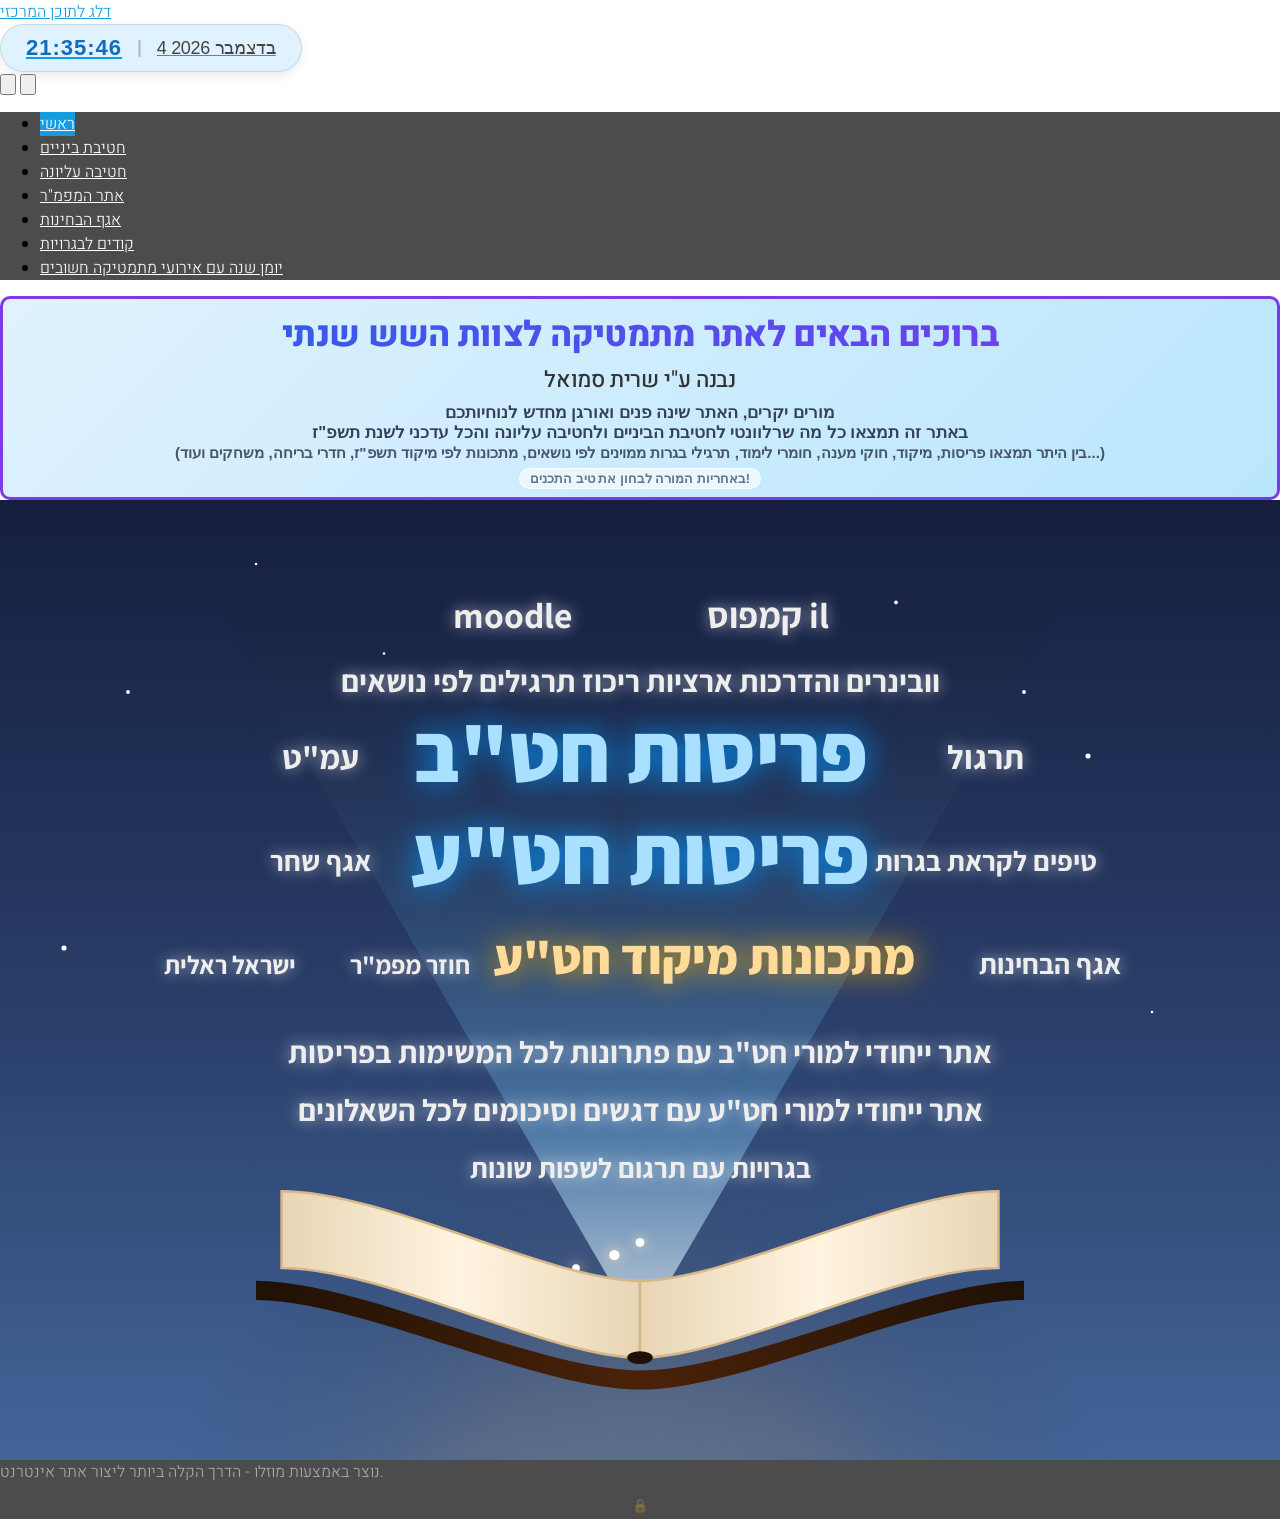
<file: index.html>
<!doctype html>

<html lang="he">

    <head>

        <title>לצוות השש שנתי מאת שרית סמואל - ראשי</title>


    <link rel="canonical" href="index.html">




        <link rel="preconnect" href="https://dss4hwpyv4qfp.cloudfront.net"><link rel="preconnect" href="https://site-1101069.mozfiles.com">
        <meta charset="utf-8" />
        <meta name="viewport" content="width=device-width,initial-scale=1.0,maximum-scale=1.0" />

        <link href="https://dss4hwpyv4qfp.cloudfront.net/designs/_shared/fonts/?family=Open+Sans:regular,italic,600,700&subset=latin,latin-ext,cyrillic" rel="stylesheet" type="text/css" />
        <link rel="stylesheet" href="https://dss4hwpyv4qfp.cloudfront.net/designs/_shared/css/layout-shared.css?v=2.837" type="text/css" />
        <link rel="stylesheet" href="https://dss4hwpyv4qfp.cloudfront.net/designs/_shared/css/legacy-v1.css?v=2.837" type="text/css" />
        <link rel="stylesheet" href="https://dss4hwpyv4qfp.cloudfront.net/designs/clarity/css/layout.css?v=2.837" type="text/css" />
        <link rel="stylesheet" href="https://dss4hwpyv4qfp.cloudfront.net/designs/clarity/css/editable.css?v=2.837" type="text/css" />

        <link href="favicon.png" rel="shortcut icon">
<link href="favicon.png" rel="apple-touch-icon">        
                <script src="https://dss4hwpyv4qfp.cloudfront.net/libs/js/jquery/2.2.4/jquery.min.js" ></script>
            <script src="https://dss4hwpyv4qfp.cloudfront.net/libs/js/bannerplay/jquery.bannerplay.js?v=2.837" defer></script>
            <script src="https://dss4hwpyv4qfp.cloudfront.net/libs/js/responsivevideos/jquery.responsivevideos.js?v=2.837" defer></script>
            <script src="https://dss4hwpyv4qfp.cloudfront.net/designs/_shared/js/bookings.js?v=2.837" defer></script>
            <script src="https://dss4hwpyv4qfp.cloudfront.net/designs/_shared/js/designfx.js?v=2.837" defer></script>
            <script src="https://dss4hwpyv4qfp.cloudfront.net/libs/js/mozlive.js?v=2.837" ></script>
            <script>var FRONTEND_CDN = 'https://dss4hwpyv4qfp.cloudfront.net';</script>



            <script>
                var mozCatalogUser = {
                    isLoggedIn: 0,
                    favorites: []
                }
            </script>
            

    

    <script src="https://dss4hwpyv4qfp.cloudfront.net/m/localize/menu/he/?v=2.837" defer></script>
<script src="https://dss4hwpyv4qfp.cloudfront.net/m/localize/cart/he/?v=2.837" defer></script>
<script src="https://dss4hwpyv4qfp.cloudfront.net/libs/js/component/cart.js?v=2.837" defer></script>
<script src="https://dss4hwpyv4qfp.cloudfront.net/libs/js/component/variants.js?v=2.837" defer></script>
<script src="https://dss4hwpyv4qfp.cloudfront.net/libs/js/component/filter.js?v=2.837" defer></script>

            <script>
                var mozPageMozApi = {"language":"he","page":"page"}
            </script>
            



    <!-- Global site tag (gtag.js) - Google Analytics -->
    <script async src="https://www.googletagmanager.com/gtag/js?id=G-GXEQGFCYLR"></script>
    <script>
        window.dataLayer = window.dataLayer || [];
        function gtag(){dataLayer.push(arguments);}
        gtag('js', new Date());
        if (window.mozCookieNotificationUsed) {
            gtag('consent', 'default', {
                'analytics_storage': window.mozAllowStatisticsCookies ? 'granted' : 'denied',
                'ad_storage': window.mozAllowMarketingCookies ? 'granted' : 'denied',
                'ad_user_data': window.mozAllowMarketingCookies ? 'granted' : 'denied',
                'ad_personalization': window.mozAllowMarketingCookies ? 'granted' : 'denied'
            });
        }
        gtag('config', 'G-GXEQGFCYLR');
    </script>

            <link rel="preconnect" href="https://fonts.googleapis.com">
    <link rel="preconnect" href="https://fonts.gstatic.com" crossorigin>
    <link href="https://fonts.googleapis.com/css?family=Heebo:300,500,800&subset=latin,latin-ext,cyrillic,hebrew&display=swap" rel="stylesheet" type="text/css" />
            <style class="mz_customizer_style customizer">
                                                                            #top { border-top-color :  #159ce0  }
                                                                                                                            #title .mz_wysiwyg { color :  #000000  }
                                                                                                                            #menu, #menu ul ul { background-color :  #4c4c4c  }
                                                                                                                            #menu > ul > li.selected > a, #menu ul ul li a:hover, #submenu li:hover > a, #submenu li.selected > a { background-color :  #159ce0  }
                                                                                                                                                #menu ul li a, #menu ul ul li a { border-color :  #666666  }
                                                                                                                            #menu ul li a, #menu ul ul li a, #menu ul ul li a:hover, #submenu li:hover > a, #submenu li.selected > a, #menu ul li > a:hover, #menu ul li.selected > a { color :  #ffffff  }
                                                                                                                            #languages li > a { color :  #cfcfcf  }
                                                                                                                            #languages li.selected > a, #languages li > a:hover { background-color :  #eeeeee  }
                                                                                                                            #languages li.selected > a, #languages li > a:hover { color :  #aaaaaa  }
                                                                                                                            a, .mz_editable a, .mz_recentposts a:hover { color :  #159ce0  }
                                                                                                                            a:hover, .mz_editable a:hover { color :  #aaaaaa  }
                                                                                                                            .moze-form .moze-formbutton, .moze-button, .moze-button-large { background-color :  #159ce0  }
                                                                            .moze-button-large.btn-alt-light { border-color :  #159ce0  }
                                                                            .moze-button-large.btn-white, .moze-button.btn-alt, .moze-button-large.btn-alt { color :  #159ce0  }
                                                                                                                            .moze-button:hover, .moze-button-large:hover, .moze-form .moze-formbutton:hover { background-color :  #aaaaaa  }
                                                                                                                            #bigbar-overlay { background-color :  rgba(0, 0, 0, 0.5)  }
                                                                                                                            .bigbar-h1 .mz_wysiwyg, .bigbar-h2 .mz_wysiwyg { color :  #ffffff  }
                                                                                                                            .mz_editable h1, .mz_editable h1.moze-megatitle, .mz_editable h1 a { color :  #333333  }
                                                                                                                            .mz_editable h2, .sidebox h2 { color :  #333333  }
                                                                                                                            .mz_editable h3 { color :  #aaaaaa  }
                                                                                                                            .section-bg-1 { background-color :  #f7f7f7  }
                                                                                                                            .section-bg-2 { background-color :  #159ce0  }
                                                                                                                            .section-bg-3 { background-color :  #4c4c4c  }
                                                                                                                            #bottom { background-color :  #4c4c4c  }
                                                                                                                            #bottom .mz_wysiwyg { color :  #aaaaaa  }
                                                                                                                            #bottom a { color :  #eeeeee  }
                                                                            #bottom .mz_social a { fill :  #eeeeee  }
                                                                                                                            #bottom a:hover { color :  #ffffff  }
                                                                                                                                                                                                                                                                                                                                                                                                                                                    
        @media (forced-colors: active) {
            :root { --color-header :  Canvas  }
            :root { --color-title :  CanvasText  }
            :root { --color-menu-text :  LinkText  }
            :root { --color-menu-text-selected :  CanvasText  }
            :root { --color-menu-accent :  CanvasText  }
            :root { --color-submenu :  Canvas  }
            :root { --color-submenu-text :  LinkText  }
            :root { --color-submenu-text-selected :  CanvasText  }
            :root { --color-submenu-accent :  CanvasText  }
            :root { --color-link :  LinkText  }
            :root { --color-button :  ButtonFace  }
            :root { --color-button-text :  ButtonText  }
            :root { --color-button-hover :  ButtonFace  }
            :root { --color-button-text-hover :  ButtonText  }
            :root { --color-sidemenu-text :  LinkText  }
            :root { --color-sidemenu-text-hover :  CanvasText  }
            :root { --color-h1 :  CanvasText  }
            :root { --color-h2 :  CanvasText  }
            :root { --color-h3 :  CanvasText  }
            :root { --color-text :  CanvasText  }
            :root { --color-text-strong :  CanvasText  }
            :root { --color-price :  CanvasText  }
            :root { --color-text-highlight :  Canvas  }
            :root { --color-text-border :  CanvasText  }
            :root { --color-background :  Canvas  }
            :root { --color-section-bg-1 :  Canvas  }
            :root { --color-section-bg-2 :  Canvas  }
            :root { --color-section-bg-3 :  Canvas  }
            :root { --color-footer :  Canvas  }
            :root { --color-footer-text :  CanvasText  }
            :root { --color-footer-link :  LinkText  }
            :root { --color-footer-link-hover :  CanvasText  }
            :root { --color-text-1 :  CanvasText  }
            :root { --color-text-1-highlight :  Canvas  }
            :root { --color-text-1-button :  ButtonFace  }
            :root { --color-text-1-button-text :  ButtonText  }
        }

    </style>
    <style class="mz_customizer_style customizer-fonts">
                                                                                                                                                                                                                                                                                                                                                                                                                                                                                                                                                                                                                    body, .mz_editable {
                                                                                font-family : Heebo, Arial, Helvetica, sans-serif;
                                                                                                            font-weight : 300;
                                                                        }
                                                                                                                            #title .mz_wysiwyg {
                                                                                font-family : Heebo, Arial, Helvetica, sans-serif;
                                                                                                            font-weight : 800;
                                                                                                            letter-spacing : -.02em;
                                                                                                            font-style : normal;
                                                                        }
                                                                                                                            .mz_editable h1, .mz_editable h1.moze-megatitle {
                                                                                font-family : Heebo, Arial, Helvetica, sans-serif;
                                                                                                            font-weight : 800;
                                                                                                            letter-spacing : -.02em;
                                                                        }
                                                                                                                            .mz_editable h2, .sidebox h2 {
                                                                                font-family : Heebo, Arial, Helvetica, sans-serif;
                                                                                                            font-weight : 500;
                                                                                                            letter-spacing : -.015em;
                                                                        }
                                                                                                                            .mz_editable h3 {
                                                                                font-family : Heebo, Arial, Helvetica, sans-serif;
                                                                                                            font-weight : 500;
                                                                                                            letter-spacing : 0;
                                                                        }
                                                                                                                            .bigbar-h1 .mz_wysiwyg {
                                                                                font-family : Heebo, Arial, Helvetica, sans-serif;
                                                                                                            font-weight : 800;
                                                                                                            letter-spacing : -.026em;
                                                                                                            font-style : normal;
                                                                        }
                                                                                                                            .bigbar-h2 .mz_wysiwyg {
                                                                                font-family : Heebo, Arial, Helvetica, sans-serif;
                                                                                                            font-weight : 500;
                                                                        }
                                                                                                                            .moze-form input, .moze-form select, .moze-form textarea {
                                                                                font-family : Heebo, Arial, Helvetica, sans-serif;
                                                                                                            font-weight : 300;
                                                                        }
                                                                                                                            .moze-button, .moze-button-large, .moze-form .moze-formbutton {
                                                                                font-family : Heebo, Arial, Helvetica, sans-serif;
                                                                                                            font-weight : 300;
                                                                                                            letter-spacing : 0;
                                                                        }
                                                                                                                            .mz_editable .moze-blockquote {
                                                                                font-family : Heebo, Georgia, serif;
                                                                                                            font-style : italic;
                                                                        }
                                                                                                                            .mz_editable .moze-code {
                                                                                font-family : 'Courier New', Courier, monospace;
                                                                        }
                                                                                                                            #menu ul li a {
                                                                                font-family : Heebo, Arial, Helvetica, sans-serif;
                                                                                                            font-weight : 300;
                                                                        }
                                                                                                                            #menu > ul > li > a {
                                                                                font-family : Heebo, Arial, Helvetica, sans-serif;
                                                                                                            font-weight : 300;
                                                                                                            letter-spacing : 0;
                                                                        }
                                                                                                                            #languages li > a {
                                                                                font-family : Heebo, Arial, Helvetica, sans-serif;
                                                                                                            font-weight : 300;
                                                                        }
                                                                                                                                                                </style>

    
    


        <script src="https://dss4hwpyv4qfp.cloudfront.net/designs/_shared/js/legacy-v1.js?v=2.837" defer></script>

    </head>

    <body class="design-boxed mz_rtl    header-menu-center    footer-classic                                    " lang="he">

        
        <div id="wrap">

                                    <header id="top" >

    <div id="header" >
        <a id="skip-link" href="javascript:;" tabindex="1">דלג לתוכן המרכזי</a>

        
        <div id="title">
                            <a href="index.html"><div class="mz_component mz_wysiwyg mz_editable">    <div class="moze-wysiwyg-editor " >
                    <div class="clock-wrapper">
    <div class="moodle-widget">
        <div class="widget-top-row">
            <span id="timeDisplay" class="time-text">00:00:00</span>
            <span class="separator">|</span>
            <span id="dateDisplay" class="date-text">טוען...</span></div>
    </div>
</div>

<style>
    /* המעטפת החדשה שלא פוגעת באתר מוזלו */
    .clock-wrapper {
        display: flex;
        justify-content: flex-start; 
        align-items: center;
        font-family: -apple-system, BlinkMacSystemFont, 'Segoe UI', Roboto, Helvetica, Arial, sans-serif;
        background-color: transparent;
    }

    .moodle-widget {
        display: inline-flex;
        flex-direction: column;
        align-items: center;
        gap: 4px; 
        background: #e0f2fe; /* רקע תכלת */
        border: 1px solid rgba(0, 0, 0, 0.1);
        box-shadow: 0 4px 10px rgba(0, 0, 0, 0.08);
        border-radius: 25px; 
        padding: 10px 25px; 
        white-space: nowrap; 
    }

    .widget-top-row {
        display: flex;
        align-items: center;
        gap: 15px;
    }

    .time-text {
        font-weight: 800; 
        font-size: 22px; 
        color: #0f6cbf; 
        direction: ltr; 
        unicode-bidi: isolate;
        letter-spacing: 1px; 
    }

    .date-text {
        font-weight: 500;
        color: #444444; 
        font-size: 18px; 
    }
            
    .credit-text {
        font-size: 13px; 
        color: #666666; 
        font-weight: 500;
    }
            
    .separator {
        color: #bbbbbb;
        font-size: 18px; 
        padding-bottom: 2px;
    }
</style>

<script>
    function updateCompactClock() {
        const now = new Date();
        const hours = String(now.getHours()).padStart(2, '0');
        const minutes = String(now.getMinutes()).padStart(2, '0');
        const seconds = String(now.getSeconds()).padStart(2, '0');

        document.getElementById('timeDisplay').textContent = `${hours}:${minutes}:${seconds}`;

        const dateOptions = { 
            year: 'numeric', 
            month: 'long', 
            day: 'numeric' 
        };
        
        document.getElementById('dateDisplay').textContent = now.toLocaleDateString('he-IL', dateOptions);
    }

    updateCompactClock();
    setInterval(updateCompactClock, 1000);
</script>
            </div>
</div></a>
                    </div>
                    <div id="toptext" style="display: none">
                <div  class="mz_component mz_wysiwyg mz_editable">    <div class="moze-wysiwyg-editor " >
            </div>
</div>
            </div>
        
        <div id="header-navigation">

            
            <div id="header-side">

                <div id="header-actions">

                    <div id="header-icons">

                        <div id="shopicons">
                                                                                                                                        </div>
                        <div id="toolicons">

                        </div>

                    </div>

                    
                </div>

                

            </div>

        </div>

        <button id="menu-opener" aria-label="תפריט ראשי" class="mobile-menu-opener clearbutton"><svg xmlns="http://www.w3.org/2000/svg" viewBox="0 0 102 102"><path d="M4,25a3,3,0,0,1,0-6H98a3,3,0,0,1,0,6ZM4,54a3,3,0,0,1,0-6H98a3,3,0,0,1,0,6ZM4,83a3,3,0,0,1,0-6H98a3,3,0,0,1,0,6Z"/></svg></button>
<button id="languages-opener" aria-label="בחירת שפה" class="mobile-menu-opener clearbutton"><svg xmlns="http://www.w3.org/2000/svg" viewBox="0 0 102 102"><path d="M51.61,1H50.39a50,50,0,0,0,0,100h1.22a50,50,0,0,0,0-100ZM33.86,10.46A47.3,47.3,0,0,0,27.27,22H17.92A44,44,0,0,1,33.86,10.46ZM13.49,28H25.18a80.06,80.06,0,0,0-3.13,20H7.11A43.47,43.47,0,0,1,13.49,28ZM12,71h-.2A43.57,43.57,0,0,1,7.11,54H22.05a82,82,0,0,0,2.31,17Zm3.51,6H26.14a49.63,49.63,0,0,0,7.72,14.54A44.19,44.19,0,0,1,15.51,77ZM48,94.61C41.81,93,36.23,86.45,32.55,77H48ZM48,71H30.58a73.76,73.76,0,0,1-2.52-17H48Zm0-23H28.06a72.89,72.89,0,0,1,3.41-20H48Zm0-26H33.83C37.46,14.18,42.49,8.83,48,7.39Zm40.51,6a43.47,43.47,0,0,1,6.38,20H80a80.06,80.06,0,0,0-3.13-20Zm-4.43-6H74.73a47.3,47.3,0,0,0-6.59-11.54A44,44,0,0,1,84.08,22ZM54,7.39C59.51,8.83,64.54,14.18,68.17,22H54ZM54,28H70.53a72.89,72.89,0,0,1,3.41,20H54Zm0,26H73.94a73.76,73.76,0,0,1-2.52,17H54Zm0,40.61V77H69.45C65.77,86.45,60.19,93,54,94.61Zm14.14-3.07A49.63,49.63,0,0,0,75.86,77H86.49A44.19,44.19,0,0,1,68.14,91.54ZM90.2,71H77.64A82,82,0,0,0,80,54H94.89A43.52,43.52,0,0,1,90.2,71Z"/></svg></button>
    </div>
        <div id="menubox">
        <div id="menu-container">
            <div  class="mz_component mz_menu moze-overlay-zone" id="menu">

        <ul role="menu">
                    <li class="selected" role="none"><a href="index.html"
                       class="menu-item" role="menuitem" aria-current="true">ראשי</a>                            </li>
                    <li role="none"><a href="page-22/index.html"
                       class="menu-item" role="menuitem">חטיבת ביניים</a>                            </li>
                    <li role="none"><a href="page-1/index.html"
                       class="menu-item" role="menuitem">חטיבה עליונה</a>                            </li>
                    <li role="none"><a href="--3/index.html"
                       class="menu-item" role="menuitem">אתר המפמ&quot;ר</a>                            </li>
                    <li role="none"><a href="httpsexamseducationgovil/index.html"
                       class="menu-item" role="menuitem">אגף הבחינות</a>                            </li>
                    <li role="none"><a href="page-11/index.html"
                       class="menu-item" role="menuitem">קודים לבגרויות</a>                            </li>
                    <li role="none"><a href="page-3/index.html"
                       class="menu-item" role="menuitem">יומן שנה עם אירועי מתמטיקה חשובים</a>                            </li>
            </ul>
</div>
        </div>
    </div>
    </header>
            
                            <div id="main">


    
            
    
            <main class="mz_component mz_grid" data-cid="26983218" data-pid="6275595">
    

    
                                                                <div class="section section-customizable section-bg-none section-text-color-none section-height-s section-width-l"
     data-row-id="5637266"
     data-row-slice="text"
     data-row-slice-variant="text-1x1">

    <!-- slice-text -->

    <div class="container">

        <!-- Header -->

        
        <!-- Content -->

                                                        <div class="gridrow section-content" >
                                                                                    <div class="column-12-12" >
                                    <div  class="mz_component mz_wysiwyg mz_editable">    <div class="moze-wysiwyg-editor " >
                    <meta charset="UTF-8">
    <meta name="viewport" content="width=device-width, initial-scale=1.0">
    <title>מסע של ידע - שמיים בהירים ללא כיתוב על הספר</title>
    <link href="https://fonts.googleapis.com/css2?family=Assistant:wght@400;700;800&amp;display=swap" rel="stylesheet">
    <style>
        * {
            box-sizing: border-box;
        }
        
        .welcome-banner {
            background: linear-gradient(135deg, #e0f2fe 0%, #bae6fd 100%); 
            border-radius: 10px;
            padding: 8px 10px; /* צמצום דרסטי נוסף */
            text-align: center;
            font-family: -apple-system, BlinkMacSystemFont, 'Segoe UI', Roboto, Helvetica, Arial, sans-serif;
            width: 100%;
            margin: 0; /* ללא מרווח חיצוני כלל */
            border: 3px solid #7c3aed;
            animation: border-glow 3s ease-in-out infinite alternate;
            overflow: hidden;
        }

        .main-title {
            font-size: 2.2rem; /* הגדלנו משמעותית את הכותרת הראשית */
            font-weight: 800;
            margin-top: 2px;
            margin-bottom: 3px; 
            background: linear-gradient(to right, #2563eb, #7c3aed, #db2777, #2563eb);
            background-size: 300% 100%;
            -webkit-background-clip: text;
            -webkit-text-fill-color: transparent;
            animation: gradient-shift 6s ease-in-out infinite, slide-down 1s ease-out forwards;
            opacity: 0;
        }

        .author-title {
            font-size: 1.4rem; /* הוגדל כדי לבלוט משאר הטקסט, אך קטן מהכותרת */
            font-weight: 700;
            color: #4338ca;
            margin-top: 0;
            margin-bottom: 8px;
            opacity: 0;
            animation: fade-in-up 1s ease-out forwards;
            animation-delay: 0.4s;
        }

        .sub-title {
            font-size: 1.05rem;
            color: #334155;
            line-height: 1.1; 
            margin-top: 0;
            margin-bottom: 2px;
            opacity: 0;
            animation: fade-in-up 1s ease-out forwards;
            animation-delay: 0.8s;
        }
        
        .sub-title-2 {
            font-size: 0.95rem;
            color: #475569;
            line-height: 1.1;
            margin-top: 0;
            margin-bottom: 6px; /* מרווח מזערי לפני תיבת האזהרה */
            opacity: 0;
            animation: fade-in-up 1s ease-out forwards;
            animation-delay: 1.6s;
        }

        .disclaimer {
            font-size: 0.8rem;
            color: #64748b;
            font-weight: 600;
            opacity: 0;
            animation: fade-in 1s ease-out forwards;
            animation-delay: 2.5s;
            background: rgba(255, 255, 255, 0.6);
            display: inline-block;
            padding: 2px 10px; /* הקטנת התיבה עצמה */
            border-radius: 12px;
            border: 1px solid rgba(255, 255, 255, 0.8);
            margin-bottom: 0;
        }

        @keyframes border-glow {
            0% {
                box-shadow: 0 0 10px rgba(124, 58, 237, 0.4), inset 0 0 8px rgba(124, 58, 237, 0.1);
                border-color: #7c3aed;
            }
            100% {
                box-shadow: 0 0 20px rgba(219, 39, 119, 0.8), inset 0 0 10px rgba(219, 39, 119, 0.3);
                border-color: #db2777;
            }
        }

        @keyframes gradient-shift {
            0% { background-position: 0% 50%; }
            50% { background-position: 100% 50%; }
            100% { background-position: 0% 50%; }
        }

        @keyframes slide-down {
            from { transform: translateY(-10px); opacity: 0; }
            to { transform: translateY(0); opacity: 1; }
        }

        @keyframes fade-in-up {
            from { transform: translateY(10px); opacity: 0; }
            to { transform: translateY(0); opacity: 1; }
        }

        @keyframes fade-in {
            from { opacity: 0; }
            to { opacity: 1; }
        }
        
        @media (max-width: 600px) {
            .main-title { font-size: 1.6rem; }
            .author-title { font-size: 1.2rem; }
            .sub-title { font-size: 0.9rem; }
            .sub-title-2 { font-size: 0.85rem; }
            .welcome-banner { padding: 8px; border-width: 2px; }
        }

        body {
            margin: 0;
            padding: 0;
        }

        .magic-book-container {
            width: 100%;
            max-width: 100%; /* שונה ל-100% כדי לתפוס את כל המסך */
            margin: 0; /* ביטול שוליים */
            /* רקע שמיים מובהר מעט - גווני כחול דמדומים */
            background: linear-gradient(180deg, #151e3f 0%, #283c66 50%, #436599 100%);
            border-radius: 0; /* ביטול פינות מעוגלות */
            overflow: hidden;
            position: relative;
            font-family: 'Assistant', sans-serif;
            /* המסגרת והצל הוסרו כדי שיתמזג חלק במסך */
        }

        .magic-book-container svg {
            display: block;
            width: 100%;
            height: auto;
        }

        /* סגנונות לטקסט הזוהר */
        .glow-text {
            fill: #ffffff;
            text-anchor: middle;
            font-weight: 700;
            transition: all 0.3s ease;
            cursor: pointer;
        }

        .glow-text:hover {
            transform: scale(1.05);
            filter: brightness(1.3);
        }

        .text-neon-blue {
            fill: #aae0ff;
            font-weight: 800;
            filter: drop-shadow(0 0 12px rgba(0, 150, 255, 0.9));
        }

        .text-neon-gold {
            fill: #ffdb99;
            font-weight: 800;
            filter: drop-shadow(0 0 12px rgba(255, 180, 0, 0.9));
        }

        .text-white {
            fill: #eeeeee;
            filter: drop-shadow(0 0 6px rgba(255, 255, 255, 0.6));
        }

        /* אנימציות ריחוף וחלקיקים */
        @keyframes float-up {
            0% { transform: translateY(0px); }
            50% { transform: translateY(-8px); }
            100% { transform: translateY(0px); }
        }

        @keyframes float-down {
            0% { transform: translateY(0px); }
            50% { transform: translateY(8px); }
            100% { transform: translateY(0px); }
        }

        @keyframes particle-rise {
            0% { transform: translateY(0) scale(0.5); opacity: 0; }
            30% { opacity: 0.8; transform: translateY(-50px) scale(1.2); }
            100% { transform: translateY(-300px) scale(0.2); opacity: 0; }
        }
        
        @keyframes twinkle {
            0%, 100% { opacity: 0.3; }
            50% { opacity: 1; }
        }

        .float-1 { animation: float-up 4s ease-in-out infinite; }
        .float-2 { animation: float-down 5s ease-in-out infinite; }
        .float-3 { animation: float-up 6s ease-in-out infinite reverse; }

        .particle {
            fill: #ffffff;
            filter: drop-shadow(0 0 5px #ffebc2);
            animation: particle-rise 3s linear infinite;
        }
        .p1 { animation-duration: 4s; animation-delay: 0s; }
        .p2 { animation-duration: 3.5s; animation-delay: 1s; }
        .p3 { animation-duration: 5s; animation-delay: 2s; }
        .p4 { animation-duration: 4.5s; animation-delay: 0.5s; }
        .p5 { animation-duration: 3s; animation-delay: 1.5s; }
        
        .star {
            fill: #ffffff;
            animation: twinkle 4s ease-in-out infinite;
        }
        .star-delay-1 { animation-delay: 1s; }
        .star-delay-2 { animation-delay: 2s; }
        .star-delay-3 { animation-delay: 3s; }
    </style>



<div class="welcome-banner">
    <h1 class="main-title"><span class="moze-gigantic">ברוכים הבאים לאתר מתמטיקה לצוות השש שנתי</span></h1>
    <h2 class="author-title">נבנה ע"י שרית סמואל</h2>
    <p class="sub-title"><b>מורים יקרים, האתר שינה פנים ואורגן מחדש לנוחיותכם</b></p><p class="sub-title"><b>באתר זה תמצאו כל מה שרלוונטי לחטיבת הביניים ולחטיבה עליונה והכל עדכני לשנת תשפ"ז</b></p>
    <p class="sub-title-2"><b>(בין היתר תמצאו פריסות, מיקוד, חוקי מענה, חומרי לימוד, תרגילי בגרות ממוינים לפי נושאים, מתכונות לפי מיקוד תשפ"ז, חדרי בריחה, משחקים ועוד...)</b></p>
    <div class="disclaimer">באחריות המורה לבחון את טיב התכנים!</div>
</div>

<div class="magic-book-container">
    <svg viewBox="0 0 1000 750" xmlns="http://www.w3.org/2000/svg">
        <!-- הגדרות מעברי צבע (Gradients) -->
        <defs>
            <radialGradient id="magicGlow" cx="50%" cy="80%" r="50%">
                <stop offset="0%" stop-color="#3a8cc7" stop-opacity="0.5"></stop>
                <stop offset="50%" stop-color="#cc8833" stop-opacity="0.15"></stop>
                <stop offset="100%" stop-color="#000" stop-opacity="0"></stop>
            </radialGradient>
            
            <linearGradient id="beamGradient" x1="50%" y1="100%" x2="50%" y2="0%">
                <stop offset="0%" stop-color="#ffffff" stop-opacity="0.7"></stop>
                <stop offset="30%" stop-color="#77ccff" stop-opacity="0.3"></stop>
                <stop offset="100%" stop-color="#000000" stop-opacity="0"></stop>
            </linearGradient>

            <linearGradient id="bookCover" x1="0%" y1="0%" x2="100%" y2="0%">
                <stop offset="0%" stop-color="#1f1105"></stop>
                <stop offset="50%" stop-color="#4a2209"></stop>
                <stop offset="100%" stop-color="#1f1105"></stop>
            </linearGradient>
            
            <linearGradient id="bookPage" x1="0%" y1="0%" x2="100%" y2="0%">
                <stop offset="0%" stop-color="#e8d5b5"></stop>
                <stop offset="50%" stop-color="#fff4e0"></stop>
                <stop offset="100%" stop-color="#e8d5b5"></stop>
            </linearGradient>
        </defs>

        <!-- כוכבים ברקע השמיים -->
        <g id="stars">
            <circle cx="100" cy="150" r="1.5" class="star star-delay-1"></circle>
            <circle cx="850" cy="200" r="2" class="star star-delay-2"></circle>
            <circle cx="200" cy="50" r="1" class="star"></circle>
            <circle cx="700" cy="80" r="1.5" class="star star-delay-3"></circle>
            <circle cx="900" cy="400" r="1" class="star star-delay-1"></circle>
            <circle cx="50" cy="350" r="2" class="star star-delay-2"></circle>
            <circle cx="300" cy="120" r="1" class="star star-delay-3"></circle>
            <circle cx="800" cy="150" r="1.5" class="star"></circle>
        </g>

        <!-- הילה מרכזית זוהרת -->
        <circle cx="500" cy="650" r="400" fill="url(#magicGlow)"></circle>
        <polygon points="500,650 150,50 850,50" fill="url(#beamGradient)"></polygon>

        <!-- חלקיקי קסם זוהרים שעולים מהספר -->
        <g class="particles">
            <circle cx="450" cy="600" r="3" class="particle p1"></circle>
            <circle cx="550" cy="620" r="2.5" class="particle p2"></circle>
            <circle cx="480" cy="590" r="4" class="particle p3"></circle>
            <circle cx="520" cy="630" r="2" class="particle p4"></circle>
            <circle cx="500" cy="580" r="3.5" class="particle p5"></circle>
            <circle cx="420" cy="610" r="2" class="particle p2"></circle>
            <circle cx="580" cy="600" r="3" class="particle p1"></circle>
        </g>

        <!-- שכבת הספר -->
        <g id="book" transform="translate(0, -20)">
            <!-- כריכה אחורית -->
            <path d="M 500,700 C 420,700 280,630 200,630 L 200,645 C 280,645 420,715 500,715 C 580,715 720,645 800,645 L 800,630 C 720,630 580,700 500,700 Z" fill="url(#bookCover)"></path>
            <!-- דפים (שמאל וימין) -->
            <path d="M 500,690 C 430,690 300,620 220,620 C 220,600 220,580 220,560 C 300,560 430,630 500,630 Z" fill="url(#bookPage)" stroke="#d6b887" stroke-width="2"></path>
            <path d="M 500,690 C 570,690 700,620 780,620 C 780,600 780,580 780,560 C 700,560 570,630 500,630 Z" fill="url(#bookPage)" stroke="#d6b887" stroke-width="2"></path>
            <!-- שדרת הספר (אמצע) -->
            <ellipse cx="500" cy="690" rx="10" ry="5" fill="#1f1105"></ellipse>
            <!-- הכיתוב על הספר הוסר לבקשתך -->
        </g>

        <!-- טקסטים מרחפים -->
        <g id="floating-words">
            
            <!-- שורה 1 -->
            <g class="float-1">
                <text x="400" y="100" class="glow-text text-white" font-size="28">moodle</text>
                <text x="600" y="100" class="glow-text text-white" font-size="28">קמפוס il</text>
            </g>

            <!-- שורה 2 -->
            <g class="float-2">
                <text x="500" y="150" class="glow-text text-white" font-size="24">וובינרים והדרכות ארציות ריכוז תרגילים לפי נושאים</text>
            </g>

            <!-- שורה 3: כותרות גדולות ניאון -->
            <g class="float-3">
                <text x="250" y="210" class="glow-text text-white" font-size="26">עמ"ט</text>
                <text x="500" y="220" class="glow-text text-neon-blue" font-size="65">פריסות חט"ב</text>
                <text x="770" y="210" class="glow-text text-white" font-size="26">תרגול</text>
            </g>

            <!-- שורה 4: כותרות גדולות ניאון 2 -->
            <g class="float-1">
                <text x="250" y="290" class="glow-text text-white" font-size="22">אגף שחר</text>
                <text x="500" y="300" class="glow-text text-neon-blue" font-size="65">פריסות חט"ע</text>
                <text x="770" y="290" class="glow-text text-white" font-size="22">טיפים לקראת בגרות</text>
            </g>

            <!-- שורה 5: מיקוד -->
            <g class="float-2">
                <text x="180" y="370" class="glow-text text-white" font-size="20">ישראל ראלית</text>
                <text x="320" y="370" class="glow-text text-white" font-size="20">חוזר מפמ"ר</text>
                <text x="550" y="370" class="glow-text text-neon-gold" font-size="38">מתכונות מיקוד חט"ע</text>
                <text x="820" y="370" class="glow-text text-white" font-size="22">אגף הבחינות</text>
            </g>

            <!-- שורות תחתונות (פירוט מתחת לכותרות) -->
            <g class="float-3">
                <text x="500" y="440" class="glow-text text-white" font-size="24">אתר ייחודי למורי חט"ב עם פתרונות לכל המשימות בפריסות</text>
            </g>

            <g class="float-1">
                <text x="500" y="485" class="glow-text text-white" font-size="24">אתר ייחודי למורי חט"ע עם דגשים וסיכומים לכל השאלונים</text>
            </g>

            <g class="float-2">
                <text x="500" y="530" class="glow-text text-white" font-size="22">בגרויות עם תרגום לשפות שונות</text>
            </g>

        </g>
    </svg>
</div>

<script>
    // 1. חסימת תפריט קליק ימני בעכבר
    document.addEventListener('contextmenu', function(e) {
        e.preventDefault();
    });

    // 2. חסימת מקשי קיצור נפוצים לבדיקה ופתיחת קוד מקור
    document.addEventListener('keydown', function(e) {
        if (
            e.key === 'F12' || 
            (e.ctrlKey && e.shiftKey && (e.key === 'I' || e.key === 'i' || e.key === 'J' || e.key === 'j' || e.key === 'C' || e.key === 'c')) ||
            (e.ctrlKey && (e.key === 'u' || e.key === 'U' || e.key === 's' || e.key === 'S'))
        ) {
            e.preventDefault();
        }
    });
</script>
            </div>
</div>
                                </div>
                                                                                                                                                                                                                                    </div>
                                                                                                                        
        <!-- Footer -->

                
        
    </div>
</div>                                            <div class="section section-customizable section-bg-none section-text-color-none section-height-m section-width-l"
     data-row-id="15935604"
     data-row-slice="text"
     data-row-slice-variant="text-1x1">

    <!-- slice-text -->

    <div class="container">

        <!-- Header -->

        
        <!-- Content -->

                                                        <div class="gridrow section-content" >
                                                                                    <div class="column-12-12" >
                                    <div  class="mz_component mz_wysiwyg mz_editable">    <div class="moze-wysiwyg-editor " >
            </div>
</div>
                                </div>
                                                                                                                                                                                                                                    </div>
                                                                                                                        
        <!-- Footer -->

                
        
    </div>
</div>            
    
            </main>
    
        
        

    

    </div>

            <div class="ico-simple">
                
    <footer id="bottom" class="mz_footer ">
        
        <div id="footer">
            <div id="foottext">
                <div  class="mz_component mz_wysiwyg mz_editable">    <div class="moze-wysiwyg-editor " >
                    נוצר באמצעות מוזלו - הדרך הקלה ביותר ליצור אתר אינטרנט.
            </div>
</div>
            </div>
            <div id="social" >
                
            </div>
        </div>
    </footer>



            </div>

        </div>

        
    


    <script>
        $(document).ready(function(){
            $(".mz_wysiwyg").responsiveVideos();
        });
    </script>




    <script src="assets/site.js"></script>
</body>

</html>
</file>
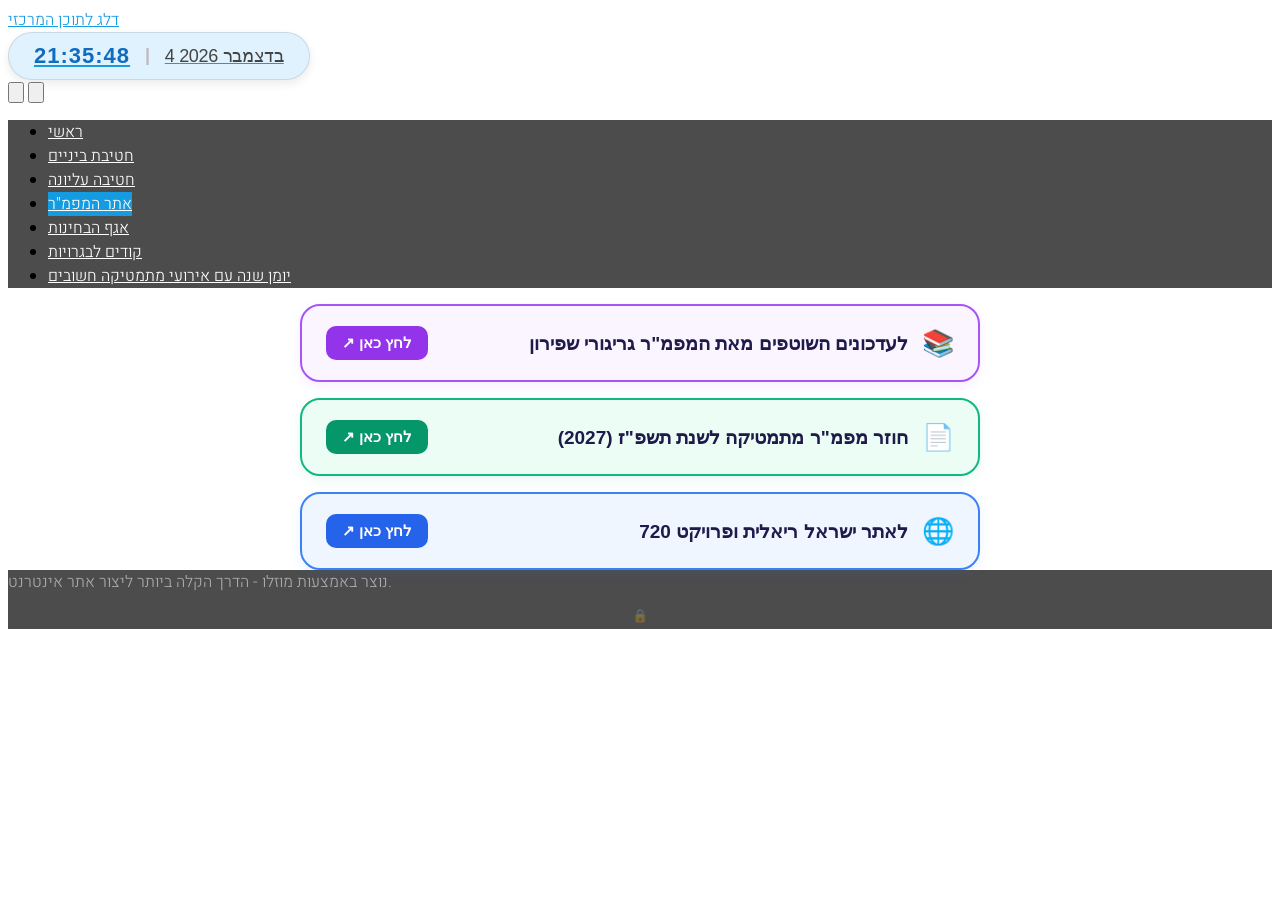
<file: --3/index.html>
<!doctype html>

<html lang="he">

    <head>

        <title>לצוות השש שנתי מאת שרית סמואל - אתר המפמ&quot;ר</title>


    <link rel="canonical" href="index.html">




        <link rel="preconnect" href="https://dss4hwpyv4qfp.cloudfront.net"><link rel="preconnect" href="https://site-1101069.mozfiles.com">
        <meta charset="utf-8" />
        <meta name="viewport" content="width=device-width,initial-scale=1.0,maximum-scale=1.0" />

        <link href="https://dss4hwpyv4qfp.cloudfront.net/designs/_shared/fonts/?family=Open+Sans:regular,italic,600,700&subset=latin,latin-ext,cyrillic" rel="stylesheet" type="text/css" />
        <link rel="stylesheet" href="https://dss4hwpyv4qfp.cloudfront.net/designs/_shared/css/layout-shared.css?v=2.837" type="text/css" />
        <link rel="stylesheet" href="https://dss4hwpyv4qfp.cloudfront.net/designs/_shared/css/legacy-v1.css?v=2.837" type="text/css" />
        <link rel="stylesheet" href="https://dss4hwpyv4qfp.cloudfront.net/designs/clarity/css/layout.css?v=2.837" type="text/css" />
        <link rel="stylesheet" href="https://dss4hwpyv4qfp.cloudfront.net/designs/clarity/css/editable.css?v=2.837" type="text/css" />

        <link href="../favicon.png" rel="shortcut icon">
<link href="../favicon.png" rel="apple-touch-icon">        
                <script src="https://dss4hwpyv4qfp.cloudfront.net/libs/js/jquery/2.2.4/jquery.min.js" ></script>
            <script src="https://dss4hwpyv4qfp.cloudfront.net/libs/js/bannerplay/jquery.bannerplay.js?v=2.837" defer></script>
            <script src="https://dss4hwpyv4qfp.cloudfront.net/libs/js/responsivevideos/jquery.responsivevideos.js?v=2.837" defer></script>
            <script src="https://dss4hwpyv4qfp.cloudfront.net/designs/_shared/js/bookings.js?v=2.837" defer></script>
            <script src="https://dss4hwpyv4qfp.cloudfront.net/designs/_shared/js/designfx.js?v=2.837" defer></script>
            <script src="https://dss4hwpyv4qfp.cloudfront.net/libs/js/mozlive.js?v=2.837" ></script>
            <script>var FRONTEND_CDN = 'https://dss4hwpyv4qfp.cloudfront.net';</script>



            <script>
                var mozCatalogUser = {
                    isLoggedIn: 0,
                    favorites: []
                }
            </script>
            

    

    <script src="https://dss4hwpyv4qfp.cloudfront.net/m/localize/menu/he/?v=2.837" defer></script>
<script src="https://dss4hwpyv4qfp.cloudfront.net/m/localize/cart/he/?v=2.837" defer></script>
<script src="https://dss4hwpyv4qfp.cloudfront.net/libs/js/component/cart.js?v=2.837" defer></script>
<script src="https://dss4hwpyv4qfp.cloudfront.net/libs/js/component/variants.js?v=2.837" defer></script>
<script src="https://dss4hwpyv4qfp.cloudfront.net/libs/js/component/filter.js?v=2.837" defer></script>

            <script>
                var mozPageMozApi = {"language":"he","page":"--3"}
            </script>
            



    <!-- Global site tag (gtag.js) - Google Analytics -->
    <script async src="https://www.googletagmanager.com/gtag/js?id=G-GXEQGFCYLR"></script>
    <script>
        window.dataLayer = window.dataLayer || [];
        function gtag(){dataLayer.push(arguments);}
        gtag('js', new Date());
        if (window.mozCookieNotificationUsed) {
            gtag('consent', 'default', {
                'analytics_storage': window.mozAllowStatisticsCookies ? 'granted' : 'denied',
                'ad_storage': window.mozAllowMarketingCookies ? 'granted' : 'denied',
                'ad_user_data': window.mozAllowMarketingCookies ? 'granted' : 'denied',
                'ad_personalization': window.mozAllowMarketingCookies ? 'granted' : 'denied'
            });
        }
        gtag('config', 'G-GXEQGFCYLR');
    </script>

            <link rel="preconnect" href="https://fonts.googleapis.com">
    <link rel="preconnect" href="https://fonts.gstatic.com" crossorigin>
    <link href="https://fonts.googleapis.com/css?family=Heebo:300,500,800&subset=latin,latin-ext,cyrillic,hebrew&display=swap" rel="stylesheet" type="text/css" />
            <style class="mz_customizer_style customizer">
                                                                            #top { border-top-color :  #159ce0  }
                                                                                                                            #title .mz_wysiwyg { color :  #000000  }
                                                                                                                            #menu, #menu ul ul { background-color :  #4c4c4c  }
                                                                                                                            #menu > ul > li.selected > a, #menu ul ul li a:hover, #submenu li:hover > a, #submenu li.selected > a { background-color :  #159ce0  }
                                                                                                                                                #menu ul li a, #menu ul ul li a { border-color :  #666666  }
                                                                                                                            #menu ul li a, #menu ul ul li a, #menu ul ul li a:hover, #submenu li:hover > a, #submenu li.selected > a, #menu ul li > a:hover, #menu ul li.selected > a { color :  #ffffff  }
                                                                                                                            #languages li > a { color :  #cfcfcf  }
                                                                                                                            #languages li.selected > a, #languages li > a:hover { background-color :  #eeeeee  }
                                                                                                                            #languages li.selected > a, #languages li > a:hover { color :  #aaaaaa  }
                                                                                                                            a, .mz_editable a, .mz_recentposts a:hover { color :  #159ce0  }
                                                                                                                            a:hover, .mz_editable a:hover { color :  #aaaaaa  }
                                                                                                                            .moze-form .moze-formbutton, .moze-button, .moze-button-large { background-color :  #159ce0  }
                                                                            .moze-button-large.btn-alt-light { border-color :  #159ce0  }
                                                                            .moze-button-large.btn-white, .moze-button.btn-alt, .moze-button-large.btn-alt { color :  #159ce0  }
                                                                                                                            .moze-button:hover, .moze-button-large:hover, .moze-form .moze-formbutton:hover { background-color :  #aaaaaa  }
                                                                                                                            #bigbar-overlay { background-color :  rgba(0, 0, 0, 0.5)  }
                                                                                                                            .bigbar-h1 .mz_wysiwyg, .bigbar-h2 .mz_wysiwyg { color :  #ffffff  }
                                                                                                                            .mz_editable h1, .mz_editable h1.moze-megatitle, .mz_editable h1 a { color :  #333333  }
                                                                                                                            .mz_editable h2, .sidebox h2 { color :  #333333  }
                                                                                                                            .mz_editable h3 { color :  #aaaaaa  }
                                                                                                                            .section-bg-1 { background-color :  #f7f7f7  }
                                                                                                                            .section-bg-2 { background-color :  #159ce0  }
                                                                                                                            .section-bg-3 { background-color :  #4c4c4c  }
                                                                                                                            #bottom { background-color :  #4c4c4c  }
                                                                                                                            #bottom .mz_wysiwyg { color :  #aaaaaa  }
                                                                                                                            #bottom a { color :  #eeeeee  }
                                                                            #bottom .mz_social a { fill :  #eeeeee  }
                                                                                                                            #bottom a:hover { color :  #ffffff  }
                                                                                                                                                                                                                                                                                                                                                                                                                                                    
        @media (forced-colors: active) {
            :root { --color-header :  Canvas  }
            :root { --color-title :  CanvasText  }
            :root { --color-menu-text :  LinkText  }
            :root { --color-menu-text-selected :  CanvasText  }
            :root { --color-menu-accent :  CanvasText  }
            :root { --color-submenu :  Canvas  }
            :root { --color-submenu-text :  LinkText  }
            :root { --color-submenu-text-selected :  CanvasText  }
            :root { --color-submenu-accent :  CanvasText  }
            :root { --color-link :  LinkText  }
            :root { --color-button :  ButtonFace  }
            :root { --color-button-text :  ButtonText  }
            :root { --color-button-hover :  ButtonFace  }
            :root { --color-button-text-hover :  ButtonText  }
            :root { --color-sidemenu-text :  LinkText  }
            :root { --color-sidemenu-text-hover :  CanvasText  }
            :root { --color-h1 :  CanvasText  }
            :root { --color-h2 :  CanvasText  }
            :root { --color-h3 :  CanvasText  }
            :root { --color-text :  CanvasText  }
            :root { --color-text-strong :  CanvasText  }
            :root { --color-price :  CanvasText  }
            :root { --color-text-highlight :  Canvas  }
            :root { --color-text-border :  CanvasText  }
            :root { --color-background :  Canvas  }
            :root { --color-section-bg-1 :  Canvas  }
            :root { --color-section-bg-2 :  Canvas  }
            :root { --color-section-bg-3 :  Canvas  }
            :root { --color-footer :  Canvas  }
            :root { --color-footer-text :  CanvasText  }
            :root { --color-footer-link :  LinkText  }
            :root { --color-footer-link-hover :  CanvasText  }
            :root { --color-text-1 :  CanvasText  }
            :root { --color-text-1-highlight :  Canvas  }
            :root { --color-text-1-button :  ButtonFace  }
            :root { --color-text-1-button-text :  ButtonText  }
        }

    </style>
    <style class="mz_customizer_style customizer-fonts">
                                                                                                                                                                                                                                                                                                                                                                                                                                                                                                                                                                                                                    body, .mz_editable {
                                                                                font-family : Heebo, Arial, Helvetica, sans-serif;
                                                                                                            font-weight : 300;
                                                                        }
                                                                                                                            #title .mz_wysiwyg {
                                                                                font-family : Heebo, Arial, Helvetica, sans-serif;
                                                                                                            font-weight : 800;
                                                                                                            letter-spacing : -.02em;
                                                                                                            font-style : normal;
                                                                        }
                                                                                                                            .mz_editable h1, .mz_editable h1.moze-megatitle {
                                                                                font-family : Heebo, Arial, Helvetica, sans-serif;
                                                                                                            font-weight : 800;
                                                                                                            letter-spacing : -.02em;
                                                                        }
                                                                                                                            .mz_editable h2, .sidebox h2 {
                                                                                font-family : Heebo, Arial, Helvetica, sans-serif;
                                                                                                            font-weight : 500;
                                                                                                            letter-spacing : -.015em;
                                                                        }
                                                                                                                            .mz_editable h3 {
                                                                                font-family : Heebo, Arial, Helvetica, sans-serif;
                                                                                                            font-weight : 500;
                                                                                                            letter-spacing : 0;
                                                                        }
                                                                                                                            .bigbar-h1 .mz_wysiwyg {
                                                                                font-family : Heebo, Arial, Helvetica, sans-serif;
                                                                                                            font-weight : 800;
                                                                                                            letter-spacing : -.026em;
                                                                                                            font-style : normal;
                                                                        }
                                                                                                                            .bigbar-h2 .mz_wysiwyg {
                                                                                font-family : Heebo, Arial, Helvetica, sans-serif;
                                                                                                            font-weight : 500;
                                                                        }
                                                                                                                            .moze-form input, .moze-form select, .moze-form textarea {
                                                                                font-family : Heebo, Arial, Helvetica, sans-serif;
                                                                                                            font-weight : 300;
                                                                        }
                                                                                                                            .moze-button, .moze-button-large, .moze-form .moze-formbutton {
                                                                                font-family : Heebo, Arial, Helvetica, sans-serif;
                                                                                                            font-weight : 300;
                                                                                                            letter-spacing : 0;
                                                                        }
                                                                                                                            .mz_editable .moze-blockquote {
                                                                                font-family : Heebo, Georgia, serif;
                                                                                                            font-style : italic;
                                                                        }
                                                                                                                            .mz_editable .moze-code {
                                                                                font-family : 'Courier New', Courier, monospace;
                                                                        }
                                                                                                                            #menu ul li a {
                                                                                font-family : Heebo, Arial, Helvetica, sans-serif;
                                                                                                            font-weight : 300;
                                                                        }
                                                                                                                            #menu > ul > li > a {
                                                                                font-family : Heebo, Arial, Helvetica, sans-serif;
                                                                                                            font-weight : 300;
                                                                                                            letter-spacing : 0;
                                                                        }
                                                                                                                            #languages li > a {
                                                                                font-family : Heebo, Arial, Helvetica, sans-serif;
                                                                                                            font-weight : 300;
                                                                        }
                                                                                                                                                                </style>

    
    


        <script src="https://dss4hwpyv4qfp.cloudfront.net/designs/_shared/js/legacy-v1.js?v=2.837" defer></script>

    </head>

    <body class="design-boxed mz_rtl    header-menu-center    footer-classic                                    " lang="he">

        
        <div id="wrap">

                                    <header id="top" >

    <div id="header" >
        <a id="skip-link" href="javascript:;" tabindex="1">דלג לתוכן המרכזי</a>

        
        <div id="title">
                            <a href="../index.html"><div class="mz_component mz_wysiwyg mz_editable">    <div class="moze-wysiwyg-editor " >
                    <div class="clock-wrapper">
    <div class="moodle-widget">
        <div class="widget-top-row">
            <span id="timeDisplay" class="time-text">00:00:00</span>
            <span class="separator">|</span>
            <span id="dateDisplay" class="date-text">טוען...</span></div>
    </div>
</div>

<style>
    /* המעטפת החדשה שלא פוגעת באתר מוזלו */
    .clock-wrapper {
        display: flex;
        justify-content: flex-start; 
        align-items: center;
        font-family: -apple-system, BlinkMacSystemFont, 'Segoe UI', Roboto, Helvetica, Arial, sans-serif;
        background-color: transparent;
    }

    .moodle-widget {
        display: inline-flex;
        flex-direction: column;
        align-items: center;
        gap: 4px; 
        background: #e0f2fe; /* רקע תכלת */
        border: 1px solid rgba(0, 0, 0, 0.1);
        box-shadow: 0 4px 10px rgba(0, 0, 0, 0.08);
        border-radius: 25px; 
        padding: 10px 25px; 
        white-space: nowrap; 
    }

    .widget-top-row {
        display: flex;
        align-items: center;
        gap: 15px;
    }

    .time-text {
        font-weight: 800; 
        font-size: 22px; 
        color: #0f6cbf; 
        direction: ltr; 
        unicode-bidi: isolate;
        letter-spacing: 1px; 
    }

    .date-text {
        font-weight: 500;
        color: #444444; 
        font-size: 18px; 
    }
            
    .credit-text {
        font-size: 13px; 
        color: #666666; 
        font-weight: 500;
    }
            
    .separator {
        color: #bbbbbb;
        font-size: 18px; 
        padding-bottom: 2px;
    }
</style>

<script>
    function updateCompactClock() {
        const now = new Date();
        const hours = String(now.getHours()).padStart(2, '0');
        const minutes = String(now.getMinutes()).padStart(2, '0');
        const seconds = String(now.getSeconds()).padStart(2, '0');

        document.getElementById('timeDisplay').textContent = `${hours}:${minutes}:${seconds}`;

        const dateOptions = { 
            year: 'numeric', 
            month: 'long', 
            day: 'numeric' 
        };
        
        document.getElementById('dateDisplay').textContent = now.toLocaleDateString('he-IL', dateOptions);
    }

    updateCompactClock();
    setInterval(updateCompactClock, 1000);
</script>
            </div>
</div></a>
                    </div>
                    <div id="toptext" style="display: none">
                <div  class="mz_component mz_wysiwyg mz_editable">    <div class="moze-wysiwyg-editor " >
            </div>
</div>
            </div>
        
        <div id="header-navigation">

            
            <div id="header-side">

                <div id="header-actions">

                    <div id="header-icons">

                        <div id="shopicons">
                                                                                                                                        </div>
                        <div id="toolicons">

                        </div>

                    </div>

                    
                </div>

                

            </div>

        </div>

        <button id="menu-opener" aria-label="תפריט ראשי" class="mobile-menu-opener clearbutton"><svg xmlns="http://www.w3.org/2000/svg" viewBox="0 0 102 102"><path d="M4,25a3,3,0,0,1,0-6H98a3,3,0,0,1,0,6ZM4,54a3,3,0,0,1,0-6H98a3,3,0,0,1,0,6ZM4,83a3,3,0,0,1,0-6H98a3,3,0,0,1,0,6Z"/></svg></button>
<button id="languages-opener" aria-label="בחירת שפה" class="mobile-menu-opener clearbutton"><svg xmlns="http://www.w3.org/2000/svg" viewBox="0 0 102 102"><path d="M51.61,1H50.39a50,50,0,0,0,0,100h1.22a50,50,0,0,0,0-100ZM33.86,10.46A47.3,47.3,0,0,0,27.27,22H17.92A44,44,0,0,1,33.86,10.46ZM13.49,28H25.18a80.06,80.06,0,0,0-3.13,20H7.11A43.47,43.47,0,0,1,13.49,28ZM12,71h-.2A43.57,43.57,0,0,1,7.11,54H22.05a82,82,0,0,0,2.31,17Zm3.51,6H26.14a49.63,49.63,0,0,0,7.72,14.54A44.19,44.19,0,0,1,15.51,77ZM48,94.61C41.81,93,36.23,86.45,32.55,77H48ZM48,71H30.58a73.76,73.76,0,0,1-2.52-17H48Zm0-23H28.06a72.89,72.89,0,0,1,3.41-20H48Zm0-26H33.83C37.46,14.18,42.49,8.83,48,7.39Zm40.51,6a43.47,43.47,0,0,1,6.38,20H80a80.06,80.06,0,0,0-3.13-20Zm-4.43-6H74.73a47.3,47.3,0,0,0-6.59-11.54A44,44,0,0,1,84.08,22ZM54,7.39C59.51,8.83,64.54,14.18,68.17,22H54ZM54,28H70.53a72.89,72.89,0,0,1,3.41,20H54Zm0,26H73.94a73.76,73.76,0,0,1-2.52,17H54Zm0,40.61V77H69.45C65.77,86.45,60.19,93,54,94.61Zm14.14-3.07A49.63,49.63,0,0,0,75.86,77H86.49A44.19,44.19,0,0,1,68.14,91.54ZM90.2,71H77.64A82,82,0,0,0,80,54H94.89A43.52,43.52,0,0,1,90.2,71Z"/></svg></button>
    </div>
        <div id="menubox">
        <div id="menu-container">
            <div  class="mz_component mz_menu moze-overlay-zone" id="menu">

        <ul role="menu">
                    <li role="none"><a href="../index.html"
                       class="menu-item" role="menuitem">ראשי</a>                            </li>
                    <li role="none"><a href="../page-22/index.html"
                       class="menu-item" role="menuitem">חטיבת ביניים</a>                            </li>
                    <li role="none"><a href="../page-1/index.html"
                       class="menu-item" role="menuitem">חטיבה עליונה</a>                            </li>
                    <li class="selected" role="none"><a href="index.html"
                       class="menu-item" role="menuitem" aria-current="true">אתר המפמ&quot;ר</a>                            </li>
                    <li role="none"><a href="../httpsexamseducationgovil/index.html"
                       class="menu-item" role="menuitem">אגף הבחינות</a>                            </li>
                    <li role="none"><a href="../page-11/index.html"
                       class="menu-item" role="menuitem">קודים לבגרויות</a>                            </li>
                    <li role="none"><a href="../page-3/index.html"
                       class="menu-item" role="menuitem">יומן שנה עם אירועי מתמטיקה חשובים</a>                            </li>
            </ul>
</div>
        </div>
    </div>
    </header>
            
                            <div id="main">


    
            
    
            <main class="mz_component mz_grid" data-cid="160620931" data-pid="13867934">
    

    
                                                                <div class="section section-customizable section-bg-none section-text-color-none section-height-m section-width-l"
     data-row-id="15935498"
     data-row-slice="text"
     data-row-slice-variant="text-1x1">

    <!-- slice-text -->

    <div class="container">

        <!-- Header -->

        
        <!-- Content -->

                                                        <div class="gridrow section-content" >
                                                                                    <div class="column-12-12" >
                                    <div  class="mz_component mz_wysiwyg mz_editable">    <div class="moze-wysiwyg-editor " >
                    <div oncontextmenu="return false;" style="max-width: 680px; margin: 0 auto; font-family: 'Rubik', Arial, sans-serif; display: flex; flex-direction: column; gap: 16px; direction: rtl; user-select: none; -webkit-user-select: none;">
    <!-- כרטיס אתר מפמ"ר -->
    <a href="https://mathematics.education.gov.il/" target="_blank" rel="noopener noreferrer" style="
        display: flex;
        align-items: center;
        justify-content: space-between;
        padding: 20px 24px;
        background-color: #faf5ff;
        border: 2.5px solid #a855f7;
        border-radius: 20px;
        text-decoration: none;
        box-shadow: 0 4px 12px rgba(168, 85, 247, 0.1);
        box-sizing: border-box;
    ">
        <div style="display: flex; align-items: center; gap: 14px;">
            <span style="font-size: 26px;">📚</span>
            <span style="font-size: 19px; font-weight: bold; color: #1e1b4b;">לעדכונים השוטפים מאת המפמ"ר גריגורי שפירון</span>
        </div>
        <span style="background-color: #9333ea; color: #ffffff; padding: 8px 16px; border-radius: 10px; font-weight: bold; font-size: 15px; white-space: nowrap; margin-right: 10px;">לחץ כאן ↗</span>
    </a>

    <!-- כרטיס חוזר מפמ"ר -->
    <a href="https://meyda.education.gov.il/files/Pop/0files/matmatika/Chativa-Elyona/mafmar/hozer-mafmar-tashpaz.pdf" target="_blank" rel="noopener noreferrer" style="
        display: flex;
        align-items: center;
        justify-content: space-between;
        padding: 20px 24px;
        background-color: #ecfdf5;
        border: 2.5px solid #10b981;
        border-radius: 20px;
        text-decoration: none;
        box-shadow: 0 4px 12px rgba(16, 185, 129, 0.1);
        box-sizing: border-box;
    ">
        <div style="display: flex; align-items: center; gap: 14px;">
            <span style="font-size: 26px;">📄</span>
            <span style="font-size: 19px; font-weight: bold; color: #1e1b4b;">חוזר מפמ"ר מתמטיקה לשנת תשפ"ז (2027)</span>
        </div>
        <span style="background-color: #059669; color: #ffffff; padding: 8px 16px; border-radius: 10px; font-weight: bold; font-size: 15px; white-space: nowrap; margin-right: 10px;">לחץ כאן ↗</span>
    </a>

    <!-- כרטיס ישראל ריאלית -->
    <a href="https://edu-tech.education.gov.il/israel-realistic/stem/promoting-stem-feb/" target="_blank" rel="noopener noreferrer" style="
        display: flex;
        align-items: center;
        justify-content: space-between;
        padding: 20px 24px;
        background-color: #eff6ff;
        border: 2.5px solid #3b82f6;
        border-radius: 20px;
        text-decoration: none;
        box-shadow: 0 4px 12px rgba(59, 130, 246, 0.1);
        box-sizing: border-box;
    ">
        <div style="display: flex; align-items: center; gap: 14px;">
            <span style="font-size: 26px;">🌐</span>
            <span style="font-size: 19px; font-weight: bold; color: #1e1b4b;">לאתר ישראל ריאלית ופרויקט 720</span>
        </div>
        <span style="background-color: #2563eb; color: #ffffff; padding: 8px 16px; border-radius: 10px; font-weight: bold; font-size: 15px; white-space: nowrap; margin-right: 10px;">לחץ כאן ↗</span>
    </a>
</div>
            </div>
</div>
                                </div>
                                                                                                                                                                                                                                    </div>
                                                                                                                        
        <!-- Footer -->

                
        
    </div>
</div>            
    
            </main>
    
        
        

    

    </div>

            <div class="ico-simple">
                
    <footer id="bottom" class="mz_footer ">
        
        <div id="footer">
            <div id="foottext">
                <div  class="mz_component mz_wysiwyg mz_editable">    <div class="moze-wysiwyg-editor " >
                    נוצר באמצעות מוזלו - הדרך הקלה ביותר ליצור אתר אינטרנט.
            </div>
</div>
            </div>
            <div id="social" >
                
            </div>
        </div>
    </footer>



            </div>

        </div>

        
    


    <script>
        $(document).ready(function(){
            $(".mz_wysiwyg").responsiveVideos();
        });
    </script>




    <script src="../assets/site.js"></script>
</body>

</html>
</file>
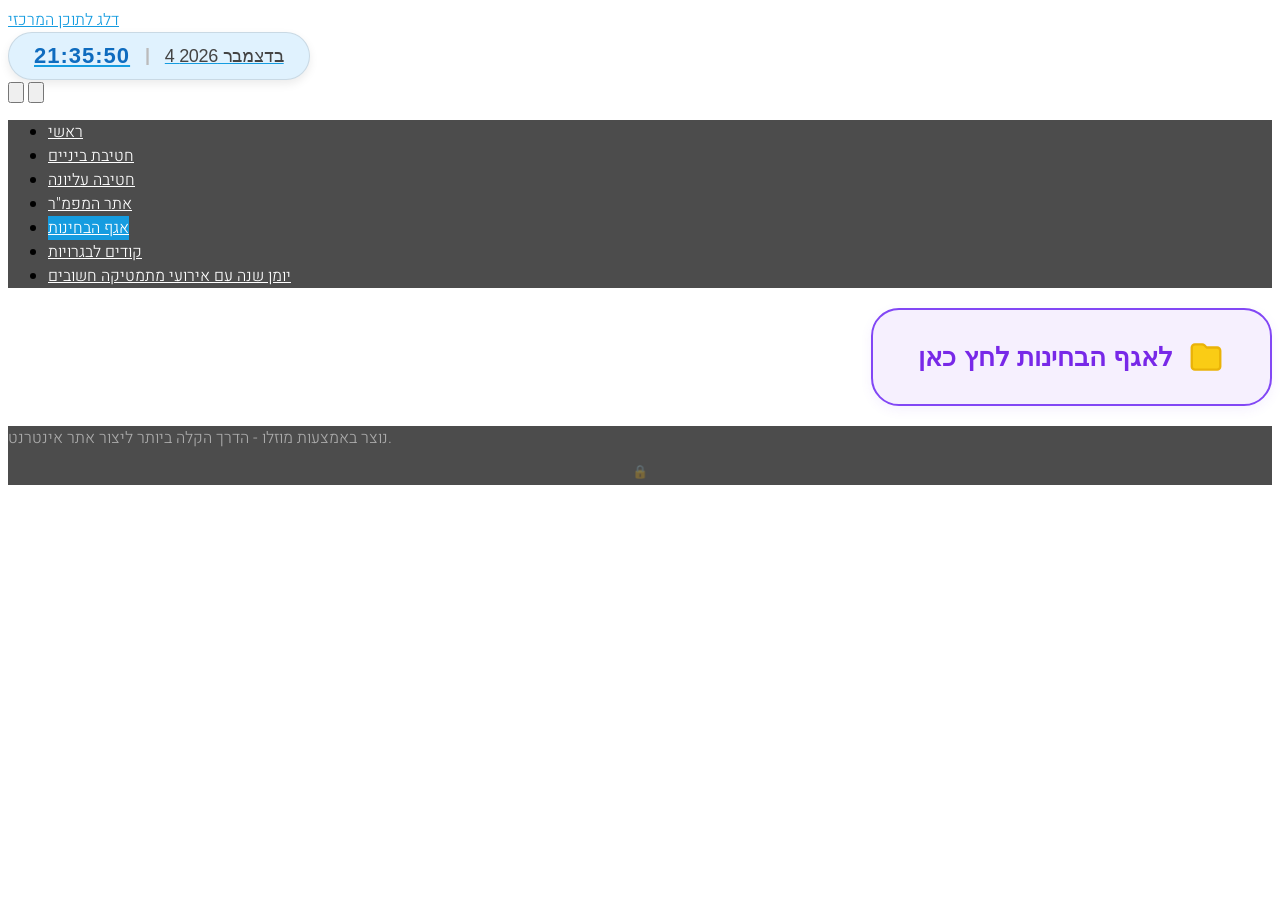
<file: httpsexamseducationgovil/index.html>
<!doctype html>

<html lang="he">

    <head>

        <title>לצוות השש שנתי מאת שרית סמואל - אגף הבחינות</title>


    <link rel="canonical" href="index.html">




        <link rel="preconnect" href="https://dss4hwpyv4qfp.cloudfront.net"><link rel="preconnect" href="https://site-1101069.mozfiles.com">
        <meta charset="utf-8" />
        <meta name="viewport" content="width=device-width,initial-scale=1.0,maximum-scale=1.0" />

        <link href="https://dss4hwpyv4qfp.cloudfront.net/designs/_shared/fonts/?family=Open+Sans:regular,italic,600,700&subset=latin,latin-ext,cyrillic" rel="stylesheet" type="text/css" />
        <link rel="stylesheet" href="https://dss4hwpyv4qfp.cloudfront.net/designs/_shared/css/layout-shared.css?v=2.837" type="text/css" />
        <link rel="stylesheet" href="https://dss4hwpyv4qfp.cloudfront.net/designs/_shared/css/legacy-v1.css?v=2.837" type="text/css" />
        <link rel="stylesheet" href="https://dss4hwpyv4qfp.cloudfront.net/designs/clarity/css/layout.css?v=2.837" type="text/css" />
        <link rel="stylesheet" href="https://dss4hwpyv4qfp.cloudfront.net/designs/clarity/css/editable.css?v=2.837" type="text/css" />

        <link href="../favicon.png" rel="shortcut icon">
<link href="../favicon.png" rel="apple-touch-icon">        
                <script src="https://dss4hwpyv4qfp.cloudfront.net/libs/js/jquery/2.2.4/jquery.min.js" ></script>
            <script src="https://dss4hwpyv4qfp.cloudfront.net/libs/js/bannerplay/jquery.bannerplay.js?v=2.837" defer></script>
            <script src="https://dss4hwpyv4qfp.cloudfront.net/libs/js/responsivevideos/jquery.responsivevideos.js?v=2.837" defer></script>
            <script src="https://dss4hwpyv4qfp.cloudfront.net/designs/_shared/js/bookings.js?v=2.837" defer></script>
            <script src="https://dss4hwpyv4qfp.cloudfront.net/designs/_shared/js/designfx.js?v=2.837" defer></script>
            <script src="https://dss4hwpyv4qfp.cloudfront.net/libs/js/mozlive.js?v=2.837" ></script>
            <script>var FRONTEND_CDN = 'https://dss4hwpyv4qfp.cloudfront.net';</script>



            <script>
                var mozCatalogUser = {
                    isLoggedIn: 0,
                    favorites: []
                }
            </script>
            

    

    <script src="https://dss4hwpyv4qfp.cloudfront.net/m/localize/menu/he/?v=2.837" defer></script>
<script src="https://dss4hwpyv4qfp.cloudfront.net/m/localize/cart/he/?v=2.837" defer></script>
<script src="https://dss4hwpyv4qfp.cloudfront.net/libs/js/component/cart.js?v=2.837" defer></script>
<script src="https://dss4hwpyv4qfp.cloudfront.net/libs/js/component/variants.js?v=2.837" defer></script>
<script src="https://dss4hwpyv4qfp.cloudfront.net/libs/js/component/filter.js?v=2.837" defer></script>

            <script>
                var mozPageMozApi = {"language":"he","page":"httpsexamseducationgovil"}
            </script>
            



    <!-- Global site tag (gtag.js) - Google Analytics -->
    <script async src="https://www.googletagmanager.com/gtag/js?id=G-GXEQGFCYLR"></script>
    <script>
        window.dataLayer = window.dataLayer || [];
        function gtag(){dataLayer.push(arguments);}
        gtag('js', new Date());
        if (window.mozCookieNotificationUsed) {
            gtag('consent', 'default', {
                'analytics_storage': window.mozAllowStatisticsCookies ? 'granted' : 'denied',
                'ad_storage': window.mozAllowMarketingCookies ? 'granted' : 'denied',
                'ad_user_data': window.mozAllowMarketingCookies ? 'granted' : 'denied',
                'ad_personalization': window.mozAllowMarketingCookies ? 'granted' : 'denied'
            });
        }
        gtag('config', 'G-GXEQGFCYLR');
    </script>

            <link rel="preconnect" href="https://fonts.googleapis.com">
    <link rel="preconnect" href="https://fonts.gstatic.com" crossorigin>
    <link href="https://fonts.googleapis.com/css?family=Heebo:300,500,800&subset=latin,latin-ext,cyrillic,hebrew&display=swap" rel="stylesheet" type="text/css" />
            <style class="mz_customizer_style customizer">
                                                                            #top { border-top-color :  #159ce0  }
                                                                                                                            #title .mz_wysiwyg { color :  #000000  }
                                                                                                                            #menu, #menu ul ul { background-color :  #4c4c4c  }
                                                                                                                            #menu > ul > li.selected > a, #menu ul ul li a:hover, #submenu li:hover > a, #submenu li.selected > a { background-color :  #159ce0  }
                                                                                                                                                #menu ul li a, #menu ul ul li a { border-color :  #666666  }
                                                                                                                            #menu ul li a, #menu ul ul li a, #menu ul ul li a:hover, #submenu li:hover > a, #submenu li.selected > a, #menu ul li > a:hover, #menu ul li.selected > a { color :  #ffffff  }
                                                                                                                            #languages li > a { color :  #cfcfcf  }
                                                                                                                            #languages li.selected > a, #languages li > a:hover { background-color :  #eeeeee  }
                                                                                                                            #languages li.selected > a, #languages li > a:hover { color :  #aaaaaa  }
                                                                                                                            a, .mz_editable a, .mz_recentposts a:hover { color :  #159ce0  }
                                                                                                                            a:hover, .mz_editable a:hover { color :  #aaaaaa  }
                                                                                                                            .moze-form .moze-formbutton, .moze-button, .moze-button-large { background-color :  #159ce0  }
                                                                            .moze-button-large.btn-alt-light { border-color :  #159ce0  }
                                                                            .moze-button-large.btn-white, .moze-button.btn-alt, .moze-button-large.btn-alt { color :  #159ce0  }
                                                                                                                            .moze-button:hover, .moze-button-large:hover, .moze-form .moze-formbutton:hover { background-color :  #aaaaaa  }
                                                                                                                            #bigbar-overlay { background-color :  rgba(0, 0, 0, 0.5)  }
                                                                                                                            .bigbar-h1 .mz_wysiwyg, .bigbar-h2 .mz_wysiwyg { color :  #ffffff  }
                                                                                                                            .mz_editable h1, .mz_editable h1.moze-megatitle, .mz_editable h1 a { color :  #333333  }
                                                                                                                            .mz_editable h2, .sidebox h2 { color :  #333333  }
                                                                                                                            .mz_editable h3 { color :  #aaaaaa  }
                                                                                                                            .section-bg-1 { background-color :  #f7f7f7  }
                                                                                                                            .section-bg-2 { background-color :  #159ce0  }
                                                                                                                            .section-bg-3 { background-color :  #4c4c4c  }
                                                                                                                            #bottom { background-color :  #4c4c4c  }
                                                                                                                            #bottom .mz_wysiwyg { color :  #aaaaaa  }
                                                                                                                            #bottom a { color :  #eeeeee  }
                                                                            #bottom .mz_social a { fill :  #eeeeee  }
                                                                                                                            #bottom a:hover { color :  #ffffff  }
                                                                                                                                                                                                                                                                                                                                                                                                                                                    
        @media (forced-colors: active) {
            :root { --color-header :  Canvas  }
            :root { --color-title :  CanvasText  }
            :root { --color-menu-text :  LinkText  }
            :root { --color-menu-text-selected :  CanvasText  }
            :root { --color-menu-accent :  CanvasText  }
            :root { --color-submenu :  Canvas  }
            :root { --color-submenu-text :  LinkText  }
            :root { --color-submenu-text-selected :  CanvasText  }
            :root { --color-submenu-accent :  CanvasText  }
            :root { --color-link :  LinkText  }
            :root { --color-button :  ButtonFace  }
            :root { --color-button-text :  ButtonText  }
            :root { --color-button-hover :  ButtonFace  }
            :root { --color-button-text-hover :  ButtonText  }
            :root { --color-sidemenu-text :  LinkText  }
            :root { --color-sidemenu-text-hover :  CanvasText  }
            :root { --color-h1 :  CanvasText  }
            :root { --color-h2 :  CanvasText  }
            :root { --color-h3 :  CanvasText  }
            :root { --color-text :  CanvasText  }
            :root { --color-text-strong :  CanvasText  }
            :root { --color-price :  CanvasText  }
            :root { --color-text-highlight :  Canvas  }
            :root { --color-text-border :  CanvasText  }
            :root { --color-background :  Canvas  }
            :root { --color-section-bg-1 :  Canvas  }
            :root { --color-section-bg-2 :  Canvas  }
            :root { --color-section-bg-3 :  Canvas  }
            :root { --color-footer :  Canvas  }
            :root { --color-footer-text :  CanvasText  }
            :root { --color-footer-link :  LinkText  }
            :root { --color-footer-link-hover :  CanvasText  }
            :root { --color-text-1 :  CanvasText  }
            :root { --color-text-1-highlight :  Canvas  }
            :root { --color-text-1-button :  ButtonFace  }
            :root { --color-text-1-button-text :  ButtonText  }
        }

    </style>
    <style class="mz_customizer_style customizer-fonts">
                                                                                                                                                                                                                                                                                                                                                                                                                                                                                                                                                                                                                    body, .mz_editable {
                                                                                font-family : Heebo, Arial, Helvetica, sans-serif;
                                                                                                            font-weight : 300;
                                                                        }
                                                                                                                            #title .mz_wysiwyg {
                                                                                font-family : Heebo, Arial, Helvetica, sans-serif;
                                                                                                            font-weight : 800;
                                                                                                            letter-spacing : -.02em;
                                                                                                            font-style : normal;
                                                                        }
                                                                                                                            .mz_editable h1, .mz_editable h1.moze-megatitle {
                                                                                font-family : Heebo, Arial, Helvetica, sans-serif;
                                                                                                            font-weight : 800;
                                                                                                            letter-spacing : -.02em;
                                                                        }
                                                                                                                            .mz_editable h2, .sidebox h2 {
                                                                                font-family : Heebo, Arial, Helvetica, sans-serif;
                                                                                                            font-weight : 500;
                                                                                                            letter-spacing : -.015em;
                                                                        }
                                                                                                                            .mz_editable h3 {
                                                                                font-family : Heebo, Arial, Helvetica, sans-serif;
                                                                                                            font-weight : 500;
                                                                                                            letter-spacing : 0;
                                                                        }
                                                                                                                            .bigbar-h1 .mz_wysiwyg {
                                                                                font-family : Heebo, Arial, Helvetica, sans-serif;
                                                                                                            font-weight : 800;
                                                                                                            letter-spacing : -.026em;
                                                                                                            font-style : normal;
                                                                        }
                                                                                                                            .bigbar-h2 .mz_wysiwyg {
                                                                                font-family : Heebo, Arial, Helvetica, sans-serif;
                                                                                                            font-weight : 500;
                                                                        }
                                                                                                                            .moze-form input, .moze-form select, .moze-form textarea {
                                                                                font-family : Heebo, Arial, Helvetica, sans-serif;
                                                                                                            font-weight : 300;
                                                                        }
                                                                                                                            .moze-button, .moze-button-large, .moze-form .moze-formbutton {
                                                                                font-family : Heebo, Arial, Helvetica, sans-serif;
                                                                                                            font-weight : 300;
                                                                                                            letter-spacing : 0;
                                                                        }
                                                                                                                            .mz_editable .moze-blockquote {
                                                                                font-family : Heebo, Georgia, serif;
                                                                                                            font-style : italic;
                                                                        }
                                                                                                                            .mz_editable .moze-code {
                                                                                font-family : 'Courier New', Courier, monospace;
                                                                        }
                                                                                                                            #menu ul li a {
                                                                                font-family : Heebo, Arial, Helvetica, sans-serif;
                                                                                                            font-weight : 300;
                                                                        }
                                                                                                                            #menu > ul > li > a {
                                                                                font-family : Heebo, Arial, Helvetica, sans-serif;
                                                                                                            font-weight : 300;
                                                                                                            letter-spacing : 0;
                                                                        }
                                                                                                                            #languages li > a {
                                                                                font-family : Heebo, Arial, Helvetica, sans-serif;
                                                                                                            font-weight : 300;
                                                                        }
                                                                                                                                                                </style>

    
    


        <script src="https://dss4hwpyv4qfp.cloudfront.net/designs/_shared/js/legacy-v1.js?v=2.837" defer></script>

    </head>

    <body class="design-boxed mz_rtl    header-menu-center    footer-classic                                    " lang="he">

        
        <div id="wrap">

                                    <header id="top" >

    <div id="header" >
        <a id="skip-link" href="javascript:;" tabindex="1">דלג לתוכן המרכזי</a>

        
        <div id="title">
                            <a href="../index.html"><div class="mz_component mz_wysiwyg mz_editable">    <div class="moze-wysiwyg-editor " >
                    <div class="clock-wrapper">
    <div class="moodle-widget">
        <div class="widget-top-row">
            <span id="timeDisplay" class="time-text">00:00:00</span>
            <span class="separator">|</span>
            <span id="dateDisplay" class="date-text">טוען...</span></div>
    </div>
</div>

<style>
    /* המעטפת החדשה שלא פוגעת באתר מוזלו */
    .clock-wrapper {
        display: flex;
        justify-content: flex-start; 
        align-items: center;
        font-family: -apple-system, BlinkMacSystemFont, 'Segoe UI', Roboto, Helvetica, Arial, sans-serif;
        background-color: transparent;
    }

    .moodle-widget {
        display: inline-flex;
        flex-direction: column;
        align-items: center;
        gap: 4px; 
        background: #e0f2fe; /* רקע תכלת */
        border: 1px solid rgba(0, 0, 0, 0.1);
        box-shadow: 0 4px 10px rgba(0, 0, 0, 0.08);
        border-radius: 25px; 
        padding: 10px 25px; 
        white-space: nowrap; 
    }

    .widget-top-row {
        display: flex;
        align-items: center;
        gap: 15px;
    }

    .time-text {
        font-weight: 800; 
        font-size: 22px; 
        color: #0f6cbf; 
        direction: ltr; 
        unicode-bidi: isolate;
        letter-spacing: 1px; 
    }

    .date-text {
        font-weight: 500;
        color: #444444; 
        font-size: 18px; 
    }
            
    .credit-text {
        font-size: 13px; 
        color: #666666; 
        font-weight: 500;
    }
            
    .separator {
        color: #bbbbbb;
        font-size: 18px; 
        padding-bottom: 2px;
    }
</style>

<script>
    function updateCompactClock() {
        const now = new Date();
        const hours = String(now.getHours()).padStart(2, '0');
        const minutes = String(now.getMinutes()).padStart(2, '0');
        const seconds = String(now.getSeconds()).padStart(2, '0');

        document.getElementById('timeDisplay').textContent = `${hours}:${minutes}:${seconds}`;

        const dateOptions = { 
            year: 'numeric', 
            month: 'long', 
            day: 'numeric' 
        };
        
        document.getElementById('dateDisplay').textContent = now.toLocaleDateString('he-IL', dateOptions);
    }

    updateCompactClock();
    setInterval(updateCompactClock, 1000);
</script>
            </div>
</div></a>
                    </div>
                    <div id="toptext" style="display: none">
                <div  class="mz_component mz_wysiwyg mz_editable">    <div class="moze-wysiwyg-editor " >
            </div>
</div>
            </div>
        
        <div id="header-navigation">

            
            <div id="header-side">

                <div id="header-actions">

                    <div id="header-icons">

                        <div id="shopicons">
                                                                                                                                        </div>
                        <div id="toolicons">

                        </div>

                    </div>

                    
                </div>

                

            </div>

        </div>

        <button id="menu-opener" aria-label="תפריט ראשי" class="mobile-menu-opener clearbutton"><svg xmlns="http://www.w3.org/2000/svg" viewBox="0 0 102 102"><path d="M4,25a3,3,0,0,1,0-6H98a3,3,0,0,1,0,6ZM4,54a3,3,0,0,1,0-6H98a3,3,0,0,1,0,6ZM4,83a3,3,0,0,1,0-6H98a3,3,0,0,1,0,6Z"/></svg></button>
<button id="languages-opener" aria-label="בחירת שפה" class="mobile-menu-opener clearbutton"><svg xmlns="http://www.w3.org/2000/svg" viewBox="0 0 102 102"><path d="M51.61,1H50.39a50,50,0,0,0,0,100h1.22a50,50,0,0,0,0-100ZM33.86,10.46A47.3,47.3,0,0,0,27.27,22H17.92A44,44,0,0,1,33.86,10.46ZM13.49,28H25.18a80.06,80.06,0,0,0-3.13,20H7.11A43.47,43.47,0,0,1,13.49,28ZM12,71h-.2A43.57,43.57,0,0,1,7.11,54H22.05a82,82,0,0,0,2.31,17Zm3.51,6H26.14a49.63,49.63,0,0,0,7.72,14.54A44.19,44.19,0,0,1,15.51,77ZM48,94.61C41.81,93,36.23,86.45,32.55,77H48ZM48,71H30.58a73.76,73.76,0,0,1-2.52-17H48Zm0-23H28.06a72.89,72.89,0,0,1,3.41-20H48Zm0-26H33.83C37.46,14.18,42.49,8.83,48,7.39Zm40.51,6a43.47,43.47,0,0,1,6.38,20H80a80.06,80.06,0,0,0-3.13-20Zm-4.43-6H74.73a47.3,47.3,0,0,0-6.59-11.54A44,44,0,0,1,84.08,22ZM54,7.39C59.51,8.83,64.54,14.18,68.17,22H54ZM54,28H70.53a72.89,72.89,0,0,1,3.41,20H54Zm0,26H73.94a73.76,73.76,0,0,1-2.52,17H54Zm0,40.61V77H69.45C65.77,86.45,60.19,93,54,94.61Zm14.14-3.07A49.63,49.63,0,0,0,75.86,77H86.49A44.19,44.19,0,0,1,68.14,91.54ZM90.2,71H77.64A82,82,0,0,0,80,54H94.89A43.52,43.52,0,0,1,90.2,71Z"/></svg></button>
    </div>
        <div id="menubox">
        <div id="menu-container">
            <div  class="mz_component mz_menu moze-overlay-zone" id="menu">

        <ul role="menu">
                    <li role="none"><a href="../index.html"
                       class="menu-item" role="menuitem">ראשי</a>                            </li>
                    <li role="none"><a href="../page-22/index.html"
                       class="menu-item" role="menuitem">חטיבת ביניים</a>                            </li>
                    <li role="none"><a href="../page-1/index.html"
                       class="menu-item" role="menuitem">חטיבה עליונה</a>                            </li>
                    <li role="none"><a href="../--3/index.html"
                       class="menu-item" role="menuitem">אתר המפמ&quot;ר</a>                            </li>
                    <li class="selected" role="none"><a href="index.html"
                       class="menu-item" role="menuitem" aria-current="true">אגף הבחינות</a>                            </li>
                    <li role="none"><a href="../page-11/index.html"
                       class="menu-item" role="menuitem">קודים לבגרויות</a>                            </li>
                    <li role="none"><a href="../page-3/index.html"
                       class="menu-item" role="menuitem">יומן שנה עם אירועי מתמטיקה חשובים</a>                            </li>
            </ul>
</div>
        </div>
    </div>
    </header>
            
                            <div id="main">


    
            
    
            <main class="mz_component mz_grid" data-cid="110018689" data-pid="11418059">
    

    
                                                                <div class="section section-customizable section-bg-none section-text-color-none section-height-m section-width-l"
     data-row-id="11561223"
     data-row-slice="text"
     data-row-slice-variant="text-1x1">

    <!-- slice-text -->

    <div class="container">

        <!-- Header -->

        
        <!-- Content -->

                                                        <div class="gridrow section-content" >
                                                                                    <div class="column-12-12" >
                                    <div  class="mz_component mz_wysiwyg mz_editable">    <div class="moze-wysiwyg-editor " >
                    <div style="margin: 20px 0px; direction: rtl; font-family: sans-serif;" class="moze-center">
  <a href="https://exams.education.gov.il/" target="_blank" rel="noopener noreferrer" style="display: inline-flex; align-items: center; justify-content: center; gap: 14px; padding: 28px 45px; background-color: #f6f0fe; border: 2.5px solid #8247f5; border-radius: 28px; text-decoration: none; box-shadow: 0 4px 12px rgba(130, 71, 245, 0.08); transition: all 0.2s ease; max-width: 100%; box-sizing: border-box;">
    <svg width="38" height="38" viewBox="0 0 24 24" fill="none" xmlns="http://www.w3.org/2000/svg" style="flex-shrink:0;">
      <path d="M19 20H5C3.89543 20 3 19.1046 3 18V6C3 4.89543 3.89543 4 5 4H9.58579C10.1162 4 10.625 4.21071 11 4.58579L12.4142 6H19C20.1046 6 21 6.89543 21 8V18C21 19.1046 20.1046 20 19 20Z" fill="#FACC15" stroke="#EAB308" stroke-width="1.5" stroke-linejoin="round"></path>
    </svg>
    <span style="color: #7828e8; font-size: 26px; font-weight: 800; font-family: sans-serif; white-space: nowrap;">לאגף הבחינות לחץ כאן</span>
  </a>
</div>
            </div>
</div>
                                </div>
                                                                                                                                                                                                                                    </div>
                                                                                                                        
        <!-- Footer -->

                
        
    </div>
</div>            
    
            </main>
    
        
        

    

    </div>

            <div class="ico-simple">
                
    <footer id="bottom" class="mz_footer ">
        
        <div id="footer">
            <div id="foottext">
                <div  class="mz_component mz_wysiwyg mz_editable">    <div class="moze-wysiwyg-editor " >
                    נוצר באמצעות מוזלו - הדרך הקלה ביותר ליצור אתר אינטרנט.
            </div>
</div>
            </div>
            <div id="social" >
                
            </div>
        </div>
    </footer>



            </div>

        </div>

        
    


    <script>
        $(document).ready(function(){
            $(".mz_wysiwyg").responsiveVideos();
        });
    </script>




    <script src="../assets/site.js"></script>
</body>

</html>
</file>
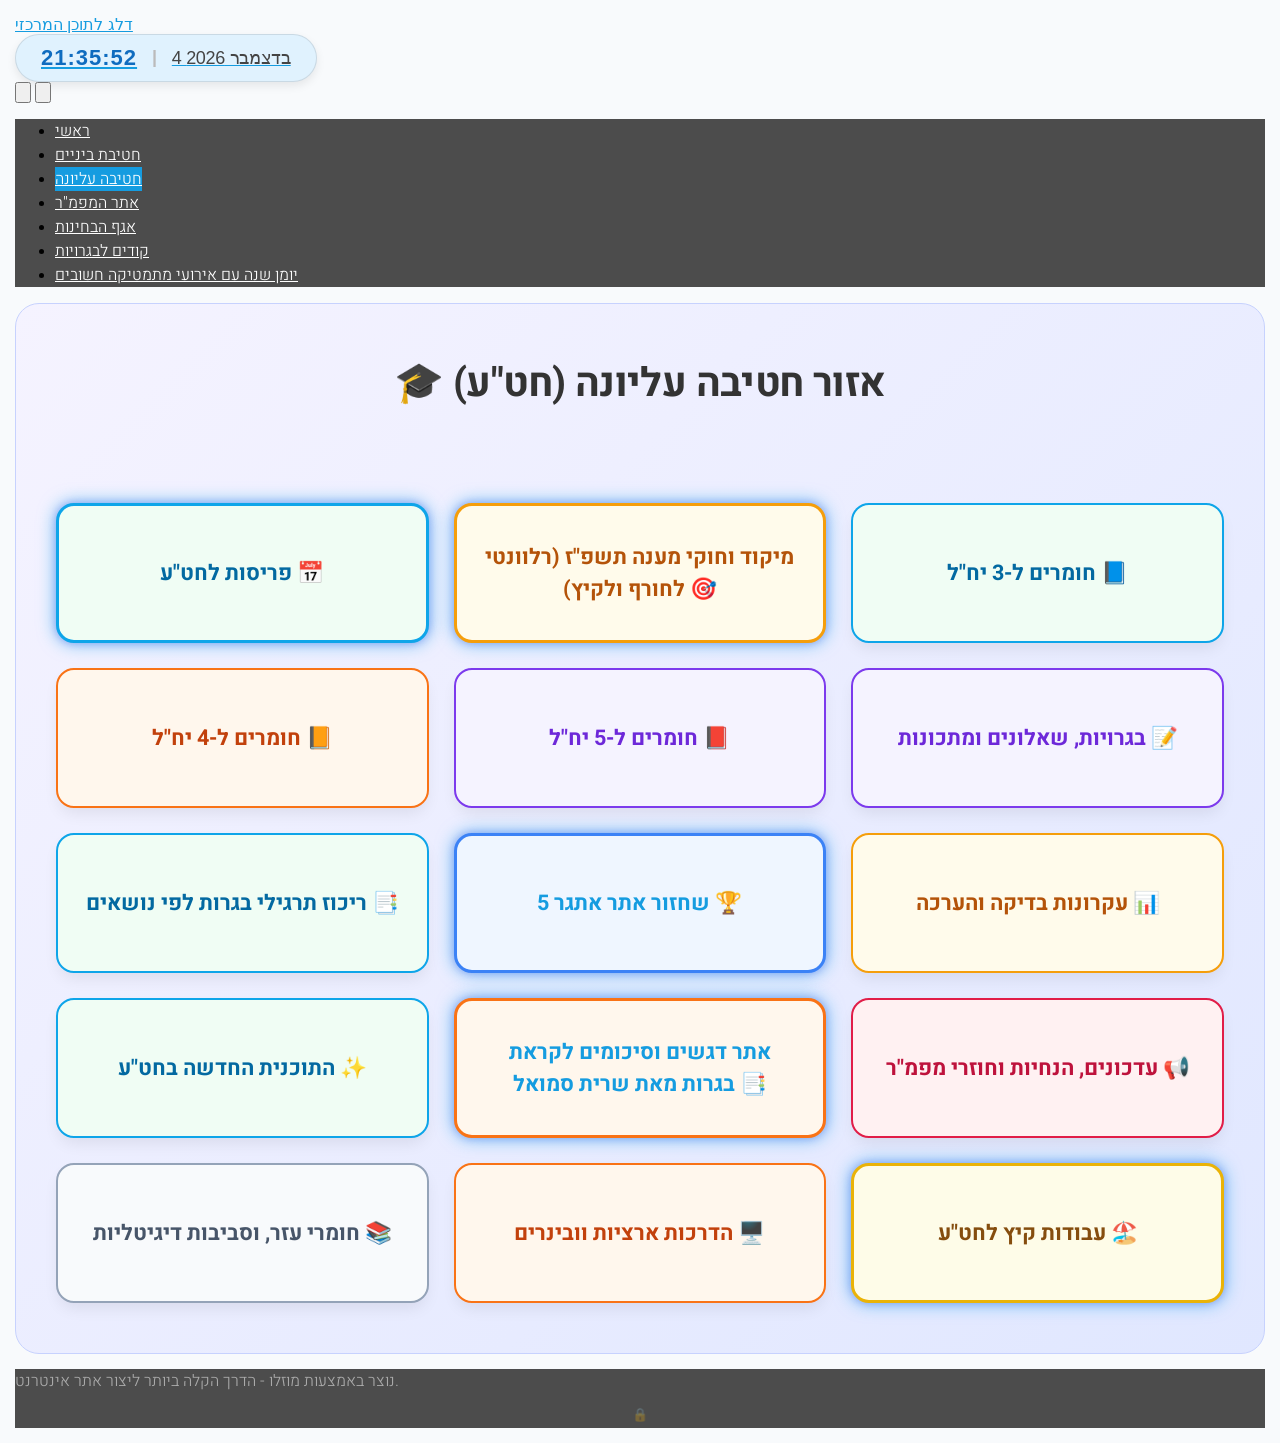
<file: page-1/index.html>
<!doctype html>

<html lang="he">

    <head>

        <title>לצוות השש שנתי מאת שרית סמואל - חטיבה עליונה</title>


    <link rel="canonical" href="index.html">




        <link rel="preconnect" href="https://dss4hwpyv4qfp.cloudfront.net"><link rel="preconnect" href="https://site-1101069.mozfiles.com">
        <meta charset="utf-8" />
        <meta name="viewport" content="width=device-width,initial-scale=1.0,maximum-scale=1.0" />

        <link href="https://dss4hwpyv4qfp.cloudfront.net/designs/_shared/fonts/?family=Open+Sans:regular,italic,600,700&subset=latin,latin-ext,cyrillic" rel="stylesheet" type="text/css" />
        <link rel="stylesheet" href="https://dss4hwpyv4qfp.cloudfront.net/designs/_shared/css/layout-shared.css?v=2.837" type="text/css" />
        <link rel="stylesheet" href="https://dss4hwpyv4qfp.cloudfront.net/designs/_shared/css/legacy-v1.css?v=2.837" type="text/css" />
        <link rel="stylesheet" href="https://dss4hwpyv4qfp.cloudfront.net/designs/clarity/css/layout.css?v=2.837" type="text/css" />
        <link rel="stylesheet" href="https://dss4hwpyv4qfp.cloudfront.net/designs/clarity/css/editable.css?v=2.837" type="text/css" />

        <link href="../favicon.png" rel="shortcut icon">
<link href="../favicon.png" rel="apple-touch-icon">        
                <script src="https://dss4hwpyv4qfp.cloudfront.net/libs/js/jquery/2.2.4/jquery.min.js" ></script>
            <script src="https://dss4hwpyv4qfp.cloudfront.net/libs/js/bannerplay/jquery.bannerplay.js?v=2.837" defer></script>
            <script src="https://dss4hwpyv4qfp.cloudfront.net/libs/js/responsivevideos/jquery.responsivevideos.js?v=2.837" defer></script>
            <script src="https://dss4hwpyv4qfp.cloudfront.net/designs/_shared/js/bookings.js?v=2.837" defer></script>
            <script src="https://dss4hwpyv4qfp.cloudfront.net/designs/_shared/js/designfx.js?v=2.837" defer></script>
            <script src="https://dss4hwpyv4qfp.cloudfront.net/libs/js/mozlive.js?v=2.837" ></script>
            <script>var FRONTEND_CDN = 'https://dss4hwpyv4qfp.cloudfront.net';</script>



            <script>
                var mozCatalogUser = {
                    isLoggedIn: 0,
                    favorites: []
                }
            </script>
            

    

    <script src="https://dss4hwpyv4qfp.cloudfront.net/m/localize/menu/he/?v=2.837" defer></script>
<script src="https://dss4hwpyv4qfp.cloudfront.net/m/localize/cart/he/?v=2.837" defer></script>
<script src="https://dss4hwpyv4qfp.cloudfront.net/libs/js/component/cart.js?v=2.837" defer></script>
<script src="https://dss4hwpyv4qfp.cloudfront.net/libs/js/component/variants.js?v=2.837" defer></script>
<script src="https://dss4hwpyv4qfp.cloudfront.net/libs/js/component/filter.js?v=2.837" defer></script>

            <script>
                var mozPageMozApi = {"language":"he","page":"page-1"}
            </script>
            



    <!-- Global site tag (gtag.js) - Google Analytics -->
    <script async src="https://www.googletagmanager.com/gtag/js?id=G-GXEQGFCYLR"></script>
    <script>
        window.dataLayer = window.dataLayer || [];
        function gtag(){dataLayer.push(arguments);}
        gtag('js', new Date());
        if (window.mozCookieNotificationUsed) {
            gtag('consent', 'default', {
                'analytics_storage': window.mozAllowStatisticsCookies ? 'granted' : 'denied',
                'ad_storage': window.mozAllowMarketingCookies ? 'granted' : 'denied',
                'ad_user_data': window.mozAllowMarketingCookies ? 'granted' : 'denied',
                'ad_personalization': window.mozAllowMarketingCookies ? 'granted' : 'denied'
            });
        }
        gtag('config', 'G-GXEQGFCYLR');
    </script>

            <link rel="preconnect" href="https://fonts.googleapis.com">
    <link rel="preconnect" href="https://fonts.gstatic.com" crossorigin>
    <link href="https://fonts.googleapis.com/css?family=Heebo:300,500,800&subset=latin,latin-ext,cyrillic,hebrew&display=swap" rel="stylesheet" type="text/css" />
            <style class="mz_customizer_style customizer">
                                                                            #top { border-top-color :  #159ce0  }
                                                                                                                            #title .mz_wysiwyg { color :  #000000  }
                                                                                                                            #menu, #menu ul ul { background-color :  #4c4c4c  }
                                                                                                                            #menu > ul > li.selected > a, #menu ul ul li a:hover, #submenu li:hover > a, #submenu li.selected > a { background-color :  #159ce0  }
                                                                                                                                                #menu ul li a, #menu ul ul li a { border-color :  #666666  }
                                                                                                                            #menu ul li a, #menu ul ul li a, #menu ul ul li a:hover, #submenu li:hover > a, #submenu li.selected > a, #menu ul li > a:hover, #menu ul li.selected > a { color :  #ffffff  }
                                                                                                                            #languages li > a { color :  #cfcfcf  }
                                                                                                                            #languages li.selected > a, #languages li > a:hover { background-color :  #eeeeee  }
                                                                                                                            #languages li.selected > a, #languages li > a:hover { color :  #aaaaaa  }
                                                                                                                            a, .mz_editable a, .mz_recentposts a:hover { color :  #159ce0  }
                                                                                                                            a:hover, .mz_editable a:hover { color :  #aaaaaa  }
                                                                                                                            .moze-form .moze-formbutton, .moze-button, .moze-button-large { background-color :  #159ce0  }
                                                                            .moze-button-large.btn-alt-light { border-color :  #159ce0  }
                                                                            .moze-button-large.btn-white, .moze-button.btn-alt, .moze-button-large.btn-alt { color :  #159ce0  }
                                                                                                                            .moze-button:hover, .moze-button-large:hover, .moze-form .moze-formbutton:hover { background-color :  #aaaaaa  }
                                                                                                                            #bigbar-overlay { background-color :  rgba(0, 0, 0, 0.5)  }
                                                                                                                            .bigbar-h1 .mz_wysiwyg, .bigbar-h2 .mz_wysiwyg { color :  #ffffff  }
                                                                                                                            .mz_editable h1, .mz_editable h1.moze-megatitle, .mz_editable h1 a { color :  #333333  }
                                                                                                                            .mz_editable h2, .sidebox h2 { color :  #333333  }
                                                                                                                            .mz_editable h3 { color :  #aaaaaa  }
                                                                                                                            .section-bg-1 { background-color :  #f7f7f7  }
                                                                                                                            .section-bg-2 { background-color :  #159ce0  }
                                                                                                                            .section-bg-3 { background-color :  #4c4c4c  }
                                                                                                                            #bottom { background-color :  #4c4c4c  }
                                                                                                                            #bottom .mz_wysiwyg { color :  #aaaaaa  }
                                                                                                                            #bottom a { color :  #eeeeee  }
                                                                            #bottom .mz_social a { fill :  #eeeeee  }
                                                                                                                            #bottom a:hover { color :  #ffffff  }
                                                                                                                                                                                                                                                                                                                                                                                                                                                    
        @media (forced-colors: active) {
            :root { --color-header :  Canvas  }
            :root { --color-title :  CanvasText  }
            :root { --color-menu-text :  LinkText  }
            :root { --color-menu-text-selected :  CanvasText  }
            :root { --color-menu-accent :  CanvasText  }
            :root { --color-submenu :  Canvas  }
            :root { --color-submenu-text :  LinkText  }
            :root { --color-submenu-text-selected :  CanvasText  }
            :root { --color-submenu-accent :  CanvasText  }
            :root { --color-link :  LinkText  }
            :root { --color-button :  ButtonFace  }
            :root { --color-button-text :  ButtonText  }
            :root { --color-button-hover :  ButtonFace  }
            :root { --color-button-text-hover :  ButtonText  }
            :root { --color-sidemenu-text :  LinkText  }
            :root { --color-sidemenu-text-hover :  CanvasText  }
            :root { --color-h1 :  CanvasText  }
            :root { --color-h2 :  CanvasText  }
            :root { --color-h3 :  CanvasText  }
            :root { --color-text :  CanvasText  }
            :root { --color-text-strong :  CanvasText  }
            :root { --color-price :  CanvasText  }
            :root { --color-text-highlight :  Canvas  }
            :root { --color-text-border :  CanvasText  }
            :root { --color-background :  Canvas  }
            :root { --color-section-bg-1 :  Canvas  }
            :root { --color-section-bg-2 :  Canvas  }
            :root { --color-section-bg-3 :  Canvas  }
            :root { --color-footer :  Canvas  }
            :root { --color-footer-text :  CanvasText  }
            :root { --color-footer-link :  LinkText  }
            :root { --color-footer-link-hover :  CanvasText  }
            :root { --color-text-1 :  CanvasText  }
            :root { --color-text-1-highlight :  Canvas  }
            :root { --color-text-1-button :  ButtonFace  }
            :root { --color-text-1-button-text :  ButtonText  }
        }

    </style>
    <style class="mz_customizer_style customizer-fonts">
                                                                                                                                                                                                                                                                                                                                                                                                                                                                                                                                                                                                                    body, .mz_editable {
                                                                                font-family : Heebo, Arial, Helvetica, sans-serif;
                                                                                                            font-weight : 300;
                                                                        }
                                                                                                                            #title .mz_wysiwyg {
                                                                                font-family : Heebo, Arial, Helvetica, sans-serif;
                                                                                                            font-weight : 800;
                                                                                                            letter-spacing : -.02em;
                                                                                                            font-style : normal;
                                                                        }
                                                                                                                            .mz_editable h1, .mz_editable h1.moze-megatitle {
                                                                                font-family : Heebo, Arial, Helvetica, sans-serif;
                                                                                                            font-weight : 800;
                                                                                                            letter-spacing : -.02em;
                                                                        }
                                                                                                                            .mz_editable h2, .sidebox h2 {
                                                                                font-family : Heebo, Arial, Helvetica, sans-serif;
                                                                                                            font-weight : 500;
                                                                                                            letter-spacing : -.015em;
                                                                        }
                                                                                                                            .mz_editable h3 {
                                                                                font-family : Heebo, Arial, Helvetica, sans-serif;
                                                                                                            font-weight : 500;
                                                                                                            letter-spacing : 0;
                                                                        }
                                                                                                                            .bigbar-h1 .mz_wysiwyg {
                                                                                font-family : Heebo, Arial, Helvetica, sans-serif;
                                                                                                            font-weight : 800;
                                                                                                            letter-spacing : -.026em;
                                                                                                            font-style : normal;
                                                                        }
                                                                                                                            .bigbar-h2 .mz_wysiwyg {
                                                                                font-family : Heebo, Arial, Helvetica, sans-serif;
                                                                                                            font-weight : 500;
                                                                        }
                                                                                                                            .moze-form input, .moze-form select, .moze-form textarea {
                                                                                font-family : Heebo, Arial, Helvetica, sans-serif;
                                                                                                            font-weight : 300;
                                                                        }
                                                                                                                            .moze-button, .moze-button-large, .moze-form .moze-formbutton {
                                                                                font-family : Heebo, Arial, Helvetica, sans-serif;
                                                                                                            font-weight : 300;
                                                                                                            letter-spacing : 0;
                                                                        }
                                                                                                                            .mz_editable .moze-blockquote {
                                                                                font-family : Heebo, Georgia, serif;
                                                                                                            font-style : italic;
                                                                        }
                                                                                                                            .mz_editable .moze-code {
                                                                                font-family : 'Courier New', Courier, monospace;
                                                                        }
                                                                                                                            #menu ul li a {
                                                                                font-family : Heebo, Arial, Helvetica, sans-serif;
                                                                                                            font-weight : 300;
                                                                        }
                                                                                                                            #menu > ul > li > a {
                                                                                font-family : Heebo, Arial, Helvetica, sans-serif;
                                                                                                            font-weight : 300;
                                                                                                            letter-spacing : 0;
                                                                        }
                                                                                                                            #languages li > a {
                                                                                font-family : Heebo, Arial, Helvetica, sans-serif;
                                                                                                            font-weight : 300;
                                                                        }
                                                                                                                                                                </style>

    
    


        <script src="https://dss4hwpyv4qfp.cloudfront.net/designs/_shared/js/legacy-v1.js?v=2.837" defer></script>

    </head>

    <body class="design-boxed mz_rtl    header-menu-center    footer-classic                                    " lang="he">

        
        <div id="wrap">

                                    <header id="top" >

    <div id="header" >
        <a id="skip-link" href="javascript:;" tabindex="1">דלג לתוכן המרכזי</a>

        
        <div id="title">
                            <a href="../index.html"><div class="mz_component mz_wysiwyg mz_editable">    <div class="moze-wysiwyg-editor " >
                    <div class="clock-wrapper">
    <div class="moodle-widget">
        <div class="widget-top-row">
            <span id="timeDisplay" class="time-text">00:00:00</span>
            <span class="separator">|</span>
            <span id="dateDisplay" class="date-text">טוען...</span></div>
    </div>
</div>

<style>
    /* המעטפת החדשה שלא פוגעת באתר מוזלו */
    .clock-wrapper {
        display: flex;
        justify-content: flex-start; 
        align-items: center;
        font-family: -apple-system, BlinkMacSystemFont, 'Segoe UI', Roboto, Helvetica, Arial, sans-serif;
        background-color: transparent;
    }

    .moodle-widget {
        display: inline-flex;
        flex-direction: column;
        align-items: center;
        gap: 4px; 
        background: #e0f2fe; /* רקע תכלת */
        border: 1px solid rgba(0, 0, 0, 0.1);
        box-shadow: 0 4px 10px rgba(0, 0, 0, 0.08);
        border-radius: 25px; 
        padding: 10px 25px; 
        white-space: nowrap; 
    }

    .widget-top-row {
        display: flex;
        align-items: center;
        gap: 15px;
    }

    .time-text {
        font-weight: 800; 
        font-size: 22px; 
        color: #0f6cbf; 
        direction: ltr; 
        unicode-bidi: isolate;
        letter-spacing: 1px; 
    }

    .date-text {
        font-weight: 500;
        color: #444444; 
        font-size: 18px; 
    }
            
    .credit-text {
        font-size: 13px; 
        color: #666666; 
        font-weight: 500;
    }
            
    .separator {
        color: #bbbbbb;
        font-size: 18px; 
        padding-bottom: 2px;
    }
</style>

<script>
    function updateCompactClock() {
        const now = new Date();
        const hours = String(now.getHours()).padStart(2, '0');
        const minutes = String(now.getMinutes()).padStart(2, '0');
        const seconds = String(now.getSeconds()).padStart(2, '0');

        document.getElementById('timeDisplay').textContent = `${hours}:${minutes}:${seconds}`;

        const dateOptions = { 
            year: 'numeric', 
            month: 'long', 
            day: 'numeric' 
        };
        
        document.getElementById('dateDisplay').textContent = now.toLocaleDateString('he-IL', dateOptions);
    }

    updateCompactClock();
    setInterval(updateCompactClock, 1000);
</script>
            </div>
</div></a>
                    </div>
                    <div id="toptext" style="display: none">
                <div  class="mz_component mz_wysiwyg mz_editable">    <div class="moze-wysiwyg-editor " >
            </div>
</div>
            </div>
        
        <div id="header-navigation">

            
            <div id="header-side">

                <div id="header-actions">

                    <div id="header-icons">

                        <div id="shopicons">
                                                                                                                                        </div>
                        <div id="toolicons">

                        </div>

                    </div>

                    
                </div>

                

            </div>

        </div>

        <button id="menu-opener" aria-label="תפריט ראשי" class="mobile-menu-opener clearbutton"><svg xmlns="http://www.w3.org/2000/svg" viewBox="0 0 102 102"><path d="M4,25a3,3,0,0,1,0-6H98a3,3,0,0,1,0,6ZM4,54a3,3,0,0,1,0-6H98a3,3,0,0,1,0,6ZM4,83a3,3,0,0,1,0-6H98a3,3,0,0,1,0,6Z"/></svg></button>
<button id="languages-opener" aria-label="בחירת שפה" class="mobile-menu-opener clearbutton"><svg xmlns="http://www.w3.org/2000/svg" viewBox="0 0 102 102"><path d="M51.61,1H50.39a50,50,0,0,0,0,100h1.22a50,50,0,0,0,0-100ZM33.86,10.46A47.3,47.3,0,0,0,27.27,22H17.92A44,44,0,0,1,33.86,10.46ZM13.49,28H25.18a80.06,80.06,0,0,0-3.13,20H7.11A43.47,43.47,0,0,1,13.49,28ZM12,71h-.2A43.57,43.57,0,0,1,7.11,54H22.05a82,82,0,0,0,2.31,17Zm3.51,6H26.14a49.63,49.63,0,0,0,7.72,14.54A44.19,44.19,0,0,1,15.51,77ZM48,94.61C41.81,93,36.23,86.45,32.55,77H48ZM48,71H30.58a73.76,73.76,0,0,1-2.52-17H48Zm0-23H28.06a72.89,72.89,0,0,1,3.41-20H48Zm0-26H33.83C37.46,14.18,42.49,8.83,48,7.39Zm40.51,6a43.47,43.47,0,0,1,6.38,20H80a80.06,80.06,0,0,0-3.13-20Zm-4.43-6H74.73a47.3,47.3,0,0,0-6.59-11.54A44,44,0,0,1,84.08,22ZM54,7.39C59.51,8.83,64.54,14.18,68.17,22H54ZM54,28H70.53a72.89,72.89,0,0,1,3.41,20H54Zm0,26H73.94a73.76,73.76,0,0,1-2.52,17H54Zm0,40.61V77H69.45C65.77,86.45,60.19,93,54,94.61Zm14.14-3.07A49.63,49.63,0,0,0,75.86,77H86.49A44.19,44.19,0,0,1,68.14,91.54ZM90.2,71H77.64A82,82,0,0,0,80,54H94.89A43.52,43.52,0,0,1,90.2,71Z"/></svg></button>
    </div>
        <div id="menubox">
        <div id="menu-container">
            <div  class="mz_component mz_menu moze-overlay-zone" id="menu">

        <ul role="menu">
                    <li role="none"><a href="../index.html"
                       class="menu-item" role="menuitem">ראשי</a>                            </li>
                    <li role="none"><a href="../page-22/index.html"
                       class="menu-item" role="menuitem">חטיבת ביניים</a>                            </li>
                    <li class="selected" role="none"><a href="index.html"
                       class="menu-item" role="menuitem" aria-current="true">חטיבה עליונה</a>                            </li>
                    <li role="none"><a href="../--3/index.html"
                       class="menu-item" role="menuitem">אתר המפמ&quot;ר</a>                            </li>
                    <li role="none"><a href="../httpsexamseducationgovil/index.html"
                       class="menu-item" role="menuitem">אגף הבחינות</a>                            </li>
                    <li role="none"><a href="../page-11/index.html"
                       class="menu-item" role="menuitem">קודים לבגרויות</a>                            </li>
                    <li role="none"><a href="../page-3/index.html"
                       class="menu-item" role="menuitem">יומן שנה עם אירועי מתמטיקה חשובים</a>                            </li>
            </ul>
</div>
        </div>
    </div>
    </header>
            
                            <div id="main">


    
            
    
            <main class="mz_component mz_grid" data-cid="166792608" data-pid="14137627">
    

    
                                                                <div class="section section-customizable section-bg-none section-text-color-none section-height-m section-width-l"
     data-row-id="15935316"
     data-row-slice="text"
     data-row-slice-variant="text-1x1">

    <!-- slice-text -->

    <div class="container">

        <!-- Header -->

        
        <!-- Content -->

                                                        <div class="gridrow section-content" >
                                                                                    <div class="column-12-12" >
                                    <div  class="mz_component mz_wysiwyg mz_editable">    <div class="moze-wysiwyg-editor " >
                    <meta charset="UTF-8">
    <meta name="viewport" content="width=device-width, initial-scale=1.0">
    <title>Math Hub - High School</title>
    <style>
        * { box-sizing: border-box; }
        body {
            margin: 0;
            padding: 15px;
            background: #f8fafc;
            font-family: -apple-system, BlinkMacSystemFont, 'Segoe UI', Roboto, Helvetica, Arial, sans-serif;
        }
        .ms-section {
            background: linear-gradient(135deg, #f5f3ff 0%, #e0e7ff 100%);
            padding: 50px 40px;
            border-radius: 24px;
            margin: 15px auto;
            border: 1px solid #c7d2fe;
            max-width: 1600px;
            width: 100%;
        }
        .ms-title {
            text-align: center;
            color: #4338ca;
            font-size: 2.5rem;
            margin-top: 0;
            margin-bottom: 50px;
            font-weight: 800;
        }
        .links-grid {
            display: grid;
            grid-template-columns: repeat(auto-fit, minmax(320px, 1fr));
            gap: 25px;
            max-width: 1500px;
            margin: 0 auto;
        }
        .link-card {
            background-color: #ffffff;
            border: 2px solid #e2e8f0;
            border-radius: 18px;
            padding: 35px 25px;
            text-decoration: none;
            color: #334155;
            font-size: 1.35rem;
            font-weight: 700;
            text-align: center;
            transition: all 0.3s ease;
            box-shadow: 0 8px 16px -3px rgba(0, 0, 0, 0.08);
            display: flex;
            align-items: center;
            justify-content: center;
            min-height: 140px;
            cursor: pointer;
        }
        .link-card:hover {
            transform: translateY(-6px);
            box-shadow: 0 14px 24px -4px rgba(124, 58, 237, 0.25);
            background-color: #fafafa;
        }

        .card-purple { background-color: #f5f3ff; border-color: #7c3aed; color: #6d28d9; }
        .card-purple:hover { border-color: #6d28d9; color: #5b21b6; }
        .card-yellow { background-color: #fefce8; border-color: #eab308; color: #854d0e; }
        .card-yellow:hover { border-color: #ca8a04; color: #713f12; }
        .card-cyan { background-color: #f0fdf4; border-color: #0ea5e9; color: #0369a1; }
        .card-cyan:hover { border-color: #0284c7; color: #075985; }
        .card-orange { background-color: #fff7ed; border-color: #f97316; color: #c2410c; }
        .card-orange:hover { border-color: #ea580c; color: #9a3412; }
        .card-gold { background-color: #fffbeb; border-color: #f59e0b; color: #b45309; }
        .card-gold:hover { border-color: #d97706; color: #92400e; }
        .card-gray { background-color: #f8fafc; border-color: #94a3b8; color: #475569; }
        .card-gray:hover { border-color: #64748b; color: #334155; }
        .card-rose { background-color: #fff1f2; border-color: #e11d48; color: #be123c; }
        .card-rose:hover { border-color: #be123c; color: #9f1239; }
        .card-blue { background-color: #eff6ff; border-color: #3b82f6; color: #1d4ed8; }
        .card-blue:hover { border-color: #2563eb; color: #1e40af; }

        .glowing-border {
            border-width: 3px;
            box-shadow: 0 0 18px rgba(14, 165, 233, 0.6), 0 0 8px rgba(124, 58, 237, 0.4);
            animation: pulse-glow 2s infinite alternate;
        }
        @keyframes pulse-glow {
            0% { box-shadow: 0 0 10px rgba(14, 165, 233, 0.4), 0 0 4px rgba(124, 58, 237, 0.3); }
            100% { box-shadow: 0 0 25px rgba(14, 165, 233, 0.9), 0 0 12px rgba(124, 58, 237, 0.7); }
        }

        .modal-toggle { display: none; }
        .modal-overlay {
            display: none;
            position: fixed;
            top: 0; left: 0; width: 100%; height: 100%;
            background: rgba(15, 23, 42, 0.75);
            z-index: 1000;
            justify-content: center;
            align-items: center;
            backdrop-filter: blur(4px);
        }
        .modal-toggle:checked + .modal-overlay { display: flex; }

        .modal-content {
            background: #ffffff;
            padding: 35px 30px 30px 30px;
            border-radius: 20px;
            width: 90%;
            max-width: 1000px;
            max-height: 85vh;
            overflow-y: auto;
            position: relative;
            box-shadow: 0 25px 50px -12px rgba(0, 0, 0, 0.25);
            border: 2px solid #c7d2fe;
        }
        .modal-wide { max-width: 1200px; }

        .modal-header-sticky {
            position: sticky;
            top: -35px;
            background: #ffffff;
            margin: -35px -30px 25px -30px;
            padding: 20px 30px 15px 30px;
            border-bottom: 2px solid #e2e8f0;
            z-index: 100;
            display: flex;
            align-items: center;
            justify-content: space-between;
            box-shadow: 0 4px 6px -2px rgba(0, 0, 0, 0.05);
        }
        .modal-footer-sticky {
            position: sticky;
            bottom: -30px;
            background: #ffffff;
            margin: 30px -30px -30px -30px;
            padding: 15px 30px;
            border-top: 2px solid #e2e8f0;
            z-index: 100;
            text-align: center;
            box-shadow: 0 -4px 6px -2px rgba(0, 0, 0, 0.05);
        }
        .close-btn {
            background: #f1f5f9;
            color: #64748b;
            border: none;
            border-radius: 50%;
            width: 40px; height: 40px;
            font-size: 1.3rem;
            font-weight: bold;
            cursor: pointer;
            display: flex;
            justify-content: center;
            align-items: center;
            transition: 0.2s;
        }
        .close-btn:hover { background: #ef4444; color: white; }

        .back-btn-large {
            display: inline-flex;
            align-items: center;
            gap: 10px;
            background: linear-gradient(135deg, #4f46e5 0%, #4338ca 100%);
            color: white;
            padding: 12px 24px;
            border-radius: 12px;
            font-size: 1.15rem;
            font-weight: 700;
            cursor: pointer;
            border: none;
            box-shadow: 0 4px 12px rgba(67, 56, 202, 0.25);
            transition: all 0.2s ease;
            text-decoration: none;
        }
        .back-btn-large:hover {
            background: linear-gradient(135deg, #4338ca 0%, #3730a3 100%);
            transform: translateY(-2px);
            box-shadow: 0 6px 15px rgba(67, 56, 202, 0.35);
        }

        .category-section {
            margin-bottom: 25px;
            background: #f8fafc;
            padding: 20px;
            border-radius: 12px;
            border: 1px solid #e2e8f0;
        }
        .category-title {
            color: #1e293b;
            font-size: 1.3rem;
            margin-top: 0;
            margin-bottom: 15px;
            border-bottom: 2px solid #cbd5e1;
            padding-bottom: 8px;
            font-weight: 700;
        }
        .sub-links-grid {
            display: grid;
            grid-template-columns: repeat(auto-fit, minmax(280px, 1fr));
            gap: 12px;
        }
        .sub-link-card {
            background: #ffffff;
            padding: 14px 18px;
            border-radius: 10px;
            border: 1px solid #cbd5e1;
            text-decoration: none;
            color: #334155;
            font-size: 1.05rem;
            font-weight: 600;
            transition: 0.2s;
            display: flex;
            align-items: center;
            justify-content: space-between;
            cursor: pointer;
        }
        .sub-link-card:hover {
            background: #eef2ff;
            border-color: #6366f1;
            color: #4f46e5;
            transform: translateX(-3px);
        }
        .new-badge {
            background-color: #ef4444;
            color: white;
            font-size: 0.75rem;
            padding: 2px 6px;
            border-radius: 12px;
            margin-right: 8px;
            vertical-align: middle;
        }
    </style>



    <div class="ms-section">
        <h2 class="ms-title"><span class="moze-huge"><b>🎓 אזור חטיבה עליונה (חט"ע)</b></span></h2><p><br></p>
        
        <div class="links-grid">
            <!-- 1. פריסות -->
            <label for="modal-plans-hs" class="link-card card-cyan glowing-border">
                פריסות לחט"ע 📅
            </label>

            <!-- 2. מיקוד -->
            <label for="modal-focus-rules" class="link-card card-gold glowing-border">
                מיקוד וחוקי מענה תשפ"ז (רלוונטי לחורף ולקיץ) 🎯
            </label>

            <!-- 3. חומרים ל-3 יח"ל -->
            <label for="modal-3-points" class="link-card card-cyan">
                חומרים ל-3 יח"ל 📘
            </label>
            
            <!-- 4. חומרים ל-4 יח"ל -->
            <label for="modal-4-points" class="link-card card-orange">
                חומרים ל-4 יח"ל 📙
            </label>

            <!-- 5. חומרים ל-5 יח"ל -->
            <label for="modal-5-points" class="link-card card-purple">
                חומרים ל-5 יח"ל 📕
            </label>

            <!-- 6. בגרויות ומתכונות -->
            <label for="modal-exams" class="link-card card-purple">
                בגרויות, שאלונים ומתכונות 📝
            </label>

            <!-- 7. ריכוז תרגילי בגרות -->
            <label for="modal-bagrut-topics" class="link-card card-cyan">
                ריכוז תרגילי בגרות לפי נושאים 📑
            </label>

            <!-- 8. שחזור אתר אתגר 5 (נוסף חדש!) -->
            <a href="https://view.genial.ly/62d9d3c33939ce0011f35914/presentation-5" target="_blank" class="link-card card-blue glowing-border">
                שחזור אתר אתגר 5 🏆
            </a>

            <!-- 9. עקרונות בדיקה -->
            <label for="modal-principles" class="link-card card-gold">
                עקרונות בדיקה והערכה 📊
            </label>

            <!-- 10. התוכנית החדשה -->
            <label for="modal-new-program" class="link-card card-cyan">
                התוכנית החדשה בחט"ע ✨
            </label>
            
            <!-- 11. אתר דגשים וסיכומים -->
            <a href="https://sites.google.com/edu-darom.org.il/571saritsamuel/%D7%91%D7%99%D7%AA" target="_blank" class="link-card card-orange glowing-border">
                אתר דגשים וסיכומים לקראת בגרות מאת שרית סמואל 📑
            </a>

            <!-- 12. עדכונים והנחיות -->
            <label for="modal-updates" class="link-card card-rose">
                עדכונים, הנחיות וחוזרי מפמ"ר 📢
            </label>

            <!-- 13. חומרי עזר וסביבות דיגיטליות -->
            <label for="modal-resources" class="link-card card-gray">
                חומרי עזר, וסביבות דיגיטליות 📚
            </label>

            <!-- 14. הדרכות ארציות וובינרים -->
            <label for="modal-webinars" class="link-card card-orange">
                הדרכות ארציות וובינרים 🖥️
            </label>

            <!-- 15. עבודות קיץ -->
            <label for="modal-summer-work" class="link-card card-yellow glowing-border">
                עבודות קיץ לחט"ע 🏖️
            </label>
        </div>
    </div>


    <!-- ==========================================
         פופ-אפים של המסך הראשי
    =========================================== -->

    <!-- פופ-אפ: פריסות לחט"ע -->
    <input type="checkbox" id="modal-plans-hs" class="modal-toggle">
    <div class="modal-overlay">
        <div class="modal-content">
            <div class="modal-header-sticky">
                <label for="modal-plans-hs" class="back-btn-large">⬅ חזור לעמוד הבית</label>
                <h2 class="ms-title" style="margin-bottom:0; color:#0369a1;">פריסות לחט"ע 📅</h2>
                <label for="modal-plans-hs" class="close-btn" title="סגור חלון">✕</label>
            </div>
            
            <div class="category-section" style="border-top: 3px solid #0ea5e9;">
                <h3 class="category-title">רצפי הוראה מומלצים</h3>
                <div class="sub-links-grid">
                    <a href="https://meyda.education.gov.il/files/Pop/0files/matmatika/Chativa-Elyona/mafmar/3-points-tashpaz.pdf" target="_blank" class="sub-link-card">לרצף הוראה מומלץ ל-3 יח"ל לחץ כאן 🔗</a>
                    <a href="https://meyda.education.gov.il/files/Pop/0files/matmatika/Chativa-Elyona/mafmar/4-points-tashpaz.pdf" target="_blank" class="sub-link-card">לרצף הוראה מומלץ ל-4 יח"ל לחץ כאן 🔗</a>
                    <a href="https://meyda.education.gov.il/files/Pop/0files/matmatika/Chativa-Elyona/mafmar/5-points-tashpaz.pdf" target="_blank" class="sub-link-card">לרצף הוראה מומלץ ל-5 יח"ל לחץ כאן 🔗</a>
                </div>
            </div>
            
            <div class="category-section" style="border-top: 3px solid #0284c7;">
                <h3 class="category-title">פריסות לפי חודשים</h3>
                <div class="sub-links-grid">
                    <a href="https://docs.google.com/document/d/18CXReI__prlYYdZQIkkRPOuJhunZfaIxEoWV1EeBqV4/edit?usp=sharing" target="_blank" class="sub-link-card">לפריסות חט"ע מאת הניה גולדהבר, קרן כהן ושרית סמואל לחץ כאן 🔗</a>

                    <a href="https://drive.google.com/file/d/1Op-uJ4ueAR-jnVV6bJPl3SSgX2fTtNJT/view?usp=sharing" target="_blank" class="sub-link-card">לפריסות אגף שחר לרמת 3 יח"ל לחץ כאן 🔗</a>
                    <a href="https://drive.google.com/file/d/1R_LZjWzLEv5ZSFa30CtXYC_Pj7AAHZ50/view?usp=sharing" target="_blank" class="sub-link-card">לפריסות אגף שחר לרמת 4 יח"ל לחץ כאן 🔗</a>
                </div>
            </div>

            <div class="modal-footer-sticky">
                <label for="modal-plans-hs" class="back-btn-large">⬅ חזור לעמוד הבית</label>
            </div>
        </div>
    </div>

    <!-- פופ-אפ: מיקוד וחוקי מענה -->
    <input type="checkbox" id="modal-focus-rules" class="modal-toggle">
    <div class="modal-overlay">
        <div class="modal-content">
            <div class="modal-header-sticky">
                <label for="modal-focus-rules" class="back-btn-large">⬅️ חזור לעמוד הבית</label>
                <h2 class="ms-title" style="margin-bottom:0; color:#b45309;">מיקוד וחוקי מענה 🎯</h2>
                <label for="modal-focus-rules" class="close-btn" title="סגור חלון">✕</label>
            </div>
            
            <div class="category-section" style="border-top: 3px solid #f59e0b;">
                <h3 class="category-title">מיקוד הלמידה וחוקי מענה</h3>
                <div class="sub-links-grid" style="grid-template-columns: repeat(auto-fit, minmax(300px, 1fr));">
                    <a href="https://meyda.education.gov.il/files/Pop/0files/matmatika/Chativa-Elyona/mafmar/Topics-not-be-taught-in-Tashpaz.pdf" target="_blank" class="sub-link-card" style="font-size: 1.15rem; padding: 18px; border-width: 2px; border-color: #f59e0b;">
                        📌 מיקוד הלמידה לבחינות הבגרות
                        לחץ כאן 🔗
                    </a>
                    <a href="https://meyda.education.gov.il/files/Pop/0files/matmatika/Chativa-Elyona/mafmar/exams-time.pdf" target="_blank" class="sub-link-card" style="font-size: 1.15rem; padding: 18px; border-width: 2px; border-color: #f59e0b;">
                        📋 חוקי מענה ודגשים לנבחנים
                        לחץ כאן 🔗
                    </a>
                </div>
            </div>

            <div class="modal-footer-sticky">
                <label for="modal-focus-rules" class="back-btn-large">⬅️ חזור לעמוד הבית</label>
            </div>
        </div>
    </div>

    <!-- פופ-אפ: חומרים ל-3 יח"ל -->
    <input type="checkbox" id="modal-3-points" class="modal-toggle">
    <div class="modal-overlay">
        <div class="modal-content modal-wide">
            <div class="modal-header-sticky">
                <label for="modal-3-points" class="back-btn-large">⬅ חזור לעמוד הבית</label>
                <h2 class="ms-title" style="margin-bottom:0; color:#0369a1;">חומרים ל-3 יח"ל (תוכנית חדשה) 📘</h2>
                <label for="modal-3-points" class="close-btn" title="סגור חלון">✕</label>
            </div>
            
            <div class="category-section" style="border-top: 3px solid #0ea5e9;">
                <h3 class="category-title">שאלון 173 (כיתה י')</h3>
                <div class="sub-links-grid">
                     <a href="https://drive.google.com/drive/folders/15gCVXdsyg9LJ8k7Wm3jSyzIdTpsFvcHD?usp=drive_link" target="_blank" class="sub-link-card">לחומרי לימוד לשאלון 173 🔗</a>
<a href="https://docs.google.com/document/d/1ogX7uENgawsfT1j11Ep0mVv3hIKw5gEq/edit?usp=sharing&amp;ouid=100656719512918234763&amp;rtpof=true&amp;sd=true" target="_blank" class="sub-link-card">משאבי הוראה פריסות תשפ"ה 3 יח"ל כיתה י' 🔗</a>
                  <a href="https://drive.google.com/file/d/1A8abqGEQsRulo1ND9CDMRBKdb1Dw4u4D/view?usp=sharing" target="_blank" class="sub-link-card">מקבץ תרגילים מאת יואל גבע בנושא גרפים 🔗</a>
                    <a href="https://drive.google.com/file/d/1VGzmwQlPoaC4EliC6EssY_m-nEV-IrgB/view?usp=sharing" target="_blank" class="sub-link-card">מקבץ תרגילים מאת אתי עוזרי בנושא גרפים 🔗</a> 
                    <a href="https://docs.google.com/document/d/1ihnFQwku5AIwLiSwDIWDfogeDnhyLhE2q_UGkFqN7js/edit?usp=sharing" target="_blank" class="sub-link-card">קריאת גרפים כיתה י' 🔗</a>
                    <a href="https://drive.google.com/file/d/1203PA42RXx7u6hJs3BDFU_SG-JDOpKEz/view?usp=sharing" target="_blank" class="sub-link-card">מי אני ייצוגים ויזואלים- משחק כיתה י' 🔗</a>
                    <a href="https://view.genial.ly/64bca03905431b0018f49a39/interactive-content-" target="_blank" class="sub-link-card">למשחק התמצאות היקפים ושטחים כיתה י' 🔗</a>
                    <a href="https://drive.google.com/file/d/1kycxVvxXM32py03isLkymVgjnG8TS-Xn/view?usp=sharing" target="_blank" class="sub-link-card">לחוברת תרגילי בגרות לשאלון הפנימי 🔗</a>
                    <a href="https://docs.google.com/document/d/1oWGL8nA0vewtS0nqkWsQ9C6uqlvlXZLz/edit?usp=sharing&amp;ouid=100656719512918234763&amp;rtpof=true&amp;sd=true" target="_blank" class="sub-link-card">תרגילים מבגרות 173 לפי נושאים 🔗</a>
                </div>
            </div>

            <div class="category-section" style="border-top: 3px solid #0284c7;">
                <h3 class="category-title">שאלון 371 (כיתה י"א)</h3>
                <div class="sub-links-grid">
                    <a href="https://drive.google.com/drive/folders/1mkEPtusrdl2OWOVVS-ga_rFCIosO0o2f?usp=sharing" target="_blank" class="sub-link-card">לחומרי לימוד לשאלון 371 (יש לשים לב למיקוד) 🔗</a>
<a href="https://docs.google.com/document/d/1RvtACxPQmq4KBXIz4FF86hXeHATb5ZJ1/edit?usp=sharing&amp;ouid=100656719512918234763&amp;rtpof=true&amp;sd=true" target="_blank" class="sub-link-card">משאבי הוראה פריסות תשפ"ה 3 יח"ל כיתה י"א 🔗</a>
                    
                    <a href="https://heyzine.com/flip-book/1fae83e287.html#page/1" target="_blank" class="sub-link-card">לספר העשרה- מתמטיקה בראיה אחרת 371 🔗</a>
                    <a href="https://matematiktak.co.il/pages/%D7%A6%D7%A4%D7%99%D7%99%D7%94-%D7%91%D7%97%D7%95%D7%91%D7%A8%D7%95%D7%AA-%D7%9C%D7%A9%D7%90%D7%9C%D7%95%D7%9F-35371" target="_blank" class="sub-link-card">לספר העשרה- מתמטיקוטק 371 🔗</a>
                    
                    <a href="https://drive.google.com/file/d/1LrrfOUbUaJ1W16j5BL2jSNHIETdT09iv/view?usp=sharing" target="_blank" class="sub-link-card">לחוברת בסטטיסטיקה עם פתרונות מלאים 🔗</a>
                </div>
            </div>

            <div class="category-section" style="border-top: 3px solid #0369a1;">
                <h3 class="category-title">שאלון 372 (כיתה י"ב)</h3>
                <div class="sub-links-grid">
                    <a href="https://drive.google.com/drive/folders/1yUbzUfHlDJn6KfotxsRnHXzW-goE4bUO?usp=sharing" target="_blank" class="sub-link-card">לחומרי לימוד לשאלון 372 (יש לשים לב למיקוד) 🔗</a>
                    <a href="https://www.matific.com/isr/he/home/maths/episode/volume-with-unit-cubes/?grade=grade-6" target="_blank" class="sub-link-card">למשחק דינמי בנושא ראיה מרחבית- שאלון 372 🔗</a>
                    <a href="https://static.lnet.org.il/dev/piza/Piza_Haredim/Old/piza_cubes.html" target="_blank" class="sub-link-card">ליישומון בנושא ראיה מרחבית שאלון 372 מס 1 🔗</a>
                    <a href="https://static.lnet.org.il/dev/piza2017/pizan_cubes/pizan_cubes.html" target="_blank" class="sub-link-card">ליישומון בנושא ראיה מרחבית שאלון 372 מס 2 🔗</a>
                </div>
            </div>

            <div class="category-section" style="border-top: 3px solid #0284c7;">
                <h3 class="category-title">חומרים כלליים ל-3 יח"ל</h3>
                <div class="sub-links-grid">
                    <a href="https://www.youtube.com/@yossy160/videos" target="_blank" class="sub-link-card">לסרטונים בנושא תוכנית חדשה מאת יוסי כהן 🔗</a>
                    <a href="https://docs.google.com/presentation/d/1orcsmCg7FY5v4AqwyLjP4UwvSe40Mguq/edit?usp=sharing&amp;ouid=100656719512918234763&amp;rtpof=true&amp;sd=true" target="_blank" class="sub-link-card">למצגת כנס מורי מחוז דרום 3 יח"ל כיתה י' תכ"ל חדשה 🔗</a>
                    <a href="https://www.weizmann.ac.il/ScienceTeaching/he/research-and-development/mathematics/projects/755" target="_blank" class="sub-link-card">חוברת לתלמיד 3 יח"ל לפי תוכנית הלימודים החדשה 🔗</a>
                    
                </div>
            </div>

            <div class="modal-footer-sticky">
                <label for="modal-3-points" class="back-btn-large">⬅️ חזור לעמוד הבית</label>
            </div>
        </div>
    </div>

    <!-- פופ-אפ: חומרים ל-4 יח"ל -->
    <input type="checkbox" id="modal-4-points" class="modal-toggle">
    <div class="modal-overlay">
        <div class="modal-content modal-wide">
            <div class="modal-header-sticky">
                <label for="modal-4-points" class="back-btn-large">⬅ חזור לעמוד הבית</label>
                <h2 class="ms-title" style="margin-bottom:0; color:#c2410c;">חומרים ל-4 יח"ל 📙</h2>
                <label for="modal-4-points" class="close-btn" title="סגור חלון">✕</label>
            </div>
            
            <div class="category-section" style="border-top: 3px solid #f97316;">
                <h3 class="category-title">שאלון 471 (כיתות י' - י"א)</h3>
                <div class="sub-links-grid">
                    <a href="https://drive.google.com/drive/folders/1HIHBFtfJ0asC8wtzqwms-MQ2_JPDCTjW?usp=sharing" target="_blank" class="sub-link-card">לחומרי לימוד לשאלון 471 לחץ כאן 🔗</a>
                    <a href="https://docs.google.com/document/d/15Y-T9nA6JPPfrNR8ochfyh-vznx4JV6osz8YlJoAYrY/edit?usp=drive_link" target="_blank" class="sub-link-card">לטבלת חומרים מתעדכנת לכיתה י' מאת אייל שלמה לחץ כאן 🔗</a>
                    <a href="https://docs.google.com/document/d/1DX_XRBOuTmaW8K7kjlre6kmFig630yKVWK0PNC4NK6I/edit?usp=drive_link" target="_blank" class="sub-link-card">לטבלת חומרים מתעדכנת לכיתה י"א מאת אייל שלמה לחץ כאן 🔗</a>
                    <a href="https://docs.google.com/document/d/1iqCXkVf9R4EyeWgCZBVOyirh20pPlA0s/edit?usp=sharing&amp;ouid=100656719512918234763&amp;rtpof=true&amp;sd=true" target="_blank" class="sub-link-card">משאבי הוראה מאת רשת עתיד כיתה י' 4 יח"ל לחץ כאן 🔗</a>
                    <a href="https://docs.google.com/document/d/1zAfIVIEzXsSjkxajhxhwCZK5kIsfUyLh/edit?usp=sharing&amp;ouid=100656719512918234763&amp;rtpof=true&amp;sd=true" target="_blank" class="sub-link-card">משאבי הוראה מאת רשת עתיד כיתה י"א 4 יח"ל לחץ כאן 🔗</a>
            
                    <a href="https://drive.google.com/file/d/1TE6jJVVKSKglBCoelqn1oRbLa8Hu9z4P/view?usp=drive_link" target="_blank" class="sub-link-card">לרשימת משפטים בגאומטריה שבתוכנית החדשה לחץ כאן 🔗</a>
                    <a href="https://docs.google.com/presentation/d/11ffyOxl4zTxRCn1JogfG7OXjMDmMqoXK/edit?usp=sharing&amp;ouid=100656719512918234763&amp;rtpof=true&amp;sd=true" target="_blank" class="sub-link-card">* למצגת כנס מורי 4 יח"ל מחוז דרום כיתה י' תכ"ל חדשה לחץ כאן 🔗</a>
                </div>
            </div>

            <div class="category-section" style="border-top: 3px solid #0284c7;">
                <h3 class="category-title">שאלון 471 - גאומטריה משולבת</h3>
                <div class="sub-links-grid">
                    <a href="https://docs.google.com/document/d/1U5qatA4aMEPUBj_Lo_0in31iAFdl0_3G/edit?rtpof=true" target="_blank" class="sub-link-card">*חוברת תרגילים בנושא גאומטריה משולבת לחץ כאן 🔗</a>
                    <a href="https://drive.google.com/file/d/16bEHk5mHToB8ava3zUwdhwjUP0YUO-G2/view?usp=sharing" target="_blank" class="sub-link-card">* משפטים בגאומטריה 4 יח"ל כיתה י' תכ"ל חדשה מאת עופר ילין 🔗</a>
                    <a href="https://drive.google.com/file/d/1Sts_m69s5c5PbDbEGi9c9VeVfj4E6gJh/view?usp=sharing" target="_blank" class="sub-link-card">*לחוברת גאומטריה משולבת שאלון 471 (כיתה י' י"א) לחץ כאן 🔗</a>
                    <a href="https://drive.google.com/file/d/1RqTqQ4dTdOJLx2CGKKfZ-bVcnRA6fSp9/view?usp=sharing" target="_blank" class="sub-link-card">*אנליטית עם גאומטריה שאלון 471 כיתה י' 471 לחץ כאן 🔗</a>
                    <a href="https://drive.google.com/file/d/1Z_N1erb7mgAbzAm4hERPWmpo45sZN4qe/view?usp=sharing" target="_blank" class="sub-link-card">*מצגת תרגילים בנושא גאומטריה משולבת שאלון 471 לחץ כאן 🔗</a>
                    <a href="https://drive.google.com/file/d/124XAVey2YswvKNstFX9JNlQWkb_XuktP/view?usp=sharing" target="_blank" class="sub-link-card">*מבחן בנושא גאומטריה משולבת מאת יפית אביטל לחץ כאן 🔗</a>
                    <a href="https://drive.google.com/file/d/1aLCozSRunYolAmOOqOcwQBssxLaHMTUs/view?usp=sharing" target="_blank" class="sub-link-card">* גאומטריה דמיון וטריגונומטריה שאלון 471 כיתה י' לחץ כאן 🔗</a>
                </div>
            </div>

            <div class="category-section" style="border-top: 3px solid #0ea5e9;">
                <h3 class="category-title">שאלון 471 - קדם אנליזה</h3>
                <div class="sub-links-grid">
                    <a href="https://docs.google.com/document/d/1yznR8H2Rhay5cnLJElmaaiPKyQsfwwYLuc64wdHbIa0/edit?usp=sharing" target="_blank" class="sub-link-card">* לחוברת קדם אנליזה (כיתה י') לחץ כאן 🔗</a>
                    <a href="https://drive.google.com/file/d/1dxraYLVbUb5CudoV3veCdXbz5CYGpxhW/view?usp=sharing" target="_blank" class="sub-link-card">*משחק גרף התאמות לחץ כאן 🔗</a>
                    <a href="https://meyda.education.gov.il/files/Mazkirut_Pedagogit/matematika/funktzia_moree.pdf" target="_blank" class="sub-link-card">*קדם אנליזה: מדריך למורה בנושא הזזות ומתיחות לחץ כאן 🔗</a>
                    <a href="https://docs.google.com/document/d/13EWWEaBxVcbQPVy5V1y5jqsDo6Gg350IyUNUK3EgqoU/edit?usp=sharing" target="_blank" class="sub-link-card">*דוגמאות לתרגילים בנושא קדם אנליזה מספרים שונים לחץ כאן 🔗</a>
                </div>
            </div>

            <div class="category-section" style="border-top: 3px solid #f59e0b;">
                <h3 class="category-title">שאלון 471 - סטטיסטיקה ורגרסיה לינארית</h3>
                <div class="sub-links-grid">
                    <a href="https://drive.google.com/drive/folders/1I_h8Z0GRiwFu53sv9XLmmr1CpB61QQgf" target="_blank" class="sub-link-card">* למאגר חומרים בנושא סטטיסטיקה לחץ כאן 🔗</a>
                    <a href="https://drive.google.com/drive/folders/1Lp5HrhzItfDtvflU1dFXJsl2mQiuv-hR?usp=sharing" target="_blank" class="sub-link-card">* למאגר חומרים בנושא רגרסיה לינארית לחץ כאן 🔗</a>
                    <a href="https://drive.google.com/file/d/1-WMGzp93dd0VQqMTkrWw9WYYB1C_z_cz/view?usp=sharing" target="_blank" class="sub-link-card">*מקדם המתאם קובץ תירגול (רגרסיה לינארית) לחץ כאן 🔗</a>
                    <a href="https://drive.google.com/file/d/1d29uN65Eqi5arw94YufLwDkRdUPDBfQn/view?usp=sharing" target="_blank" class="sub-link-card">* חוברת הסבר על הנושא רגרסיה לינארית מאת תלמה לויתן לחץ כאן 🔗</a>
                </div>
            </div>

            <div class="category-section moodle-category">
                <h3 class="category-title">שאלון 472 (כיתה י"ב)</h3>
                <div class="sub-links-grid">
                    <a href="https://drive.google.com/drive/folders/1SGvXnbsoW8acTjJgqPCY-GOZReWuq3No?usp=sharing" target="_blank" class="sub-link-card">לחומרי לימוד לשאלון 472 לחץ כאן 🔗</a>
                    <a href="https://docs.google.com/document/d/1Q5X9z1kc2BFynRNuIyD5_RIujFS8RgdMI_1qsK3aYnI/edit?usp=sharing" target="_blank" class="sub-link-card">לטבלת חומרים מתעדכנת לכיתה י"ב מאת אייל שלמה לחץ כאן 🔗</a>
                    <a href="https://drive.google.com/file/d/1mMOVmVoCQshytkdN7BrigQy48m2up00i/view?usp=sharing" target="_blank" class="sub-link-card">* דפי תירגול בנושא וקטורים שאלון 472 (כיתה י"ב) לחץ כאן 🔗</a>
                    <a href="https://drive.google.com/drive/folders/1qR20VJxTEGKuDPwvO9ssmDry_8zNynBD?usp=sharing" target="_blank" class="sub-link-card">* מאגר חומרים בנושא וקטורים שאלון 472 לחץ כאן 🔗</a>
                    <a href="https://drive.google.com/drive/folders/1JMuOPws974RhsC12Z4XnzpZV3FtnBqdh?usp=sharing" target="_blank" class="sub-link-card">* למאגר תרגילים בנושא התפלגות נורמלית לחץ כאן 🔗</a>
                </div>
            </div>

            <div class="modal-footer-sticky">
                <label for="modal-4-points" class="back-btn-large">⬅ חזור לעמוד הבית</label>
            </div>
        </div>
    </div>

    <!-- פופ-אפ: חומרים ל-5 יח"ל -->
    <input type="checkbox" id="modal-5-points" class="modal-toggle">
    <div class="modal-overlay">
        <div class="modal-content modal-wide">
            <div class="modal-header-sticky">
                <label for="modal-5-points" class="back-btn-large">⬅️ חזור לעמוד הבית</label>
                <h2 class="ms-title" style="margin-bottom:0; color:#6d28d9;">חומרים ל-5 יח"ל 📕</h2>
                <label for="modal-5-points" class="close-btn" title="סגור חלון">✕</label>
            </div>
            
            <div class="category-section" style="border-top: 3px solid #8b5cf6;">
                <h3 class="category-title">5 יח"ל כיתה י-יא (שאלון 571)</h3>
                <div class="sub-links-grid">
                    <a href="https://drive.google.com/drive/folders/1MBq8axbhE7MaWZuK-D8C3l0glHIkWkF1?usp=sharing" target="_blank" class="sub-link-card">לחומרי לימוד לשאלון 35571 🔗</a>
<a href="https://docs.google.com/document/d/1yznR8H2Rhay5cnLJElmaaiPKyQsfwwYLuc64wdHbIa0/edit?usp=sharing" target="_blank" class="sub-link-card">לחוברת קדם אנליזה (כיתה י) 🔗</a>
 <a href="https://drive.google.com/drive/folders/1Sk08ZfM_HgoUmxe5UNJYvd7aDuM8icA5?usp=sharing" target="_blank" class="sub-link-card">מאגר בנושא קדם אנליזה 🔗</a>
                    
                    <a href="https://drive.google.com/drive/folders/1MBq8axbhE7MaWZuK-D8C3l0glHIkWkF1?usp=sharing" target="_blank" class="sub-link-card">למבחנים וחומרים לשאלון 35571 כיתה י 🔗</a>
                    <a href="https://docs.google.com/document/d/1RT5tOSZxk7xbucrbyaWRoA0wEZBhH5in/edit?usp=sharing&amp;ouid=100656719512918234763&amp;rtpof=true&amp;sd=true" target="_blank" class="sub-link-card">למשאבי הוראה מאת רשת עתיד לכיתה י 5 יחל 🔗</a>
                    <a href="https://docs.google.com/document/d/1Z6VCc7sUxvh7Y9ZPl3bqyLEevqWbO6eF/edit?usp=sharing&amp;ouid=100656719512918234763&amp;rtpof=true&amp;sd=true" target="_blank" class="sub-link-card">למשאבי הוראה מאת רשת עתיד לכיתה יא 5 יחל 🔗</a>
  <a href="https://drive.google.com/file/d/1TE6jJVVKSKglBCoelqn1oRbLa8Hu9z4P/view?usp=drive_link" target="_blank" class="sub-link-card">משפטי גאומטריה ברמת 5 יחל מהפיקוח להוראת המתמטיקה 🔗</a>                    
<a href="https://drive.google.com/file/d/1_3GjdawCyyn6TGlq7n8wAjuzQJLJoyod/view?usp=sharing" target="_blank" class="sub-link-card">משפטים בגאומטריה צבעוני 🔗</a>
 <a href="https://drive.google.com/file/d/1nJNWvbP_ilb-HK_do3CFcZ_cl-kJMwwk/view?usp=sharing" target="_blank" class="sub-link-card">רשימת משפטים ל5 יחל תוכנית חדשה מאת gool 🔗</a>
<a href="https://drive.google.com/file/d/1m8Pp2nlOeuRpYJccEbnCo76UZeKyVhWG/view?usp=sharing" target="_blank" class="sub-link-card">רשימת משפטים גאומטריה המעגל 4-5 יחל 🔗</a>
                    <a href="https://www.ourboox.com/i-am/yellin-offer/" target="_blank" class="sub-link-card">לספרים דיגיטלים לכל הרמות מאת עופר ילין 🔗</a>
                    
                    <a href="https://drive.google.com/file/d/1uDrqNQ_GdPeZHI2pMZE-AhzY7CiCiGWd/view?usp=drive_link" target="_blank" class="sub-link-card">השוואה בין תכני התכנית החדשה לתכנית הישנה - Gool 🔗</a>
                    
                    
                    <a href="https://newhighmath.haifa.ac.il/index.php/21-dynamic-applets/26-2015-06-27-13-59-33" target="_blank" class="sub-link-card">מאגר יישומונים דינמים 🔗</a>
                    <a href="https://bit.ly/3LoIbHY" target="_blank" class="sub-link-card">לקורס חינמי מאת ארכימדס בנושא אינדוקציה 🔗</a>
                    <a href="https://docs.google.com/presentation/d/1eOSs9HcKjXxcjSy_mb-CtHxMqWRiEDJx/edit?usp=sharing&amp;ouid=100656719512918234763&amp;rtpof=true&amp;sd=true" target="_blank" class="sub-link-card">למצגת כנס למורי 5 יח"ל תכ"ל חדשה 🔗</a>
                    
                    
                    <a href="https://drive.google.com/file/d/1vBN9OWhtxXGoVvMtiyhwXLTvehpl-rK3/view?usp=sharing" target="_blank" class="sub-link-card">אינטגרל מצטבר 1 🔗</a>
                    <a href="https://drive.google.com/file/d/1aqqAijGdBo3Qml-lWEfWKIvc742JCXcm/view?usp=sharing" target="_blank" class="sub-link-card">אינטגרל מצטבר 2 🔗</a>
                    <a href="https://drive.google.com/file/d/1bZjZ3Fw99xHFCL-J9SfSCm-HT-F2_1On/view?usp=sharing" target="_blank" class="sub-link-card">אינטגרל מצטבר 3 🔗</a>
                    <a href="http://www.m11.mathms.jedu.org.il/BRPortal/br/P102.jsp?arc=2599885" target="_blank" class="sub-link-card">לסרטונים מאת אילן רמתי בנושא אינטגרל 🔗</a>
                    <a href="http://eficohen.co.il" target="_blank" class="sub-link-card">לאתר של דר אפי כהן למורי 5 יחל 🔗</a>
                </div>
            </div>

            <div class="category-section" style="border-top: 3px solid #7c3aed;">
                <h3 class="category-title">5 יח"ל כיתה יב (שאלון 572)</h3>
                <div class="sub-links-grid">
                    <a href="https://drive.google.com/drive/folders/1d4GZLMZWFiskLviKeYKEMRE57VfUKc-x?usp=sharing" target="_blank" class="sub-link-card">למאגר חומרים לפי שיעור כולל מבחנים ומתכונות 🔗</a>
                </div>
            </div>

            <div class="modal-footer-sticky">
                <label for="modal-5-points" class="back-btn-large">⬅️ חזור לעמוד הבית</label>
            </div>
        </div>
    </div>

    <!-- פופ-אפ: בגרויות, שאלונים ומתכונות -->
    <input type="checkbox" id="modal-exams" class="modal-toggle">
    <div class="modal-overlay">
        <div class="modal-content modal-wide">
            <div class="modal-header-sticky">
                <label for="modal-exams" class="back-btn-large">⬅ חזור לעמוד הבית</label>
                <h2 class="ms-title" style="margin-bottom:0;">בגרויות, שאלונים ומתכונות</h2>
                <label for="modal-exams" class="close-btn" title="סגור חלון">✕</label>
            </div>
            
            <div class="category-section moodle-category">
                <h3 class="category-title">מתכונות</h3>
                <div class="sub-links-grid">
                    <!-- כפתור שפותח פופ-אפ פנימי -->
                    <label for="modal-matkonot-mikud" class="sub-link-card" style="background:#fefce8; border-color:#eab308; cursor:pointer;">
                        מתכונות לפי מיקוד 📂
                    </label>
                    <!-- כפתור שפותח פופ-אפ פנימי -->
                    <label for="modal-matkonot-lo-mikud" class="sub-link-card" style="background:#fefce8; border-color:#eab308; cursor:pointer;">
                        מתכונות לא לפי מיקוד 📂
                    </label>
                    <!-- כפתור לקישור חיצוני מתכונות גלעד -->
                    <a href="https://sites.google.com/view/giladbenjamini/final-tests" target="_blank" class="sub-link-card" style="background:#fefce8; border-color:#eab308; text-decoration: none; display: flex; align-items: center; justify-content: center;">
                        מתכונות של גלעד 🔗
                    </a>
                </div>
            </div>

            <div class="category-section featured-category">
                <h3 class="category-title">עזרי תוכנית חדשה</h3>
                <div class="sub-links-grid">
                    <!-- כפתור שפותח פופ-אפ פנימי -->
                    <label for="modal-tips" class="sub-link-card" style="background:#eff6ff; border-color:#3b82f6; cursor:pointer;">
                        טיפים לתוכנית החדשה מאת משרד החינוך 📂
                    </label>
                    <!-- כפתור שפותח פופ-אפ פנימי -->
                    <label for="modal-formulas" class="sub-link-card" style="background:#eff6ff; border-color:#3b82f6; cursor:pointer;">
                        דפי נוסחאות לתוכנית החדשה 📂
                    </label>
                    <!-- כפתור שפותח פופ-אפ פנימי - הועבר לכאן לבקשתך -->
                    <label for="modal-geva-new-plan" class="sub-link-card" style="background:#eff6ff; border-color:#3b82f6; cursor:pointer;">חוברות בגרויות יואל גבע תוכנית חדשה 📂</label>
                </div>
            </div>

            <div class="category-section">
                <h3 class="category-title">קישורים נוספים לבגרויות</h3>
                <div class="sub-links-grid">
                    <a href="https://students.education.gov.il/matriculation-exams/solutions" target="_blank" class="sub-link-card">בגרויות בכל הגרסאות פלוס פתרון 🔗</a>
                     <a href="https://drive.google.com/drive/folders/12PJEBTdyh5HoY5mG_2SZQsBmu2NgEXRa?usp=sharing" target="_blank" class="sub-link-card">בגרויות תוכנית חדשה 🔗</a>

                    <a href="https://meyda.education.gov.il/bagmgr/default.html#/" target="_blank" class="sub-link-card">בגרויות עם תרגום במגוון שפות 🔗</a>
  <a href="https://drive.google.com/file/d/1yRAaqT4R47OhlT-39UgSG662bX1ESfEa/view?usp=sharing" target="_blank" class="sub-link-card">אוסף שאלות בגרות לפי נושאים לתוכנית החדשה 🔗</a>
                    <a href="https://exams.education.gov.il/" target="_blank" class="sub-link-card">אגף הבחינות 🔗</a>
                    <a href="https://drive.google.com/file/d/1rxZhvmV8Tc66PaTKSsacAE9UuOY1ZvFl/view" target="_blank" class="sub-link-card">חדש- סמלי שאלונים, גמולי בגרות ואחוזים 🔗</a>
<a href="https://meyda.education.gov.il/files/Exams/SafetyNet4or5GradeMath.pdf" target="_blank" class="sub-link-card">רשת בטחון מעודכן לינואר 23 🔗</a>
                    <a href="https://meyda.education.gov.il/files/Pop/0files/matmatika/Chativa-Elyona/tashpav/PossibleCombinationsMathExams2025.pdf" target="_blank" class="sub-link-card">טבלת צירופים 🔗</a>

                </div>
            </div>

            <div class="modal-footer-sticky">
                <label for="modal-exams" class="back-btn-large">⬅ חזור לעמוד הבית</label>
            </div>
        </div>
    </div>

    <!-- פופ-אפ: ריכוז תרגילי בגרות לפי נושאים -->
    <input type="checkbox" id="modal-bagrut-topics" class="modal-toggle">
    <div class="modal-overlay">
        <div class="modal-content modal-wide">
            <div class="modal-header-sticky">
                <label for="modal-bagrut-topics" class="back-btn-large">⬅️ חזור לעמוד הבית</label>
                <h2 class="ms-title" style="margin-bottom:0; color:#0369a1;">ריכוז תרגילי בגרות לפי נושאים 📑</h2>
                <label for="modal-bagrut-topics" class="close-btn" title="סגור חלון">✕</label>
            </div>
            
            <div class="category-section featured-category">
                <h3 class="category-title">שאלונים 3 יח"ל</h3>
                <div class="sub-links-grid">
                    <a href="https://drive.google.com/drive/folders/1MdVzVbC6hY-SuNspbH2RPirUJQg8r_Vu?usp=sharing" target="_blank" class="sub-link-card">ריכוז תרגילי בגרות 173 - לחץ כאן 🔗</a>
                    <a href="https://drive.google.com/drive/folders/1crckDHJYuNZcBOZckrta4vUVznAT0Jeo?usp=sharing" target="_blank" class="sub-link-card">ריכוז תרגילי בגרות 371 - לחץ כאן 🔗</a>
                    <a href="https://drive.google.com/drive/folders/19JbAIR04O_5SWmkpclMmCg8tqhmw3hfl?usp=sharing" target="_blank" class="sub-link-card">ריכוז תרגילי בגרות 372 - לחץ כאן 🔗</a>
                    <a href="https://drive.google.com/file/d/1Rg66qB93x1iS_SZyfqdNEPCd0_Nr0rK9/view?usp=drive_link" target="_blank" class="sub-link-card">ריכוז תרגילי בגרות לפי נושאים שאלון 382 - לחץ כאן 🔗</a>
                    <a href="https://drive.google.com/drive/folders/1q869L1j073c_8w3jHY5TlEb-pu3bkGSy?usp=drive_link" target="_blank" class="sub-link-card">ריכוז מתכונות 381 לפי נושאים - לחץ כאן 🔗</a>
                </div>
            </div>

            <div class="category-section moodle-category">
                <h3 class="category-title">שאלונים 4 יח"ל</h3>
                <div class="sub-links-grid">
                    <a href="https://drive.google.com/drive/folders/1tFDBJ9azGsxbH0si9dvmR4dH0U0-12oN?usp=sharing" target="_blank" class="sub-link-card">ריכוז תרגילי בגרות 471 - לחץ כאן 🔗</a>
                    <a href="https://drive.google.com/drive/folders/17aZzbftLY1lj6vknRAVaj_-em-D1TBgg?usp=sharing" target="_blank" class="sub-link-card">ריכוז תרגילי בגרות 472 - לחץ כאן 🔗</a>
                    <a href="https://docs.google.com/document/d/1Ao4TciFNCHdEJSKgUvbHkt6sLxet99qh/edit?usp=sharing&amp;ouid=100656719512918234763&amp;rtpof=true&amp;sd=true" target="_blank" class="sub-link-card">ריכוז בגרויות לפי נושאים שאלון 481 - לחץ כאן 🔗</a>
                    <a href="https://drive.google.com/file/d/112WMUdUqe7wB3irhpEcWgV9XEgvJJ8yd/view?usp=sharing" target="_blank" class="sub-link-card">ריכוז תרגילי בגרות לפי נושאים שאלון 482 - לחץ כאן 🔗</a>
                </div>
            </div>

            <div class="category-section emt-category">
                <h3 class="category-title">שאלונים 5 יח"ל</h3>
                <div class="sub-links-grid">
                    <a href="https://drive.google.com/drive/folders/1hlk8MbQOoEjt165UNgYEOzDFLWWJNra4?usp=sharing" target="_blank" class="sub-link-card">ריכוז תרגילי בגרות 571 - לחץ כאן 🔗</a>
                    <a href="https://docs.google.com/document/d/1xvedCvOu2mbtiNJq4jCCf5Inb5jrPwJl/edit?usp=sharing&amp;ouid=100656719512918234763&amp;rtpof=true&amp;sd=true" target="_blank" class="sub-link-card">ריכוז בגרויות לפי נושאים שאלון 581 - לחץ כאן 🔗</a>
                    <a href="https://docs.google.com/document/d/1RtiCidDLhnM6FNoyaqMtoZjhjYmMFBJ1/edit?usp=sharing&amp;ouid=100656719512918234763&amp;rtpof=true&amp;sd=true" target="_blank" class="sub-link-card">ריכוז תרגילי בגרות לפי נושאים שאלון 582 - לחץ כאן 🔗</a>
                </div>
            </div>

            <div class="modal-footer-sticky">
                <label for="modal-bagrut-topics" class="back-btn-large">⬅️ חזור לעמוד הבית</label>
            </div>
        </div>
    </div>

    <!-- פופ-אפ: עקרונות בדיקה והערכה -->
    <input type="checkbox" id="modal-principles" class="modal-toggle">
    <div class="modal-overlay">
        <div class="modal-content">
            <div class="modal-header-sticky">
                <label for="modal-principles" class="back-btn-large">⬅ חזור לעמוד הבית</label>
                <h2 class="ms-title" style="margin-bottom:0; color:#b45309;">עקרונות בדיקה והערכה 📊</h2>
                <label for="modal-principles" class="close-btn" title="סגור חלון">✕</label>
            </div>
            
            <div class="category-section" style="border-top: 3px solid #f59e0b;">
                <div class="sub-links-grid">
                    <a href="https://meyda.education.gov.il/files/Pop/0files/matmatika/Chativa-Elyona/ekronot-anhayot-bdika-bagrut.pdf" target="_blank" class="sub-link-card">עקרונות מנחים לבדיקת בגרויות (מעודכן 2025) 🔗</a>
                    <a href="https://pop.education.gov.il/tchumey_daat/matmatika/chativa-elyona/teaching-mathematics/examination-evaluation/" target="_blank" class="sub-link-card">עקרונות לבדיקת בגרות 🔗</a>
                    <a href="https://meyda.education.gov.il/files/Exams/SafetyNet4or5GradeMath.pdf" target="_blank" class="sub-link-card">רשת בטחון מעודכן לינואר 23 🔗</a>
                </div>
            </div>

            <div class="modal-footer-sticky">
                <label for="modal-new-program" class="back-btn-large">⬅ חזור לעמוד הבית</label>
            </div>
        </div>
    </div>

    <!-- פופ-אפ: התוכנית החדשה -->
    <input type="checkbox" id="modal-new-program" class="modal-toggle">
    <div class="modal-overlay">
        <div class="modal-content modal-wide">
            <div class="modal-header-sticky">
                <label for="modal-new-program" class="back-btn-large">⬅️ חזור לעמוד הבית</label>
                <h2 class="ms-title" style="margin-bottom:0; color:#0369a1;">התוכנית החדשה בחט"ע ✨</h2>
                <label for="modal-new-program" class="close-btn" title="סגור חלון">✕</label>
            </div>
            
            <div class="category-section" style="border-top: 3px solid #0ea5e9;">
                <div class="sub-links-grid">
                    <a href="https://pop.education.gov.il/tchumey_daat/matmatika/chativa-elyona/teaching-mathematics/new-curriculum/" target="_blank" class="sub-link-card">המרחב הפדגוגי- כולל רשימת ספרים מאושרים 🔗</a>
                    <a href="https://meyda.education.gov.il/files/Pop/0files/matmatika/Chativa-Elyona/tashpav/Approved_books.pdf" target="_blank" class="sub-link-card">רשימת הספרים המאושרים 🔗</a>
                    <a href="https://drive.google.com/file/d/1yRAaqT4R47OhlT-39UgSG662bX1ESfEa/view?usp=sharing" target="_blank" class="sub-link-card">אוסף שאלות בגרות לפי נושאים לתוכנית החדשה 🔗</a>
                    <a href="https://www.geva.co.il/teacher-area/teacher-help-material/" target="_blank" class="sub-link-card">חומרי עזר מאת יואל גבע לכל הרמות בתוכנית החדשה 🔗</a>
                    <a href="https://bagrut.gool.co.il/teachingaids" target="_blank" class="sub-link-card">עזרי הוראה לתוכנית החדשה -אתר גול 🔗</a>
                    <!-- תיקיית יואל גבע הוסרה מכאן והועברה ל'בגרויות ושאלונים' -->
                    <a href="https://pop.education.gov.il/tchumey_daat/matmatika/chativa-elyona/teaching-mathematics/new-curriculum/" target="_blank" class="sub-link-card">אתר תוכנית לימודים חדשה 🔗</a>
                    <a href="https://www.ourboox.com/i-am/yellin-offer/" target="_blank" class="sub-link-card">ספרים דיגיטלים ל3-5 יח"ל מאת עופר ילין 🔗</a>
                    <a href="https://drive.google.com/file/d/1yKTlAt8ka8MkEejpUTwNXdIMzB_UPTgB/view?usp=sharing" target="_blank" class="sub-link-card">תכ"ל חדשה- מצגת חשיפה מאת נציגי המטה 🔗</a>
                    <a href="https://bagrut.gool.co.il/teachingaids" target="_blank" class="sub-link-card">מרכז המורים לעל יסודי- חומרים לתוכנית החדשה(: 🔗</a>
                    <a href="https://www.melumad.co.il/%D7%9E%D7%91%D7%97%D7%A0%D7%99-%D7%91%D7%92%D7%A8%D7%95%D7%AA-%D7%91%D7%9E%D7%AA%D7%9E%D7%98%D7%99%D7%A7%D7%94/" target="_blank" class="sub-link-card">בגרויות תכ"ל חדשה עם פתרון מאת מלומד 🔗</a>
                    <label for="modal-yuval-amitay" class="sub-link-card" style="background:#eff6ff; border-color:#3b82f6; cursor:pointer;">אתר של יובל אמיתי עם סרטונים וחומרים לתוכנית החדשה 📂</label>
                    <a href="https://drive.google.com/file/d/11lePwmKmZLQUF6AXGDz7ojeb0MXfYSpK/view?usp=sharing" target="_blank" class="sub-link-card">משאבי הוראה לתוכנית החדשה 🔗</a>
                </div>
            </div>

            <div class="modal-footer-sticky">
                <label for="modal-new-program" class="back-btn-large">⬅️ חזור לעמוד הבית</label>
            </div>
        </div>
    </div>

    <!-- פופ-אפ: עדכונים והנחיות -->
    <input type="checkbox" id="modal-updates" class="modal-toggle">
    <div class="modal-overlay">
        <div class="modal-content">
            <div class="modal-header-sticky">
                <label for="modal-updates" class="back-btn-large">⬅ חזור לעמוד הבית</label>
                <h2 class="ms-title" style="margin-bottom:0; color:#be123c;">עדכונים, הנחיות וחוזרי מפמ"ר 📢</h2>
                <label for="modal-updates" class="close-btn" title="סגור חלון">✕</label>
            </div>
            
            <div class="category-section" style="border-top: 3px solid #e11d48;">
                <h3 class="category-title">עדכונים משנת תשפ"ז <span class="new-badge">חדש</span></h3>
                <div class="sub-links-grid">
                    <a href="https://meyda.education.gov.il/files/Pop/0files/matmatika/Chativa-Elyona/mafmar/hozer-mafmar-tashpaz.pdf" target="_blank" class="sub-link-card">חוזר מפמ"ר לשנת תשפ"ז 🔗</a>
                    <a href="https://meyda.education.gov.il/files/Pop/0files/matmatika/Chativa-Elyona/mafmar/Topics-not-be-taught-in-Tashpaz.pdf" target="_blank" class="sub-link-card">מיקוד תשפ"ז 🔗</a>
                    <a href="https://meyda.education.gov.il/files/Pop/0files/matmatika/Chativa-Elyona/mafmar/exams-time.pdf" target="_blank" class="sub-link-card">חוקי מענה 🔗</a>
                </div>
            </div>

            <div class="category-section" style="border-top: 3px solid #fb923c;">
                <h3 class="category-title">עדכונים משנת תשפ"ו</h3>
                <div class="sub-links-grid">
                    <a href="https://meyda.education.gov.il/files/Pop/0files/matmatika/Chativa-Elyona/tashpav/mafmar-tashpav.pdf" target="_blank" class="sub-link-card">חוזר מפמ"ר לשנת תשפ"ו 🔗</a>
                    <a href="https://meyda.education.gov.il/files/Exams/MoreNewDetailsSumExams2026.pdf" target="_blank" class="sub-link-card"> חוזר עדכון הנחיות לבחינות הבגרות "שאגת הארי" 🔗</a>
                    <a href="https://sites.google.com/edu-darom.org.il/saritsamuelhakalot?usp=sharing" target="_blank" class="sub-link-card">מיקוד ומבנה חט"ע מלחמת שאגת הארי 🔗</a>
                </div>
            </div>

            <div class="category-section" style="border-top: 3px solid #fbbf24;">
                <h3 class="category-title">עדכונים משנת תשפ"ה</h3>
                <div class="sub-links-grid">
                    <a href="https://drive.google.com/file/d/1GVPadLQlCahKiw2OI3MgjCb4MbZjqlab/view?usp=sharing" target="_blank" class="sub-link-card">חוזר מפמ"ר לקראת תשפ"ה על תכ"ל חדשה 🔗</a>
                    <a href="https://drive.google.com/file/d/1MIGY5uZ2CCBbZSMyUsuQSGYZgakEA_Hl/view?usp=sharing" target="_blank" class="sub-link-card">מתווה משרד החינוך תשפ"ה 🔗</a>
                    <a href="https://meyda.education.gov.il/files/Pop/0files/matmatika/Chativa-Elyona/tashpah/none-subjects-in-new-program-tashpah.pdf" target="_blank" class="sub-link-card">מיקוד חורף וקיץ תשפ"ה 🔗</a>
                    <a href="https://drive.google.com/file/d/1ItTTwlARlwd4dZHm-bsUuFqwRNPFuWAO/view?usp=sharing" target="_blank" class="sub-link-card">ניקוד ומבנה לשנת תשפ"ה (חט"ע) 🔗</a>
                </div>
            </div>

            <div class="category-section" style="border-top: 3px solid #94a3b8;">
                <h3 class="category-title">עדכונים תשפ"ד</h3>
                <div class="sub-links-grid">
                    <a href="https://drive.google.com/file/d/1sqe4UJZbd1UuXQH92_mQ-BAIg0qg_vfL/view?usp=sharing" target="_blank" class="sub-link-card">הנחיות למורי מתמטיקה תשפ"ד- "חרבות ברזל" 🔗</a>
                    <a href="https://drive.google.com/file/d/1fcj7RZMddv0cGm7Er53bBMLqJ2Z9-KyV/view" target="_blank" class="sub-link-card">מכתב למורים - מיקוד הלמידה 🔗</a>
                </div>
            </div>

            <div class="modal-footer-sticky">
                <label for="modal-updates" class="back-btn-large">⬅ חזור לעמוד הבית</label>
            </div>
        </div>
    </div>

    <!-- פופ-אפ: חומרי עזר וסביבות דיגיטליות -->
    <input type="checkbox" id="modal-resources" class="modal-toggle">
    <div class="modal-overlay">
        <div class="modal-content">
            <div class="modal-header-sticky">
                <label for="modal-resources" class="back-btn-large">⬅️ חזור לעמוד הבית</label>
                <h2 class="ms-title" style="margin-bottom:0; color:#475569;">חומרי עזר וסביבות דיגיטליות</h2>
                <label for="modal-resources" class="close-btn" title="סגור חלון">✕</label>
            </div>
            
            <div class="category-section" style="border-top: 3px solid #64748b;">
                <h3 class="category-title">עזרים ומשימות</h3>
                <div class="sub-links-grid">
                    <a href="https://drive.google.com/file/d/1TE6jJVVKSKglBCoelqn1oRbLa8Hu9z4P/view?usp=drive_link" target="_blank" class="sub-link-card">משפטים בגאומטריה הניתנים לציטוט ללא הוכחה 🔗</a>
                    <a href="http://www.gmanual.co.il/" target="_blank" class="sub-link-card">הדרכה לגאוגברה 🔗</a>
                    <a href="https://www.facebook.com/groups/1951570998190056" target="_blank" class="sub-link-card">פורום לשאלות בנושא בגרויות 🔗</a>
                    <a href="https://the-openclass.org/core/topic/123/" target="_blank" class="sub-link-card">סרטונים במתמטיקה (שיעור פתוח) 🔗</a>
                </div>
            </div>

            <div class="category-section" style="border-top: 3px solid #94a3b8;">
                <h3 class="category-title">פלטפורמות ותוכניות ייחודיות</h3>
                <div class="sub-links-grid">
                  <a href="https://campus.gov.il/" target="_blank" class="sub-link-card">קמפוס IL 🔗</a>
                    <a href="https://forms.monday.com/forms/b31fcc0d7422569cecb58910f2650dfc?r=use1" target="_blank" class="sub-link-card">פתיחת כיתה בקמפוס 🔗</a>
                    <a href="https://themathbible.com/geo-builder//" target="_blank" class="sub-link-card">כלי לבניה גאומטרית 🔗</a>
                    <a href="https://yuni.co.il/courses/BAGRUT" target="_blank" class="sub-link-card">נוער מוכשר למתמטיקה (מתכונות בר אילן) 🔗</a>
                    <a href="https://www.classit.co/teacher/self_signup" target="_blank" class="sub-link-card">קישור ישיר להרשמה לקלאסיט 🔗</a>
                </div>&gt;
                </div>
            </div>

            <div class="modal-footer-sticky">
                <label for="modal-resources" class="back-btn-large">⬅️ חזור לעמוד הבית</label>
            </div>
        </div>
    

    <!-- פופ-אפ: וובינרים -->
    <input type="checkbox" id="modal-webinars" class="modal-toggle">
    <div class="modal-overlay">
        <div class="modal-content">
            <div class="modal-header-sticky">
                <label for="modal-webinars" class="back-btn-large">⬅️ חזור לעמוד הבית</label>
                <h2 class="ms-title" style="margin-bottom:0; color:#c2410c;">הדרכות וובינרים</h2>
                <label for="modal-webinars" class="close-btn" title="סגור חלון">✕</label>
            </div>
            
            <div class="category-section" style="border-top: 3px solid #f97316;">
                <h3 class="category-title">מפגשים והדרכות</h3>
                <div class="sub-links-grid">
                    <a href="https://docs.google.com/document/d/1zN-_G0yZyH8TsBlF13yPM1aUxVzZ1r-Q9_G_1603b-k/edit?usp=sharing" target="_blank" class="sub-link-card">הדרכות ארציות חט"ע 🔗</a>
                    <!-- כפתור שפותח פופ-אפ פנימי של הוובינרים -->
                    <label for="modal-webinars-nested" class="sub-link-card" style="background:#fff7ed; border-color:#f97316; cursor:pointer;">
                        וובינרים לרמות שונות 📂
                    </label>
                </div>
            </div>

            <div class="modal-footer-sticky">
                <label for="modal-webinars" class="back-btn-large">⬅️ חזור לעמוד הבית</label>
            </div>
        </div>
    </div>


    <!-- ==========================================
         פופ-אפים מקוננים (נפתחים מתוך פופ-אפ ראשי)
         הערה: ה-z-index חייב להיות גבוה יותר (1050)
    =========================================== -->

    <!-- פופ-אפ: מתכונות לפי מיקוד (פנימי) -->
    <input type="checkbox" id="modal-matkonot-mikud" class="modal-toggle">
    <div class="modal-overlay" style="z-index: 1050;">
        <div class="modal-content modal-wide">
            <div class="modal-header-sticky">
                <label for="modal-matkonot-mikud" class="back-btn-large">⬅ חזור לתפריט הקודם</label>
                <h2 class="ms-title" style="margin-bottom:0;">מתכונות לפי מיקוד</h2>
                <label for="modal-matkonot-mikud" class="close-btn" title="סגור חלון">✕</label>
            </div>
            
            <div class="category-section featured-category">
                <h3 class="category-title">מתכונות לפי מיקוד תשפ"ו שאגת הארי</h3>
                <div class="sub-links-grid">
                    <a href="https://drive.google.com/drive/folders/1pDW6LWm7rIFt2AmYkFMwNiLftASkGwAU?usp=sharing" target="_blank" class="sub-link-card">חדש!! מתכונות 371 לפי מיקוד תשפ"ו שאגת הארי לחץ כאן 🔗</a>
                    <a href="https://drive.google.com/drive/folders/1TMLhSbzZrWsk9Cx7JG70562aspsLQaOj?usp=drive_link" target="_blank" class="sub-link-card">מתכונות 372 לפי מיקוד תשפ"ו שאגת הארי לחץ כאן 🔗</a>
                    <a href="https://drive.google.com/drive/folders/1ttcX2UTtWhboChcsIYTGFsaV1WKNzFbI?usp=sharing" target="_blank" class="sub-link-card">חדש!! מתכונות 471 לפי מיקוד תשפ"ו שאגת הארי לחץ כאן 🔗</a>
                    <a href="https://drive.google.com/drive/folders/1-6XYgxbvV8hkTYY0cM9xTZKsKqVN7BLv?usp=sharing" target="_blank" class="sub-link-card">מתכונות 472 לפי מיקוד תשפ"ו שאגת הארי לחץ כאן 🔗</a>
                    <a href="https://drive.google.com/drive/folders/1n6z71m_G2OITMmGerISI0wq6OSYvrvWC?usp=sharing" target="_blank" class="sub-link-card">מתכונות 571 לפי מיקוד תשפ"ו שאגת הארי לחץ כאן 🔗</a>
                    <a href="https://drive.google.com/drive/folders/1W97U0r3JQbCMsD6MWS5DxyIXLkw963Up?usp=drive_link" target="_blank" class="sub-link-card">מתכונות 572 לפי מיקוד תשפ"ה לחץ כאן 🔗</a>
                </div>
                <p class="text-muted moze-center" style="margin-top: 20px;">* נא לא לשלוח בקשת עריכה. לטובת עריכה יש ליצור עותק ולערוך כרצונכם.</p>
            </div>

            <div class="category-section">
                <h3 class="category-title">תשפ"ד</h3>
                <div class="sub-links-grid">
                    <label for="modal-matkonot-tashpad" class="sub-link-card" style="cursor:pointer; background:#eff6ff; border-color:#3b82f6;">מתכונות לפי מיקוד חורף תשפ"ד 📂</label>
                </div>
            </div>

            <div class="category-section">
                <h3 class="category-title">תשפ"ג</h3>
                <div class="sub-links-grid">
                    <label for="modal-matkonot-tashpag" class="sub-link-card" style="cursor:pointer; background:#eff6ff; border-color:#3b82f6;">מתכונות לפי מיקוד חורף תשפ"ג 📂</label>
                </div>
            </div>

            <div class="modal-footer-sticky">
                <label for="modal-matkonot-mikud" class="back-btn-large">⬅ חזור לתפריט הקודם</label>
            </div>
        </div>
    </div>

    <!-- פופ-אפ: מתכונות לא לפי מיקוד (פנימי) -->
    <input type="checkbox" id="modal-matkonot-lo-mikud" class="modal-toggle">
    <div class="modal-overlay" style="z-index: 1050;">
        <div class="modal-content modal-wide">
            <div class="modal-header-sticky">
                <label for="modal-matkonot-lo-mikud" class="back-btn-large">⬅ חזור לתפריט הקודם</label>
                <h2 class="ms-title" style="margin-bottom:0;">מתכונות לא לפי מיקוד</h2>
                <label for="modal-matkonot-lo-mikud" class="close-btn" title="סגור חלון">✕</label>
            </div>
            
            <div class="category-section">
                <div class="sub-links-grid">
                    <a href="https://drive.google.com/drive/folders/1-SpKjmdhByzRrxCKtsohkYIXi9sIQC79?usp=sharing" target="_blank" class="sub-link-card" style="justify-content: center;">מתכונות 381 לא לפי מיקוד 🔗</a>
                    <a href="https://drive.google.com/drive/folders/1sw-vFveOV-lGHgPqe-LBn9dRz6JR_nhK?usp=sharing" target="_blank" class="sub-link-card" style="justify-content: center;">מתכונות 382 לא לפי מיקוד 🔗</a>
                    <a href="https://drive.google.com/drive/folders/1j2XDUR1vML6XKh2gOcQVtEOzsXRHXNWv?usp=sharing" target="_blank" class="sub-link-card" style="justify-content: center;">מתכונות 481 לא לפי מיקוד 🔗</a>
                    <a href="https://drive.google.com/drive/folders/1Yqji5rcytS0taybOVP-NpvfhXTg6Ok2M?usp=sharing" target="_blank" class="sub-link-card" style="justify-content: center;">מתכונות 482 לא לפי מיקוד 🔗</a>
                    <a href="https://drive.google.com/drive/folders/1WXnmpZjgN_bm8PK_XcfExEZ8lotolfHn?usp=sharing" target="_blank" class="sub-link-card" style="justify-content: center;">מתכונות 581 לא לפי מיקוד 🔗</a>
                    <a href="https://drive.google.com/drive/folders/1UFlo4JcVwJ1pzlixkM9px-8b4yc7fcEV?usp=sharing" target="_blank" class="sub-link-card" style="justify-content: center;">מתכונות 582 לא לפי מיקוד 🔗</a>
                </div>
            </div>

            <div class="modal-footer-sticky">
                <label for="modal-matkonot-lo-mikud" class="back-btn-large">⬅ חזור לתפריט הקודם</label>
            </div>
        </div>
    </div>

    <!-- פופ-אפ פנימי: טיפים לתוכנית החדשה -->
    <input type="checkbox" id="modal-tips" class="modal-toggle">
    <div class="modal-overlay" style="z-index: 1050;">
        <div class="modal-content">
            <div class="modal-header-sticky">
                <label for="modal-tips" class="back-btn-large">⬅ חזור לתפריט הקודם</label>
                <h2 class="ms-title" style="margin-bottom:0;">טיפים לתוכנית החדשה מאת משרד החינוך</h2>
                <label for="modal-tips" class="close-btn" title="סגור חלון">✕</label>
            </div>
            <div class="category-section">
                <div class="sub-links-grid">
                    <a href="https://www.canva.com/design/DAGoQzfBQD8/QlAKSCj1gQJkWmt4KS_Gmw/edit?utm_content=DAGoQzfBQD8&amp;utm_campaign=designshare&amp;utm_medium=link2&amp;utm_source=sharebutton" target="_blank" class="sub-link-card">לטיפים לשאלון 371 לחץ כאן 🔗</a>
                    <a href="https://www.canva.com/design/DAGoQpBmagQ/PEzCp0wEqYIfyl4p3Vsu1g/edit?utm_content=DAGoQpBmagQ&amp;utm_campaign=designshare&amp;utm_medium=link2&amp;utm_source=sharebutton" target="_blank" class="sub-link-card">לטיפים לשאלון 372 לחץ כאן 🔗</a>
                    <a href="https://www.canva.com/design/DAGoQzQlnoA/cpOCnSlI8BAityM_WpoDAw/edit?utm_content=DAGoQzQlnoA&amp;utm_campaign=designshare&amp;utm_medium=link2&amp;utm_source=sharebutton" target="_blank" class="sub-link-card">לטיפים לשאלון 471 לחץ כאן 🔗</a>
                    <a href="https://www.canva.com/design/DAGoQvr-0Q8/TjHamhtrBlpYxWhDCLYYxA/edit?utm_content=DAGoQvr-0Q8&amp;utm_campaign=designshare&amp;utm_medium=link2&amp;utm_source=sharebutton" target="_blank" class="sub-link-card">לטיפים לשאלון 482 לחץ כאן 🔗</a>
                    <a href="https://www.canva.com/design/DAGoQyL3crw/_sISRVDiBUI6aL116Gkhsg/edit?utm_content=DAGoQyL3crw&amp;utm_campaign=designshare&amp;utm_medium=link2&amp;utm_source=sharebutton" target="_blank" class="sub-link-card">לטיפים לשאלון 571 לחץ כאן 🔗</a>
                    <a href="https://www.canva.com/design/DAGoQl-2nBM/knpp4w53iw4Ou6AZvw7a1Q/edit?utm_content=DAGoQl-2nBM&amp;utm_campaign=designshare&amp;utm_medium=link2&amp;utm_source=sharebutton" target="_blank" class="sub-link-card">לטיפים לשאלון 572 לחץ כאן 🔗</a>
                </div>
            </div>
            <div class="modal-footer-sticky">
                <label for="modal-tips" class="back-btn-large">⬅ חזור לתפריט הקודם</label>
            </div>
        </div>
    </div>

    <!-- פופ-אפ פנימי: דפי נוסחאות לתוכנית החדשה -->
    <input type="checkbox" id="modal-formulas" class="modal-toggle">
    <div class="modal-overlay" style="z-index: 1050;">
        <div class="modal-content">
            <div class="modal-header-sticky">
                <label for="modal-formulas" class="back-btn-large">⬅ חזור לתפריט הקודם</label>
                <h2 class="ms-title" style="margin-bottom:0;">דפי נוסחאות לתוכנית החדשה</h2>
                <label for="modal-formulas" class="close-btn" title="סגור חלון">✕</label>
            </div>
            
            <div class="category-section">
                <p style="color: rgb(2, 132, 199); margin-bottom: 10px; font-weight: 600;" class="moze-center">כל דפי הנוסחאות נמצאים באתר המפמ"ר (תחת לשונית 'מבנה בחינות בגרות- תכ"ל החדשה'):</p>
                <h2 style="margin-bottom: 25px; color: rgb(30, 41, 59);" class="moze-center">לדפי הנוסחאות של התוכנית החדשה ב:</h2>
                
                <div class="sub-links-grid">
                    <a href="https://meyda.education.gov.il/files/Pop/0files/matmatika/Chativa-Elyona/new-curriculum/3-MATH-Formula_NEW.pdf" target="_blank" class="sub-link-card">3 יח"ל בעברית לחץ כאן 🔗</a>
                    <a href="https://meyda.education.gov.il/files/Pop/0files/matmatika/Chativa-Elyona/new-curriculum/4-MATH-Formula_NEW.pdf" target="_blank" class="sub-link-card">4 יח"ל בעברית לחץ כאן 🔗</a>
                    <a href="https://meyda.education.gov.il/files/Pop/0files/matmatika/Chativa-Elyona/new-curriculum/5-MATH-Formula_NEW.pdf" target="_blank" class="sub-link-card">5 יח"ל בעברית לחץ כאן 🔗</a>
                </div>
                
                <div style="background-color: rgb(241, 245, 249); padding: 15px; border-radius: 8px; font-weight: bold; color: rgb(51, 65, 85); margin-top: 30px;" class="moze-center">
                    שימו לב- אין דף נוסחאות מורחב בתוכנית החדשה! כלל התלמידים מקבלים אותו דף נוסחאות!
                </div>
            </div>

            <div class="modal-footer-sticky">
                <label for="modal-formulas" class="back-btn-large">⬅ חזור לתפריט הקודם</label>
            </div>
        </div>
    </div>

    <!-- פופ-אפ פנימי: וובינרים לרמות שונות (מתוך הדרכות) -->
    <input type="checkbox" id="modal-webinars-nested" class="modal-toggle">
    <div class="modal-overlay" style="z-index: 1050;">
        <div class="modal-content">
            <div class="modal-header-sticky">
                <label for="modal-webinars-nested" class="back-btn-large">⬅ חזור לתפריט הקודם</label>
                <h2 class="ms-title" style="margin-bottom:0;">וובינרים לרמות שונות</h2>
                <label for="modal-webinars-nested" class="close-btn" title="סגור חלון">✕</label>
            </div>
            
            <div class="category-section">
                <div class="sub-links-grid" style="grid-template-columns: 1fr;">
                    <a href="https://docs.google.com/document/d/1tin1nqoXHEZEuXRxMQ1oYUEXWhQiChsrq248HoGpcY4/edit?usp=sharing" target="_blank" class="sub-link-card" style="justify-content:center;">לוובינרים קיץ תשפ"ו לחץ כאן 🔗</a>
                    <a href="https://docs.google.com/document/d/10-FNDm4F_w6qGNUi1MEvKWAe17hLp95h8pZ-a1vz9qU/edit?usp=sharing" target="_blank" class="sub-link-card" style="justify-content:center;">לצפייה בהקלטות ובמצגות לחץ כאן 🔗</a>
                    <a href="https://docs.google.com/document/d/1EScefcAeKF_mZV50DXfCUCvQXuFOJlatFltokBrF7U8/edit?usp=sharing" target="_blank" class="sub-link-card" style="justify-content:center;">לוובינרים בדגש stem לחץ כאן 🔗</a>
                    <a href="https://docs.google.com/spreadsheets/d/1Syw38P90Dtqs6zWyikHlTFuFBBOZ2vwa3WNRrI46opA/edit?usp=sharing" target="_blank" class="sub-link-card" style="justify-content:center;">לוובינרים בנושא בינה מלאכותית לטובת למידה מרחוק לחץ כאן 🔗</a>
                    <a href="https://docs.google.com/spreadsheets/d/1Syw38P90Dtqs6zWyikHlTFuFBBOZ2vwa3WNRrI46opA/edit?usp=sharing" target="_blank" class="sub-link-card" style="justify-content:center;">ארגז כלים שיתופי ממוקד ללמידה מרחוק לחץ כאן 🔗</a>
                </div>
            </div>

            <div class="modal-footer-sticky">
                <label for="modal-webinars-nested" class="back-btn-large">⬅ חזור לתפריט הקודם</label>
            </div>
        </div>
    </div>

    <!-- פופ-אפ פנימי: אתר יובל אמיתי (מתוך התוכנית החדשה) -->
    <input type="checkbox" id="modal-yuval-amitay" class="modal-toggle">
    <div class="modal-overlay" style="z-index: 1050;">
        <div class="modal-content">
            <div class="modal-header-sticky">
                <label for="modal-yuval-amitay" class="back-btn-large">⬅ חזור לתפריט הקודם</label>
                <h2 class="ms-title" style="margin-bottom:0;">אתר של יובל אמיתי</h2>
                <label for="modal-yuval-amitay" class="close-btn" title="סגור חלון">✕</label>
            </div>
            
            <div class="category-section">
                <div class="sub-links-grid" style="grid-template-columns: 1fr;">
                    <a href="https://www.yuvalamitay.co.il/" target="_blank" class="sub-link-card" style="justify-content:center;">אתר של יובל אמיתי המכיל תכנים וסרטונים בהקשר לתוכנית החדשה לחץ כאן 🔗</a>
                    <a href="https://shorturl.at/x773Z" target="_blank" class="sub-link-card" style="justify-content:center;">ריכוז חומרים מאת יובל אמיתי בנושא תוכנית חדשה לכל רמות הלימוד 3-4-5 לכיתות י'-י"ב לחץ כאן 🔗</a>
                </div>
            </div>

            <div class="modal-footer-sticky">
                <label for="modal-yuval-amitay" class="back-btn-large">⬅ חזור לתפריט הקודם</label>
            </div>
        </div>
    </div>

    <!-- פופ-אפ פנימי: חוברות יואל גבע (מתוך בגרויות ושאלונים כעת) -->
    <input type="checkbox" id="modal-geva-new-plan" class="modal-toggle">
    <div class="modal-overlay" style="z-index: 1050;">
        <div class="modal-content">
            <div class="modal-header-sticky">
                <label for="modal-geva-new-plan" class="back-btn-large">⬅ חזור לתפריט הקודם</label>
                <h2 class="ms-title" style="margin-bottom:0;">חוברות יואל גבע תוכנית חדשה</h2>
                <label for="modal-geva-new-plan" class="close-btn" title="סגור חלון">✕</label>
            </div>
            
            <div class="category-section">
                <div class="sub-links-grid" style="grid-template-columns: 1fr;">
                    <a href="https://drive.google.com/file/d/1IOj8t7066gxt2evr75ok4lR45Q3QQf2G/view?usp=sharing" target="_blank" class="sub-link-card" style="justify-content:center;">חוברת יואל גבע לפי מיקוד אחרון שאגת הארי <span style="text-decoration: underline; color: #0284c7; margin-right: 5px;">שאלון 173</span></a>
                    <a href="https://drive.google.com/file/d/1mEbhD2G3m7-E9RsFGfaHNmJp3FTBYjsI/view?usp=sharing" target="_blank" class="sub-link-card" style="justify-content:center;">חוברת יואל גבע ממוקדות לפי מיקוד אחרון שאגת הארי <span style="text-decoration: underline; color: #0284c7; margin-right: 5px;">שאלון 371</span></a>
                    <a href="https://drive.google.com/file/d/1T_y7cnS_JYhe5lXonDBd8iC_RS0RfxmA/view?usp=drive_link" target="_blank" class="sub-link-card" style="justify-content:center;">חוברת יואל גבע ממוקדות לפי מיקוד אחרון שאגת הארי <span style="text-decoration: underline; color: #0284c7; margin-right: 5px;">שאלון 372</span></a>
                    <a href="https://drive.google.com/file/d/1JnFRYeJzdmdJJ6gKxUBh_WOTa1zDvk0e/view?usp=sharing" target="_blank" class="sub-link-card" style="justify-content:center;">חוברת יואל גבע ממוקדות לפי מיקוד אחרון שאגת הארי <span style="text-decoration: underline; color: #0284c7; margin-right: 5px;">שאלון 471</span></a>
                    <a href="https://drive.google.com/file/d/1_Y7FwftHvqnrAgFkjClorVSFSO3j7TqA/view?usp=drive_link" target="_blank" class="sub-link-card" style="justify-content:center;">חוברת ממוקדת לפי מיקוד אחרון שאגת הארי <span style="text-decoration: underline; color: #0284c7; margin-right: 5px;">שאלון 472</span></a>
                    <a href="https://drive.google.com/file/d/1cAE0R1ZeSn2KgUg7_5aVGQCGvJhGC5oO/view?usp=drive_link" target="_blank" class="sub-link-card" style="justify-content:center;">חוברת יואל גבע ממוקדות לפי מיקוד אחרון שאגת הארי <span style="text-decoration: underline; color: #0284c7; margin-right: 5px;">שאלון 571</span></a>
                    <a href="https://drive.google.com/file/d/1Hubi3N6gwkcr-sQCj8RBp2nlvhgSlDRR/view?usp=drive_link" target="_blank" class="sub-link-card" style="justify-content:center; font-weight: bold; color: #1e293b;">חדש! חוברת יואל גבע ממוקדת לפי מיקוד שאגת הארי ולפי מיקוד <span style="text-decoration: underline; color: #9333ea; margin-right: 5px;">לשאלון 572</span></a>
                </div>
            </div>

            <div class="modal-footer-sticky">
                <label for="modal-geva-new-plan" class="back-btn-large">⬅ חזור לתפריט הקודם</label>
            </div>
        </div>
    </div>


    <!-- פופ-אפ: עבודות קיץ (עבר למסך הראשי) -->
    <input type="checkbox" id="modal-summer-work" class="modal-toggle">
    <div class="modal-overlay">
        <div class="modal-content modal-wide">
            <div class="modal-header-sticky">
                <label for="modal-summer-work" class="back-btn-large">⬅ חזור לעמוד הבית</label>
                <h2 class="ms-title" style="margin-bottom:0; color:#475569;">עבודות קיץ לחט"ע</h2>
                <label for="modal-summer-work" class="close-btn" title="סגור חלון">✕</label>
            </div>
            
            <div class="category-section">
                <!-- שורה 1: מסיימי ט -->
                <div class="sub-links-grid" style="grid-template-columns: repeat(3, 1fr); margin-bottom: 15px;">
                    <a href="https://drive.google.com/drive/folders/12DgpdDJDezCJWluxhtB4y54-VaxTViZs?usp=sharing" target="_blank" class="sub-link-card" style="justify-content:center; background:#f8fafc; border-color:#94a3b8; font-size:1.15rem;">למסיימי ט 3 יחל לחץ כאן</a>
                    <a href="https://drive.google.com/drive/folders/1RBww9SxsV04ZffhYh9wRq9cxm2cKx44W?usp=sharing" target="_blank" class="sub-link-card" style="justify-content:center; background:#f8fafc; border-color:#94a3b8; font-size:1.15rem;">למסיימי ט 4 יחל לחץ כאן</a>
                    <a href="https://drive.google.com/drive/folders/1FtVF2NKlxe9D5Zk6QR6frPQkTyPQLk9i?usp=sharing" target="_blank" class="sub-link-card" style="justify-content:center; background:#f8fafc; border-color:#94a3b8; font-size:1.15rem;">למסיימי ט 5 יחל לחץ כאן</a>
                </div>

                <!-- שורה 2: מסיימי י -->
                <div class="sub-links-grid" style="grid-template-columns: repeat(3, 1fr); margin-bottom: 15px;">
                    <a href="https://drive.google.com/drive/folders/1e4KYev7_BIF-37HQqiCOThXZgwTMZvjU?usp=sharing" target="_blank" class="sub-link-card" style="justify-content:center; background:#f8fafc; border-color:#94a3b8; font-size:1.15rem;">למסיימי י' 3 יחל</a>
                    <a href="https://drive.google.com/drive/folders/1pKdSFQrjDLHyxwT7yt3pemioV1WCDuaj?usp=sharing" target="_blank" class="sub-link-card" style="justify-content:center; background:#f8fafc; border-color:#94a3b8; font-size:1.15rem;">למסיימי י' 4 יחל</a>
                    <a href="https://drive.google.com/drive/folders/1Gu9EbJI0YXF_boTmECi-FwJpSQnjJZni?usp=drive_link" target="_blank" class="sub-link-card" style="justify-content:center; background:#f8fafc; border-color:#94a3b8; font-size:1.15rem;">למסיימי י' 5 יחל</a>
                </div>

                <!-- שורה 3: מסיימי יא -->
                <div class="sub-links-grid" style="grid-template-columns: repeat(3, 1fr);">
                    <a href="https://drive.google.com/drive/folders/1qoJMpt1-pfgnimeaDbImdLsiVxIWa2aD?usp=sharing" target="_blank" class="sub-link-card" style="justify-content:center; background:#f8fafc; border-color:#94a3b8; font-size:1.15rem;">למסיימי יא 3 יחל</a>
                    <a href="https://drive.google.com/drive/folders/1Vt2aLP3kFwTsog15g-EYqFNyCWIXVK-w?usp=drive_link" target="_blank" class="sub-link-card" style="justify-content:center; background:#f8fafc; border-color:#94a3b8; font-size:1.15rem;">למסיימי יא 4 יחל</a>
                    <a href="https://drive.google.com/drive/folders/18PsLEb7DxSZa077eKIppDtYg5Xs5SDio?usp=drive_link" target="_blank" class="sub-link-card" style="justify-content:center; background:#f8fafc; border-color:#94a3b8; font-size:1.15rem;">למסיימי יא 5 יחל</a>
                </div>
            </div>

            <div class="modal-footer-sticky">
                <label for="modal-summer-work" class="back-btn-large">⬅ חזור לעמוד הבית</label>
            </div>
        </div>
    </div>


    <!-- ==========================================
         פופ-אפים מקוננים עמוקים (רמה 3) - מתכונות
         הערה: ה-z-index חייב להיות גבוה יותר (1060)
    =========================================== -->

    <!-- פופ-אפ: מתכונות לפי מיקוד תשפ"ד (פנימי) -->
    <input type="checkbox" id="modal-matkonot-tashpad" class="modal-toggle">
    <div class="modal-overlay" style="z-index: 1060;">
        <div class="modal-content modal-wide">
            <div class="modal-header-sticky">
                <label for="modal-matkonot-tashpad" class="back-btn-large">⬅ חזור לתפריט הקודם</label>
                <h2 class="ms-title" style="margin-bottom:0;">מתכונות לפי מיקוד קיץ 2024</h2>
                <label for="modal-matkonot-tashpad" class="close-btn" title="סגור חלון">✕</label>
            </div>
            
            <div class="category-section">
                <div class="sub-links-grid">
                    <a href="https://drive.google.com/drive/folders/1nLCc3XL0P9Md2caSyb7yv4Jd0Vj8Pm8g?usp=drive_link" target="_blank" class="sub-link-card" style="justify-content: center; font-size: 1.2rem;">מתכונות 471 לפי מיקוד קיץ 2024 <span style="text-decoration: underline; margin-right: 5px;">לחץ כאן</span></a>
                    <a href="https://drive.google.com/drive/folders/1q869L1j073c_8w3jHY5TlEb-pu3bkGSy?usp=drive_link" target="_blank" class="sub-link-card" style="justify-content: center; font-size: 1.2rem;">מתכונות 381 לפי מיקוד קיץ 2024 <span style="text-decoration: underline; margin-right: 5px;">לחץ כאן</span></a>
                    <a href="https://drive.google.com/drive/folders/1RihOdxZzOSL1R-OeIjpJzyrwhQde8hWj?usp=sharing" target="_blank" class="sub-link-card" style="justify-content: center; font-size: 1.2rem;">מתכונות 382 לפי מיקוד קיץ 2024 <span style="text-decoration: underline; margin-right: 5px;">לחץ כאן</span></a>
                    <a href="https://drive.google.com/drive/folders/1w99J8YnsxxVfK17Jhz3MVL3DZqOQ-4lR?usp=sharing" target="_blank" class="sub-link-card" style="justify-content: center; font-size: 1.2rem;">מתכונות 481 לפי מיקוד קיץ 2024 <span style="text-decoration: underline; margin-right: 5px;">לחץ כאן</span></a>
                    <a href="https://drive.google.com/drive/folders/1aBQ8-hoNw5tVhn0hO_lH33uNCDUoLRRi?usp=sharing" target="_blank" class="sub-link-card" style="justify-content: center; font-size: 1.2rem;">מתכונות 482 לפי מיקוד קיץ 2024 <span style="text-decoration: underline; margin-right: 5px;">לחץ כאן</span></a>
                    <a href="https://drive.google.com/drive/folders/1IumV3TqUnCwzvjemX7jUXBfoeBuIm2fb?usp=sharing" target="_blank" class="sub-link-card" style="justify-content: center; font-size: 1.2rem;">מתכונות 581 לפי מיקוד קיץ 2024 <span style="text-decoration: underline; margin-right: 5px;">לחץ כאן</span></a>
                    <a href="https://drive.google.com/drive/folders/1Z7aFZbA6scMsPCphoPugidYiFzu6GEHg?usp=sharing" target="_blank" class="sub-link-card" style="justify-content: center; font-size: 1.2rem;">מתכונות 582 לפי מיקוד קיץ 2024 <span style="text-decoration: underline; margin-right: 5px;">לחץ כאן</span></a>
                </div>
            </div>

            <div class="category-section">
                <h3 class="category-title moze-center" style="border-bottom-width: medium; border-bottom-style: none; border-bottom-color: currentcolor; font-size: 1.6rem; color: rgb(51, 51, 51);">לא לפי מיקוד חרבות ברזל- ימוקד בקרוב</h3>
                <div class="sub-links-grid">
                    <a href="https://drive.google.com/drive/folders/1F5O3bD0B5Dud5UKmznvknL9Qx4UzbXoT?usp=sharing" target="_blank" class="sub-link-card" style="justify-content: center; color: #0284c7; border-color: #0ea5e9;">למתכונות 382 לפי מיקוד חורף תשפד מעודכן לחץ כאן</a>
                    <a href="https://drive.google.com/drive/folders/1xoSTMi10oPhbrqV_fR2Drw-q8w9j-Y9Y?usp=sharing" target="_blank" class="sub-link-card" style="justify-content: center; color: #0284c7; border-color: #0ea5e9;">למתכונות 481 לפי מיקוד חורף תשפד מעודכן לחץ כאן</a>
                    <a href="https://drive.google.com/drive/folders/1AymiEKpMha9ZA2vl24u3Vjjs6pATZ_Q0?usp=sharing" target="_blank" class="sub-link-card" style="justify-content: center; color: #0284c7; border-color: #0ea5e9;">מתכונות 482 לפי מיקוד חורף תשפד מעודכן לחץ כאן</a>
                    <a href="https://drive.google.com/drive/folders/1KbcgzFe0BrpKlwjL8Tl152pLjs9jagNE?usp=sharing" target="_blank" class="sub-link-card" style="justify-content: center; color: #0284c7; border-color: #0ea5e9;">מתכונות 581 לפי מיקוד חורף תשפד מעודכן לחץ כאן</a>
                    <a href="https://drive.google.com/drive/folders/1IG1lh_7yrNsqWa496O8Gd90Ms0X9wYtv?usp=sharing" target="_blank" class="sub-link-card" style="justify-content: center; background: #0ea5e9; color: white; border-color: #0284c7;">מתכונות 582 לפי מיקוד חורף תשפד מעודכן לחץ כאן</a>
                </div>
                <div style="margin-top: 20px;" class="moze-center">
                    <a href="https://drive.google.com/drive/folders/11TLEcs7qbZxDg98bArMIiceOZMrlpRND?usp=sharing" target="_blank" style="color: #0ea5e9; text-decoration: none;">למאגר מתכונות נוספים <span style="text-decoration: underline;">לחץ כאן</span></a>
                </div>
            </div>

            <div class="modal-footer-sticky">
                <label for="modal-matkonot-tashpad" class="back-btn-large">⬅ חזור לתפריט הקודם</label>
            </div>
        </div>
    </div>

    <!-- פופ-אפ: מתכונות לפי מיקוד תשפ"ג (פנימי) -->
    <input type="checkbox" id="modal-matkonot-tashpag" class="modal-toggle">
    <div class="modal-overlay" style="z-index: 1060;">
        <div class="modal-content">
            <div class="modal-header-sticky">
                <label for="modal-matkonot-tashpag" class="back-btn-large">⬅ חזור לתפריט הקודם</label>
                <h2 class="ms-title" style="margin-bottom:0;">מתכונות לפי מיקוד תשפ"ג</h2>
                <label for="modal-matkonot-tashpag" class="close-btn" title="סגור חלון">✕</label>
            </div>
            
            <div class="category-section">
                <div class="sub-links-grid" style="grid-template-columns: 1fr; max-width: 300px; margin: 0 auto;">
                    <a href="https://drive.google.com/drive/folders/1ySsJJRzfhtiaQbZIveGzIcMeF-424ILy?usp=sharing" target="_blank" class="sub-link-card" style="justify-content:center; color:#0284c7; border-color:#0ea5e9;">שאלון 802</a>
                    <a href="https://drive.google.com/drive/folders/1FVr4R0qvl6BOq2oItdQ-5yWKAxxDfov6?usp=sharing" target="_blank" class="sub-link-card" style="justify-content:center; color:#0284c7; border-color:#0ea5e9;">שאלון 803</a>
                    <a href="https://drive.google.com/drive/folders/1LAkI9FnqiENMG7bhea9B67ubVrotW2Ih?usp=sharing" target="_blank" class="sub-link-card" style="justify-content:center; color:#0284c7; border-color:#0ea5e9;">שאלון 804</a>
                    <a href="https://drive.google.com/drive/folders/1e-qnnnItDg3LLuBL-bIVTfQhIArbAmDD?usp=sharing" target="_blank" class="sub-link-card" style="justify-content:center; color:#0284c7; border-color:#0ea5e9;">שאלון 805</a>
                    <a href="https://drive.google.com/drive/folders/1a2Jm5gOLJJbkW4Y0ezIWnplSnDPlQ2OB?usp=sharing" target="_blank" class="sub-link-card" style="justify-content:center; color:#0284c7; border-color:#0ea5e9;">שאלון 806</a>
                    <a href="https://drive.google.com/drive/folders/1hZr-pmupBdvo5LdJ7KNajCKiPHu2EjTT?usp=sharing" target="_blank" class="sub-link-card" style="justify-content:center; color:#0284c7; border-color:#0ea5e9;">שאלון 807</a>
                </div>
            </div>

            <div class="modal-footer-sticky">
                <label for="modal-matkonot-tashpag" class="back-btn-large">⬅ חזור לתפריט הקודם</label>
            </div>
        </div>
    </div>


<script>
    // 1. חסימת תפריט קליק ימני בעכבר
    document.addEventListener('contextmenu', function(e) {
        e.preventDefault();
    });

    // 2. חסימת מקשי קיצור נפוצים לבדיקה ופתיחת קוד מקור
    document.addEventListener('keydown', function(e) {
        if (
            e.key === 'F12' || 
            (e.ctrlKey && e.shiftKey && (e.key === 'I' || e.key === 'i' || e.key === 'J' || e.key === 'j' || e.key === 'C' || e.key === 'c')) ||
            (e.ctrlKey && (e.key === 'u' || e.key === 'U' || e.key === 's' || e.key === 'S'))
        ) {
            e.preventDefault();
        }
    });
</script>
            </div>
</div>
                                </div>
                                                                                                                                                                                                                                    </div>
                                                                                                                        
        <!-- Footer -->

                
        
    </div>
</div>            
    
            </main>
    
        
        

    

    </div>

            <div class="ico-simple">
                
    <footer id="bottom" class="mz_footer ">
        
        <div id="footer">
            <div id="foottext">
                <div  class="mz_component mz_wysiwyg mz_editable">    <div class="moze-wysiwyg-editor " >
                    נוצר באמצעות מוזלו - הדרך הקלה ביותר ליצור אתר אינטרנט.
            </div>
</div>
            </div>
            <div id="social" >
                
            </div>
        </div>
    </footer>



            </div>

        </div>

        
    


    <script>
        $(document).ready(function(){
            $(".mz_wysiwyg").responsiveVideos();
        });
    </script>




    <script src="../assets/site.js"></script>
</body>

</html>
</file>
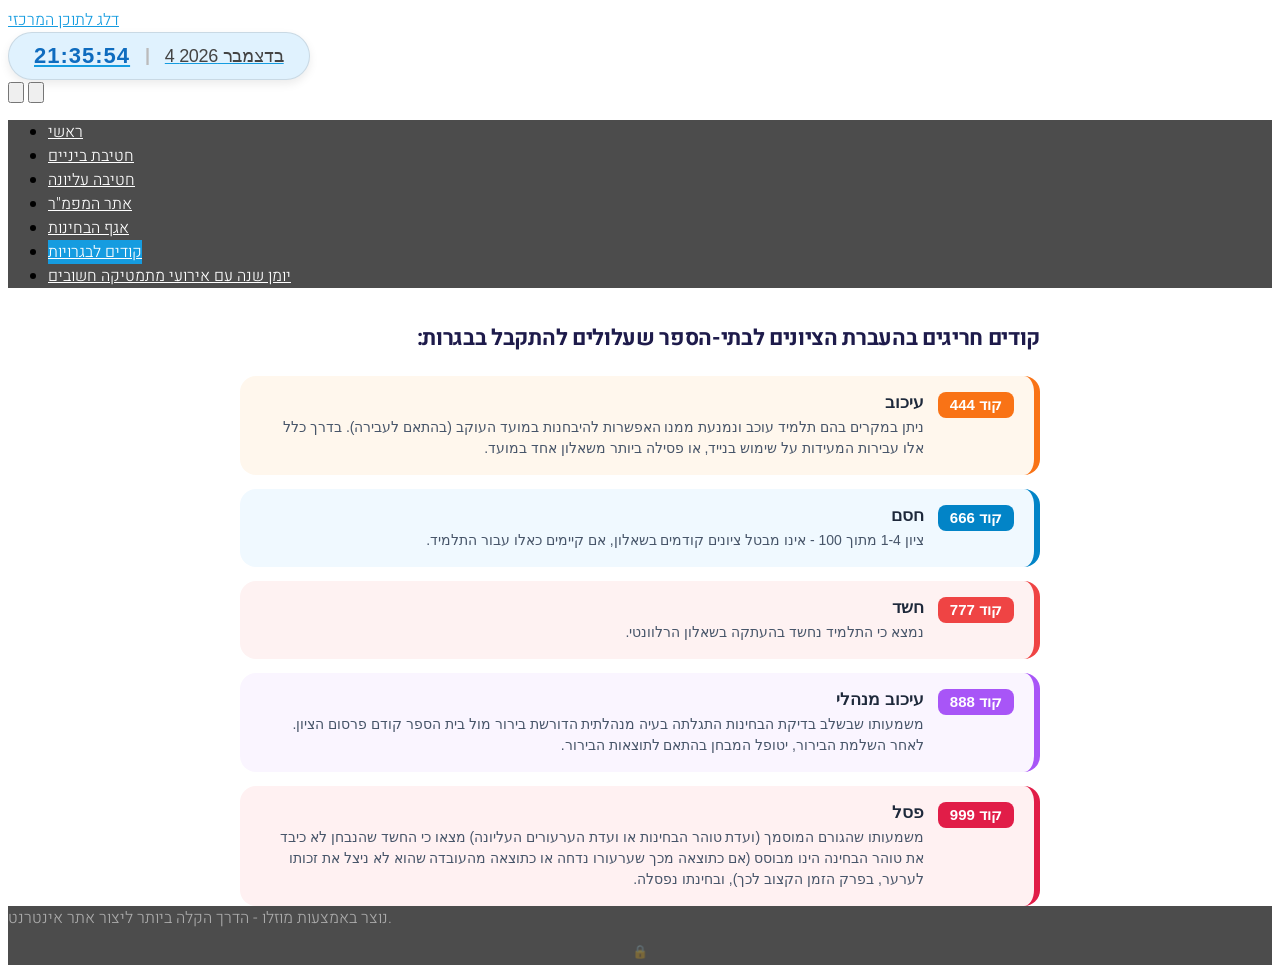
<file: page-11/index.html>
<!doctype html>

<html lang="he">

    <head>

        <title>לצוות השש שנתי מאת שרית סמואל - קודים לבגרויות</title>


    <link rel="canonical" href="index.html">




        <link rel="preconnect" href="https://dss4hwpyv4qfp.cloudfront.net"><link rel="preconnect" href="https://site-1101069.mozfiles.com">
        <meta charset="utf-8" />
        <meta name="viewport" content="width=device-width,initial-scale=1.0,maximum-scale=1.0" />

        <link href="https://dss4hwpyv4qfp.cloudfront.net/designs/_shared/fonts/?family=Open+Sans:regular,italic,600,700&subset=latin,latin-ext,cyrillic" rel="stylesheet" type="text/css" />
        <link rel="stylesheet" href="https://dss4hwpyv4qfp.cloudfront.net/designs/_shared/css/layout-shared.css?v=2.837" type="text/css" />
        <link rel="stylesheet" href="https://dss4hwpyv4qfp.cloudfront.net/designs/_shared/css/legacy-v1.css?v=2.837" type="text/css" />
        <link rel="stylesheet" href="https://dss4hwpyv4qfp.cloudfront.net/designs/clarity/css/layout.css?v=2.837" type="text/css" />
        <link rel="stylesheet" href="https://dss4hwpyv4qfp.cloudfront.net/designs/clarity/css/editable.css?v=2.837" type="text/css" />

        <link href="../favicon.png" rel="shortcut icon">
<link href="../favicon.png" rel="apple-touch-icon">        
                <script src="https://dss4hwpyv4qfp.cloudfront.net/libs/js/jquery/2.2.4/jquery.min.js" ></script>
            <script src="https://dss4hwpyv4qfp.cloudfront.net/libs/js/bannerplay/jquery.bannerplay.js?v=2.837" defer></script>
            <script src="https://dss4hwpyv4qfp.cloudfront.net/libs/js/responsivevideos/jquery.responsivevideos.js?v=2.837" defer></script>
            <script src="https://dss4hwpyv4qfp.cloudfront.net/designs/_shared/js/bookings.js?v=2.837" defer></script>
            <script src="https://dss4hwpyv4qfp.cloudfront.net/designs/_shared/js/designfx.js?v=2.837" defer></script>
            <script src="https://dss4hwpyv4qfp.cloudfront.net/libs/js/mozlive.js?v=2.837" ></script>
            <script>var FRONTEND_CDN = 'https://dss4hwpyv4qfp.cloudfront.net';</script>



            <script>
                var mozCatalogUser = {
                    isLoggedIn: 0,
                    favorites: []
                }
            </script>
            

    

    <script src="https://dss4hwpyv4qfp.cloudfront.net/m/localize/menu/he/?v=2.837" defer></script>
<script src="https://dss4hwpyv4qfp.cloudfront.net/m/localize/cart/he/?v=2.837" defer></script>
<script src="https://dss4hwpyv4qfp.cloudfront.net/libs/js/component/cart.js?v=2.837" defer></script>
<script src="https://dss4hwpyv4qfp.cloudfront.net/libs/js/component/variants.js?v=2.837" defer></script>
<script src="https://dss4hwpyv4qfp.cloudfront.net/libs/js/component/filter.js?v=2.837" defer></script>

            <script>
                var mozPageMozApi = {"language":"he","page":"page-11"}
            </script>
            



    <!-- Global site tag (gtag.js) - Google Analytics -->
    <script async src="https://www.googletagmanager.com/gtag/js?id=G-GXEQGFCYLR"></script>
    <script>
        window.dataLayer = window.dataLayer || [];
        function gtag(){dataLayer.push(arguments);}
        gtag('js', new Date());
        if (window.mozCookieNotificationUsed) {
            gtag('consent', 'default', {
                'analytics_storage': window.mozAllowStatisticsCookies ? 'granted' : 'denied',
                'ad_storage': window.mozAllowMarketingCookies ? 'granted' : 'denied',
                'ad_user_data': window.mozAllowMarketingCookies ? 'granted' : 'denied',
                'ad_personalization': window.mozAllowMarketingCookies ? 'granted' : 'denied'
            });
        }
        gtag('config', 'G-GXEQGFCYLR');
    </script>

            <link rel="preconnect" href="https://fonts.googleapis.com">
    <link rel="preconnect" href="https://fonts.gstatic.com" crossorigin>
    <link href="https://fonts.googleapis.com/css?family=Heebo:300,500,800&subset=latin,latin-ext,cyrillic,hebrew&display=swap" rel="stylesheet" type="text/css" />
            <style class="mz_customizer_style customizer">
                                                                            #top { border-top-color :  #159ce0  }
                                                                                                                            #title .mz_wysiwyg { color :  #000000  }
                                                                                                                            #menu, #menu ul ul { background-color :  #4c4c4c  }
                                                                                                                            #menu > ul > li.selected > a, #menu ul ul li a:hover, #submenu li:hover > a, #submenu li.selected > a { background-color :  #159ce0  }
                                                                                                                                                #menu ul li a, #menu ul ul li a { border-color :  #666666  }
                                                                                                                            #menu ul li a, #menu ul ul li a, #menu ul ul li a:hover, #submenu li:hover > a, #submenu li.selected > a, #menu ul li > a:hover, #menu ul li.selected > a { color :  #ffffff  }
                                                                                                                            #languages li > a { color :  #cfcfcf  }
                                                                                                                            #languages li.selected > a, #languages li > a:hover { background-color :  #eeeeee  }
                                                                                                                            #languages li.selected > a, #languages li > a:hover { color :  #aaaaaa  }
                                                                                                                            a, .mz_editable a, .mz_recentposts a:hover { color :  #159ce0  }
                                                                                                                            a:hover, .mz_editable a:hover { color :  #aaaaaa  }
                                                                                                                            .moze-form .moze-formbutton, .moze-button, .moze-button-large { background-color :  #159ce0  }
                                                                            .moze-button-large.btn-alt-light { border-color :  #159ce0  }
                                                                            .moze-button-large.btn-white, .moze-button.btn-alt, .moze-button-large.btn-alt { color :  #159ce0  }
                                                                                                                            .moze-button:hover, .moze-button-large:hover, .moze-form .moze-formbutton:hover { background-color :  #aaaaaa  }
                                                                                                                            #bigbar-overlay { background-color :  rgba(0, 0, 0, 0.5)  }
                                                                                                                            .bigbar-h1 .mz_wysiwyg, .bigbar-h2 .mz_wysiwyg { color :  #ffffff  }
                                                                                                                            .mz_editable h1, .mz_editable h1.moze-megatitle, .mz_editable h1 a { color :  #333333  }
                                                                                                                            .mz_editable h2, .sidebox h2 { color :  #333333  }
                                                                                                                            .mz_editable h3 { color :  #aaaaaa  }
                                                                                                                            .section-bg-1 { background-color :  #f7f7f7  }
                                                                                                                            .section-bg-2 { background-color :  #159ce0  }
                                                                                                                            .section-bg-3 { background-color :  #4c4c4c  }
                                                                                                                            #bottom { background-color :  #4c4c4c  }
                                                                                                                            #bottom .mz_wysiwyg { color :  #aaaaaa  }
                                                                                                                            #bottom a { color :  #eeeeee  }
                                                                            #bottom .mz_social a { fill :  #eeeeee  }
                                                                                                                            #bottom a:hover { color :  #ffffff  }
                                                                                                                                                                                                                                                                                                                                                                                                                                                    
        @media (forced-colors: active) {
            :root { --color-header :  Canvas  }
            :root { --color-title :  CanvasText  }
            :root { --color-menu-text :  LinkText  }
            :root { --color-menu-text-selected :  CanvasText  }
            :root { --color-menu-accent :  CanvasText  }
            :root { --color-submenu :  Canvas  }
            :root { --color-submenu-text :  LinkText  }
            :root { --color-submenu-text-selected :  CanvasText  }
            :root { --color-submenu-accent :  CanvasText  }
            :root { --color-link :  LinkText  }
            :root { --color-button :  ButtonFace  }
            :root { --color-button-text :  ButtonText  }
            :root { --color-button-hover :  ButtonFace  }
            :root { --color-button-text-hover :  ButtonText  }
            :root { --color-sidemenu-text :  LinkText  }
            :root { --color-sidemenu-text-hover :  CanvasText  }
            :root { --color-h1 :  CanvasText  }
            :root { --color-h2 :  CanvasText  }
            :root { --color-h3 :  CanvasText  }
            :root { --color-text :  CanvasText  }
            :root { --color-text-strong :  CanvasText  }
            :root { --color-price :  CanvasText  }
            :root { --color-text-highlight :  Canvas  }
            :root { --color-text-border :  CanvasText  }
            :root { --color-background :  Canvas  }
            :root { --color-section-bg-1 :  Canvas  }
            :root { --color-section-bg-2 :  Canvas  }
            :root { --color-section-bg-3 :  Canvas  }
            :root { --color-footer :  Canvas  }
            :root { --color-footer-text :  CanvasText  }
            :root { --color-footer-link :  LinkText  }
            :root { --color-footer-link-hover :  CanvasText  }
            :root { --color-text-1 :  CanvasText  }
            :root { --color-text-1-highlight :  Canvas  }
            :root { --color-text-1-button :  ButtonFace  }
            :root { --color-text-1-button-text :  ButtonText  }
        }

    </style>
    <style class="mz_customizer_style customizer-fonts">
                                                                                                                                                                                                                                                                                                                                                                                                                                                                                                                                                                                                                    body, .mz_editable {
                                                                                font-family : Heebo, Arial, Helvetica, sans-serif;
                                                                                                            font-weight : 300;
                                                                        }
                                                                                                                            #title .mz_wysiwyg {
                                                                                font-family : Heebo, Arial, Helvetica, sans-serif;
                                                                                                            font-weight : 800;
                                                                                                            letter-spacing : -.02em;
                                                                                                            font-style : normal;
                                                                        }
                                                                                                                            .mz_editable h1, .mz_editable h1.moze-megatitle {
                                                                                font-family : Heebo, Arial, Helvetica, sans-serif;
                                                                                                            font-weight : 800;
                                                                                                            letter-spacing : -.02em;
                                                                        }
                                                                                                                            .mz_editable h2, .sidebox h2 {
                                                                                font-family : Heebo, Arial, Helvetica, sans-serif;
                                                                                                            font-weight : 500;
                                                                                                            letter-spacing : -.015em;
                                                                        }
                                                                                                                            .mz_editable h3 {
                                                                                font-family : Heebo, Arial, Helvetica, sans-serif;
                                                                                                            font-weight : 500;
                                                                                                            letter-spacing : 0;
                                                                        }
                                                                                                                            .bigbar-h1 .mz_wysiwyg {
                                                                                font-family : Heebo, Arial, Helvetica, sans-serif;
                                                                                                            font-weight : 800;
                                                                                                            letter-spacing : -.026em;
                                                                                                            font-style : normal;
                                                                        }
                                                                                                                            .bigbar-h2 .mz_wysiwyg {
                                                                                font-family : Heebo, Arial, Helvetica, sans-serif;
                                                                                                            font-weight : 500;
                                                                        }
                                                                                                                            .moze-form input, .moze-form select, .moze-form textarea {
                                                                                font-family : Heebo, Arial, Helvetica, sans-serif;
                                                                                                            font-weight : 300;
                                                                        }
                                                                                                                            .moze-button, .moze-button-large, .moze-form .moze-formbutton {
                                                                                font-family : Heebo, Arial, Helvetica, sans-serif;
                                                                                                            font-weight : 300;
                                                                                                            letter-spacing : 0;
                                                                        }
                                                                                                                            .mz_editable .moze-blockquote {
                                                                                font-family : Heebo, Georgia, serif;
                                                                                                            font-style : italic;
                                                                        }
                                                                                                                            .mz_editable .moze-code {
                                                                                font-family : 'Courier New', Courier, monospace;
                                                                        }
                                                                                                                            #menu ul li a {
                                                                                font-family : Heebo, Arial, Helvetica, sans-serif;
                                                                                                            font-weight : 300;
                                                                        }
                                                                                                                            #menu > ul > li > a {
                                                                                font-family : Heebo, Arial, Helvetica, sans-serif;
                                                                                                            font-weight : 300;
                                                                                                            letter-spacing : 0;
                                                                        }
                                                                                                                            #languages li > a {
                                                                                font-family : Heebo, Arial, Helvetica, sans-serif;
                                                                                                            font-weight : 300;
                                                                        }
                                                                                                                                                                </style>

    
    


        <script src="https://dss4hwpyv4qfp.cloudfront.net/designs/_shared/js/legacy-v1.js?v=2.837" defer></script>

    </head>

    <body class="design-boxed mz_rtl    header-menu-center    footer-classic                                    " lang="he">

        
        <div id="wrap">

                                    <header id="top" >

    <div id="header" >
        <a id="skip-link" href="javascript:;" tabindex="1">דלג לתוכן המרכזי</a>

        
        <div id="title">
                            <a href="../index.html"><div class="mz_component mz_wysiwyg mz_editable">    <div class="moze-wysiwyg-editor " >
                    <div class="clock-wrapper">
    <div class="moodle-widget">
        <div class="widget-top-row">
            <span id="timeDisplay" class="time-text">00:00:00</span>
            <span class="separator">|</span>
            <span id="dateDisplay" class="date-text">טוען...</span></div>
    </div>
</div>

<style>
    /* המעטפת החדשה שלא פוגעת באתר מוזלו */
    .clock-wrapper {
        display: flex;
        justify-content: flex-start; 
        align-items: center;
        font-family: -apple-system, BlinkMacSystemFont, 'Segoe UI', Roboto, Helvetica, Arial, sans-serif;
        background-color: transparent;
    }

    .moodle-widget {
        display: inline-flex;
        flex-direction: column;
        align-items: center;
        gap: 4px; 
        background: #e0f2fe; /* רקע תכלת */
        border: 1px solid rgba(0, 0, 0, 0.1);
        box-shadow: 0 4px 10px rgba(0, 0, 0, 0.08);
        border-radius: 25px; 
        padding: 10px 25px; 
        white-space: nowrap; 
    }

    .widget-top-row {
        display: flex;
        align-items: center;
        gap: 15px;
    }

    .time-text {
        font-weight: 800; 
        font-size: 22px; 
        color: #0f6cbf; 
        direction: ltr; 
        unicode-bidi: isolate;
        letter-spacing: 1px; 
    }

    .date-text {
        font-weight: 500;
        color: #444444; 
        font-size: 18px; 
    }
            
    .credit-text {
        font-size: 13px; 
        color: #666666; 
        font-weight: 500;
    }
            
    .separator {
        color: #bbbbbb;
        font-size: 18px; 
        padding-bottom: 2px;
    }
</style>

<script>
    function updateCompactClock() {
        const now = new Date();
        const hours = String(now.getHours()).padStart(2, '0');
        const minutes = String(now.getMinutes()).padStart(2, '0');
        const seconds = String(now.getSeconds()).padStart(2, '0');

        document.getElementById('timeDisplay').textContent = `${hours}:${minutes}:${seconds}`;

        const dateOptions = { 
            year: 'numeric', 
            month: 'long', 
            day: 'numeric' 
        };
        
        document.getElementById('dateDisplay').textContent = now.toLocaleDateString('he-IL', dateOptions);
    }

    updateCompactClock();
    setInterval(updateCompactClock, 1000);
</script>
            </div>
</div></a>
                    </div>
                    <div id="toptext" style="display: none">
                <div  class="mz_component mz_wysiwyg mz_editable">    <div class="moze-wysiwyg-editor " >
            </div>
</div>
            </div>
        
        <div id="header-navigation">

            
            <div id="header-side">

                <div id="header-actions">

                    <div id="header-icons">

                        <div id="shopicons">
                                                                                                                                        </div>
                        <div id="toolicons">

                        </div>

                    </div>

                    
                </div>

                

            </div>

        </div>

        <button id="menu-opener" aria-label="תפריט ראשי" class="mobile-menu-opener clearbutton"><svg xmlns="http://www.w3.org/2000/svg" viewBox="0 0 102 102"><path d="M4,25a3,3,0,0,1,0-6H98a3,3,0,0,1,0,6ZM4,54a3,3,0,0,1,0-6H98a3,3,0,0,1,0,6ZM4,83a3,3,0,0,1,0-6H98a3,3,0,0,1,0,6Z"/></svg></button>
<button id="languages-opener" aria-label="בחירת שפה" class="mobile-menu-opener clearbutton"><svg xmlns="http://www.w3.org/2000/svg" viewBox="0 0 102 102"><path d="M51.61,1H50.39a50,50,0,0,0,0,100h1.22a50,50,0,0,0,0-100ZM33.86,10.46A47.3,47.3,0,0,0,27.27,22H17.92A44,44,0,0,1,33.86,10.46ZM13.49,28H25.18a80.06,80.06,0,0,0-3.13,20H7.11A43.47,43.47,0,0,1,13.49,28ZM12,71h-.2A43.57,43.57,0,0,1,7.11,54H22.05a82,82,0,0,0,2.31,17Zm3.51,6H26.14a49.63,49.63,0,0,0,7.72,14.54A44.19,44.19,0,0,1,15.51,77ZM48,94.61C41.81,93,36.23,86.45,32.55,77H48ZM48,71H30.58a73.76,73.76,0,0,1-2.52-17H48Zm0-23H28.06a72.89,72.89,0,0,1,3.41-20H48Zm0-26H33.83C37.46,14.18,42.49,8.83,48,7.39Zm40.51,6a43.47,43.47,0,0,1,6.38,20H80a80.06,80.06,0,0,0-3.13-20Zm-4.43-6H74.73a47.3,47.3,0,0,0-6.59-11.54A44,44,0,0,1,84.08,22ZM54,7.39C59.51,8.83,64.54,14.18,68.17,22H54ZM54,28H70.53a72.89,72.89,0,0,1,3.41,20H54Zm0,26H73.94a73.76,73.76,0,0,1-2.52,17H54Zm0,40.61V77H69.45C65.77,86.45,60.19,93,54,94.61Zm14.14-3.07A49.63,49.63,0,0,0,75.86,77H86.49A44.19,44.19,0,0,1,68.14,91.54ZM90.2,71H77.64A82,82,0,0,0,80,54H94.89A43.52,43.52,0,0,1,90.2,71Z"/></svg></button>
    </div>
        <div id="menubox">
        <div id="menu-container">
            <div  class="mz_component mz_menu moze-overlay-zone" id="menu">

        <ul role="menu">
                    <li role="none"><a href="../index.html"
                       class="menu-item" role="menuitem">ראשי</a>                            </li>
                    <li role="none"><a href="../page-22/index.html"
                       class="menu-item" role="menuitem">חטיבת ביניים</a>                            </li>
                    <li role="none"><a href="../page-1/index.html"
                       class="menu-item" role="menuitem">חטיבה עליונה</a>                            </li>
                    <li role="none"><a href="../--3/index.html"
                       class="menu-item" role="menuitem">אתר המפמ&quot;ר</a>                            </li>
                    <li role="none"><a href="../httpsexamseducationgovil/index.html"
                       class="menu-item" role="menuitem">אגף הבחינות</a>                            </li>
                    <li class="selected" role="none"><a href="index.html"
                       class="menu-item" role="menuitem" aria-current="true">קודים לבגרויות</a>                            </li>
                    <li role="none"><a href="../page-3/index.html"
                       class="menu-item" role="menuitem">יומן שנה עם אירועי מתמטיקה חשובים</a>                            </li>
            </ul>
</div>
        </div>
    </div>
    </header>
            
                            <div id="main">


    
            
    
            <main class="mz_component mz_grid" data-cid="90071771" data-pid="10488042">
    

    
                                                                <div class="section section-customizable section-bg-none section-text-color-none section-height-m section-width-l"
     data-row-id="9980565"
     data-row-slice="text"
     data-row-slice-variant="text-1x1">

    <!-- slice-text -->

    <div class="container">

        <!-- Header -->

        
        <!-- Content -->

                                                        <div class="gridrow section-content" >
                                                                                    <div class="column-12-12" >
                                    <div  class="mz_component mz_wysiwyg mz_editable">    <div class="moze-wysiwyg-editor " >
                    <div oncontextmenu="return false;" style="max-width: 800px; margin: 0 auto; font-family: 'Rubik', Arial, sans-serif; display: flex; flex-direction: column; gap: 14px; direction: rtl; user-select: none; -webkit-user-select: none;">
    <h2 style="font-size: 22px; font-weight: bold; color: rgb(30, 27, 75); margin-bottom: 8px;" class="moze-center">קודים חריגים בהעברת הציונים לבתי-הספר שעלולים להתקבל בבגרות:</h2>

    <!-- קוד 444 -->
    <div data-tpl="code-orange" style="background-color: #fff7ed; border-right: 6px solid #f97316; border-radius: 16px; padding: 16px 20px; display: flex; align-items: flex-start; gap: 14px; box-sizing: border-box;">
        <span data-slot="badge" style="background-color: #f97316; color: #ffffff; padding: 4px 12px; border-radius: 8px; font-weight: bold; font-size: 15px; white-space: nowrap;">קוד 444</span>
        <div>
            <div data-slot="title" style="font-weight: bold; font-size: 17px; color: #1e293b; margin-bottom: 4px;">עיכוב</div>
            <div data-slot="text" style="font-size: 14px; color: #475569; line-height: 1.5;">ניתן במקרים בהם תלמיד עוכב ונמנעת ממנו האפשרות להיבחנות במועד העוקב (בהתאם לעבירה). בדרך כלל אלו עבירות המעידות על שימוש בנייד, או פסילה ביותר משאלון אחד במועד.</div>
        </div>
    </div>

    <!-- קוד 666 -->
    <div data-tpl="code-blue" style="background-color: #f0f9ff; border-right: 6px solid #0284c7; border-radius: 16px; padding: 16px 20px; display: flex; align-items: flex-start; gap: 14px; box-sizing: border-box;">
        <span data-slot="badge" style="background-color: #0284c7; color: #ffffff; padding: 4px 12px; border-radius: 8px; font-weight: bold; font-size: 15px; white-space: nowrap;">קוד 666</span>
        <div>
            <div data-slot="title" style="font-weight: bold; font-size: 17px; color: #1e293b; margin-bottom: 4px;">חסם</div>
            <div data-slot="text" style="font-size: 14px; color: #475569; line-height: 1.5;">ציון 1-4 מתוך 100 - אינו מבטל ציונים קודמים בשאלון, אם קיימים כאלו עבור התלמיד.</div>
        </div>
    </div>

    <!-- קוד 777 -->
    <div data-tpl="code-red" style="background-color: #fef2f2; border-right: 6px solid #ef4444; border-radius: 16px; padding: 16px 20px; display: flex; align-items: flex-start; gap: 14px; box-sizing: border-box;">
        <span data-slot="badge" style="background-color: #ef4444; color: #ffffff; padding: 4px 12px; border-radius: 8px; font-weight: bold; font-size: 15px; white-space: nowrap;">קוד 777</span>
        <div>
            <div data-slot="title" style="font-weight: bold; font-size: 17px; color: #1e293b; margin-bottom: 4px;">חשד</div>
            <div data-slot="text" style="font-size: 14px; color: #475569; line-height: 1.5;">נמצא כי התלמיד נחשד בהעתקה בשאלון הרלוונטי.</div>
        </div>
    </div>

    <!-- קוד 888 -->
    <div data-tpl="code-purple" style="background-color: #faf5ff; border-right: 6px solid #a855f7; border-radius: 16px; padding: 16px 20px; display: flex; align-items: flex-start; gap: 14px; box-sizing: border-box;">
        <span data-slot="badge" style="background-color: #a855f7; color: #ffffff; padding: 4px 12px; border-radius: 8px; font-weight: bold; font-size: 15px; white-space: nowrap;">קוד 888</span>
        <div>
            <div data-slot="title" style="font-weight: bold; font-size: 17px; color: #1e293b; margin-bottom: 4px;">עיכוב מנהלי</div>
            <div data-slot="text" style="font-size: 14px; color: #475569; line-height: 1.5;">משמעותו שבשלב בדיקת הבחינות התגלתה בעיה מנהלתית הדורשת בירור מול בית הספר קודם פרסום הציון. לאחר השלמת הבירור, יטופל המבחן בהתאם לתוצאות הבירור.</div>
        </div>
    </div>

    <!-- קוד 999 -->
    <div data-tpl="code-rose" style="background-color: #fff1f2; border-right: 6px solid #e11d48; border-radius: 16px; padding: 16px 20px; display: flex; align-items: flex-start; gap: 14px; box-sizing: border-box;">
        <span data-slot="badge" style="background-color: #e11d48; color: #ffffff; padding: 4px 12px; border-radius: 8px; font-weight: bold; font-size: 15px; white-space: nowrap;">קוד 999</span>
        <div>
            <div data-slot="title" style="font-weight: bold; font-size: 17px; color: #1e293b; margin-bottom: 4px;">פסל</div>
            <div data-slot="text" style="font-size: 14px; color: #475569; line-height: 1.5;">משמעותו שהגורם המוסמך (ועדת טוהר הבחינות או ועדת הערעורים העליונה) מצאו כי החשד שהנבחן לא כיבד את טוהר הבחינה הינו מבוסס (אם כתוצאה מכך שערעורו נדחה או כתוצאה מהעובדה שהוא לא ניצל את זכותו לערער, בפרק הזמן הקצוב לכך), ובחינתו נפסלה.</div>
        </div>
    </div>
</div>
            </div>
</div>
                                </div>
                                                                                                                                                                                                                                    </div>
                                                                                                                        
        <!-- Footer -->

                
        
    </div>
</div>            
    
            </main>
    
        
        

    

    </div>

            <div class="ico-simple">
                
    <footer id="bottom" class="mz_footer ">
        
        <div id="footer">
            <div id="foottext">
                <div  class="mz_component mz_wysiwyg mz_editable">    <div class="moze-wysiwyg-editor " >
                    נוצר באמצעות מוזלו - הדרך הקלה ביותר ליצור אתר אינטרנט.
            </div>
</div>
            </div>
            <div id="social" >
                
            </div>
        </div>
    </footer>



            </div>

        </div>

        
    


    <script>
        $(document).ready(function(){
            $(".mz_wysiwyg").responsiveVideos();
        });
    </script>




    <script src="../assets/site.js"></script>
</body>

</html>
</file>
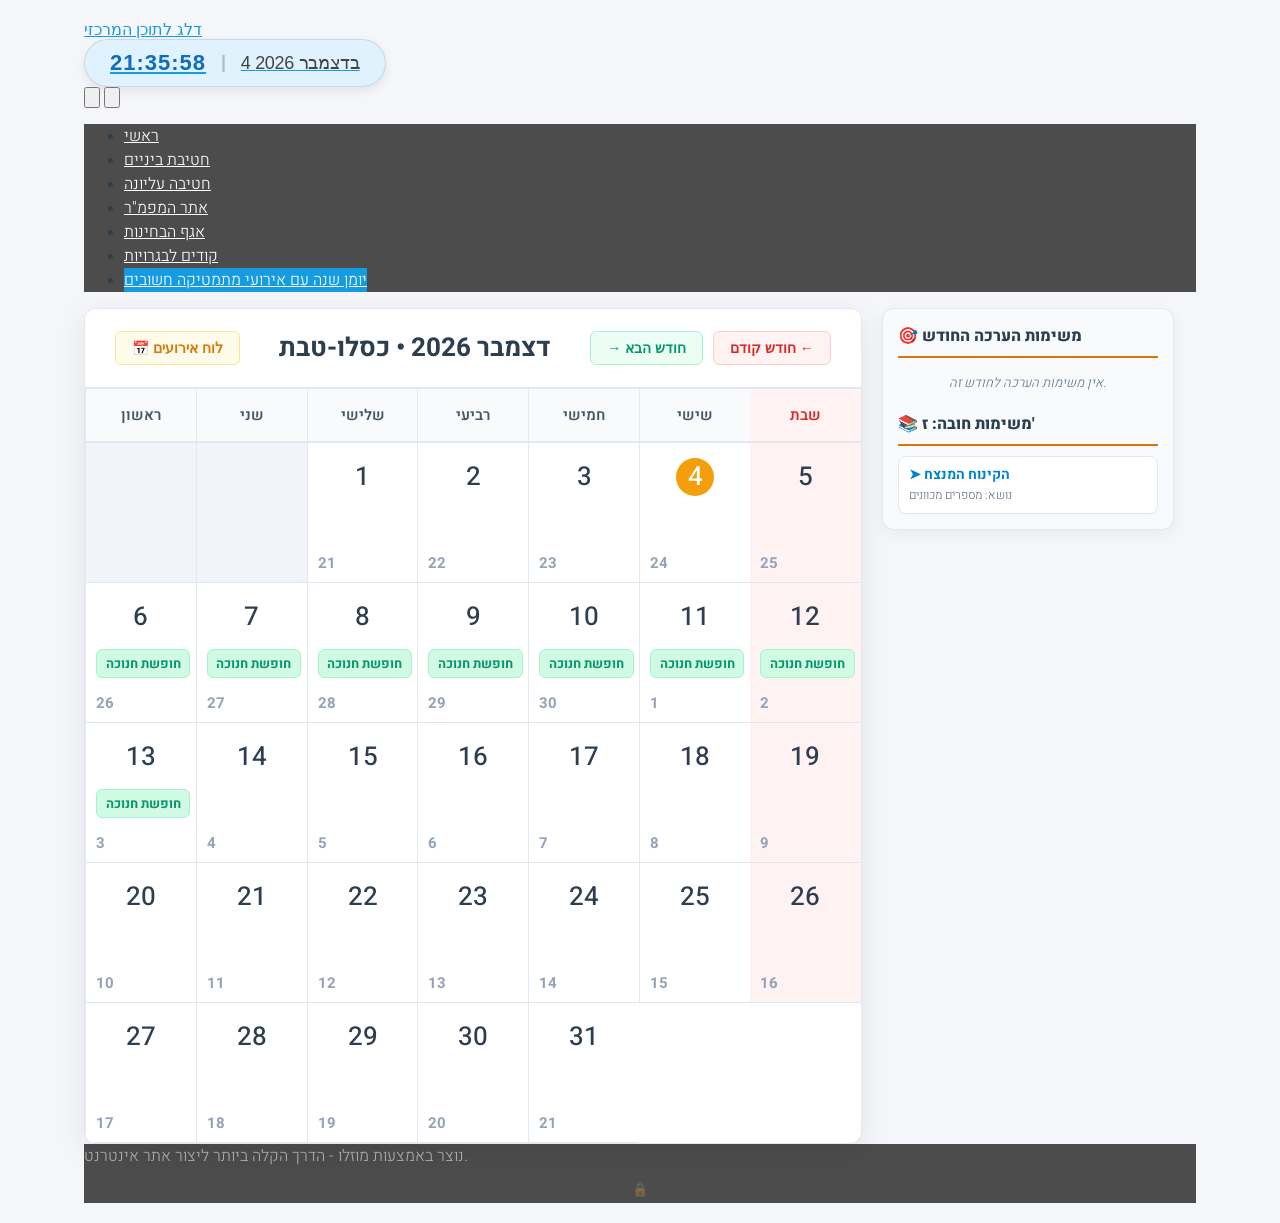
<file: page-3/index.html>
<!doctype html>

<html lang="he">

    <head>

        <title>לצוות השש שנתי מאת שרית סמואל - יומן שנה עם אירועי מתמטיקה חשובים</title>


    <link rel="canonical" href="index.html">




        <link rel="preconnect" href="https://dss4hwpyv4qfp.cloudfront.net"><link rel="preconnect" href="https://site-1101069.mozfiles.com">
        <meta charset="utf-8" />
        <meta name="viewport" content="width=device-width,initial-scale=1.0,maximum-scale=1.0" />

        <link href="https://dss4hwpyv4qfp.cloudfront.net/designs/_shared/fonts/?family=Open+Sans:regular,italic,600,700&subset=latin,latin-ext,cyrillic" rel="stylesheet" type="text/css" />
        <link rel="stylesheet" href="https://dss4hwpyv4qfp.cloudfront.net/designs/_shared/css/layout-shared.css?v=2.837" type="text/css" />
        <link rel="stylesheet" href="https://dss4hwpyv4qfp.cloudfront.net/designs/_shared/css/legacy-v1.css?v=2.837" type="text/css" />
        <link rel="stylesheet" href="https://dss4hwpyv4qfp.cloudfront.net/designs/clarity/css/layout.css?v=2.837" type="text/css" />
        <link rel="stylesheet" href="https://dss4hwpyv4qfp.cloudfront.net/designs/clarity/css/editable.css?v=2.837" type="text/css" />

        <link href="../favicon.png" rel="shortcut icon">
<link href="../favicon.png" rel="apple-touch-icon">        
                <script src="https://dss4hwpyv4qfp.cloudfront.net/libs/js/jquery/2.2.4/jquery.min.js" ></script>
            <script src="https://dss4hwpyv4qfp.cloudfront.net/libs/js/bannerplay/jquery.bannerplay.js?v=2.837" defer></script>
            <script src="https://dss4hwpyv4qfp.cloudfront.net/libs/js/responsivevideos/jquery.responsivevideos.js?v=2.837" defer></script>
            <script src="https://dss4hwpyv4qfp.cloudfront.net/designs/_shared/js/bookings.js?v=2.837" defer></script>
            <script src="https://dss4hwpyv4qfp.cloudfront.net/designs/_shared/js/designfx.js?v=2.837" defer></script>
            <script src="https://dss4hwpyv4qfp.cloudfront.net/libs/js/mozlive.js?v=2.837" ></script>
            <script>var FRONTEND_CDN = 'https://dss4hwpyv4qfp.cloudfront.net';</script>



            <script>
                var mozCatalogUser = {
                    isLoggedIn: 0,
                    favorites: []
                }
            </script>
            

    

    <script src="https://dss4hwpyv4qfp.cloudfront.net/m/localize/menu/he/?v=2.837" defer></script>
<script src="https://dss4hwpyv4qfp.cloudfront.net/m/localize/cart/he/?v=2.837" defer></script>
<script src="https://dss4hwpyv4qfp.cloudfront.net/libs/js/component/cart.js?v=2.837" defer></script>
<script src="https://dss4hwpyv4qfp.cloudfront.net/libs/js/component/variants.js?v=2.837" defer></script>
<script src="https://dss4hwpyv4qfp.cloudfront.net/libs/js/component/filter.js?v=2.837" defer></script>

            <script>
                var mozPageMozApi = {"language":"he","page":"page-3"}
            </script>
            



    <!-- Global site tag (gtag.js) - Google Analytics -->
    <script async src="https://www.googletagmanager.com/gtag/js?id=G-GXEQGFCYLR"></script>
    <script>
        window.dataLayer = window.dataLayer || [];
        function gtag(){dataLayer.push(arguments);}
        gtag('js', new Date());
        if (window.mozCookieNotificationUsed) {
            gtag('consent', 'default', {
                'analytics_storage': window.mozAllowStatisticsCookies ? 'granted' : 'denied',
                'ad_storage': window.mozAllowMarketingCookies ? 'granted' : 'denied',
                'ad_user_data': window.mozAllowMarketingCookies ? 'granted' : 'denied',
                'ad_personalization': window.mozAllowMarketingCookies ? 'granted' : 'denied'
            });
        }
        gtag('config', 'G-GXEQGFCYLR');
    </script>

            <link rel="preconnect" href="https://fonts.googleapis.com">
    <link rel="preconnect" href="https://fonts.gstatic.com" crossorigin>
    <link href="https://fonts.googleapis.com/css?family=Heebo:300,500,800&subset=latin,latin-ext,cyrillic,hebrew&display=swap" rel="stylesheet" type="text/css" />
            <style class="mz_customizer_style customizer">
                                                                            #top { border-top-color :  #159ce0  }
                                                                                                                            #title .mz_wysiwyg { color :  #000000  }
                                                                                                                            #menu, #menu ul ul { background-color :  #4c4c4c  }
                                                                                                                            #menu > ul > li.selected > a, #menu ul ul li a:hover, #submenu li:hover > a, #submenu li.selected > a { background-color :  #159ce0  }
                                                                                                                                                #menu ul li a, #menu ul ul li a { border-color :  #666666  }
                                                                                                                            #menu ul li a, #menu ul ul li a, #menu ul ul li a:hover, #submenu li:hover > a, #submenu li.selected > a, #menu ul li > a:hover, #menu ul li.selected > a { color :  #ffffff  }
                                                                                                                            #languages li > a { color :  #cfcfcf  }
                                                                                                                            #languages li.selected > a, #languages li > a:hover { background-color :  #eeeeee  }
                                                                                                                            #languages li.selected > a, #languages li > a:hover { color :  #aaaaaa  }
                                                                                                                            a, .mz_editable a, .mz_recentposts a:hover { color :  #159ce0  }
                                                                                                                            a:hover, .mz_editable a:hover { color :  #aaaaaa  }
                                                                                                                            .moze-form .moze-formbutton, .moze-button, .moze-button-large { background-color :  #159ce0  }
                                                                            .moze-button-large.btn-alt-light { border-color :  #159ce0  }
                                                                            .moze-button-large.btn-white, .moze-button.btn-alt, .moze-button-large.btn-alt { color :  #159ce0  }
                                                                                                                            .moze-button:hover, .moze-button-large:hover, .moze-form .moze-formbutton:hover { background-color :  #aaaaaa  }
                                                                                                                            #bigbar-overlay { background-color :  rgba(0, 0, 0, 0.5)  }
                                                                                                                            .bigbar-h1 .mz_wysiwyg, .bigbar-h2 .mz_wysiwyg { color :  #ffffff  }
                                                                                                                            .mz_editable h1, .mz_editable h1.moze-megatitle, .mz_editable h1 a { color :  #333333  }
                                                                                                                            .mz_editable h2, .sidebox h2 { color :  #333333  }
                                                                                                                            .mz_editable h3 { color :  #aaaaaa  }
                                                                                                                            .section-bg-1 { background-color :  #f7f7f7  }
                                                                                                                            .section-bg-2 { background-color :  #159ce0  }
                                                                                                                            .section-bg-3 { background-color :  #4c4c4c  }
                                                                                                                            #bottom { background-color :  #4c4c4c  }
                                                                                                                            #bottom .mz_wysiwyg { color :  #aaaaaa  }
                                                                                                                            #bottom a { color :  #eeeeee  }
                                                                            #bottom .mz_social a { fill :  #eeeeee  }
                                                                                                                            #bottom a:hover { color :  #ffffff  }
                                                                                                                                                                                                                                                                                                                                                                                                                                                    
        @media (forced-colors: active) {
            :root { --color-header :  Canvas  }
            :root { --color-title :  CanvasText  }
            :root { --color-menu-text :  LinkText  }
            :root { --color-menu-text-selected :  CanvasText  }
            :root { --color-menu-accent :  CanvasText  }
            :root { --color-submenu :  Canvas  }
            :root { --color-submenu-text :  LinkText  }
            :root { --color-submenu-text-selected :  CanvasText  }
            :root { --color-submenu-accent :  CanvasText  }
            :root { --color-link :  LinkText  }
            :root { --color-button :  ButtonFace  }
            :root { --color-button-text :  ButtonText  }
            :root { --color-button-hover :  ButtonFace  }
            :root { --color-button-text-hover :  ButtonText  }
            :root { --color-sidemenu-text :  LinkText  }
            :root { --color-sidemenu-text-hover :  CanvasText  }
            :root { --color-h1 :  CanvasText  }
            :root { --color-h2 :  CanvasText  }
            :root { --color-h3 :  CanvasText  }
            :root { --color-text :  CanvasText  }
            :root { --color-text-strong :  CanvasText  }
            :root { --color-price :  CanvasText  }
            :root { --color-text-highlight :  Canvas  }
            :root { --color-text-border :  CanvasText  }
            :root { --color-background :  Canvas  }
            :root { --color-section-bg-1 :  Canvas  }
            :root { --color-section-bg-2 :  Canvas  }
            :root { --color-section-bg-3 :  Canvas  }
            :root { --color-footer :  Canvas  }
            :root { --color-footer-text :  CanvasText  }
            :root { --color-footer-link :  LinkText  }
            :root { --color-footer-link-hover :  CanvasText  }
            :root { --color-text-1 :  CanvasText  }
            :root { --color-text-1-highlight :  Canvas  }
            :root { --color-text-1-button :  ButtonFace  }
            :root { --color-text-1-button-text :  ButtonText  }
        }

    </style>
    <style class="mz_customizer_style customizer-fonts">
                                                                                                                                                                                                                                                                                                                                                                                                                                                                                                                                                                                                                    body, .mz_editable {
                                                                                font-family : Heebo, Arial, Helvetica, sans-serif;
                                                                                                            font-weight : 300;
                                                                        }
                                                                                                                            #title .mz_wysiwyg {
                                                                                font-family : Heebo, Arial, Helvetica, sans-serif;
                                                                                                            font-weight : 800;
                                                                                                            letter-spacing : -.02em;
                                                                                                            font-style : normal;
                                                                        }
                                                                                                                            .mz_editable h1, .mz_editable h1.moze-megatitle {
                                                                                font-family : Heebo, Arial, Helvetica, sans-serif;
                                                                                                            font-weight : 800;
                                                                                                            letter-spacing : -.02em;
                                                                        }
                                                                                                                            .mz_editable h2, .sidebox h2 {
                                                                                font-family : Heebo, Arial, Helvetica, sans-serif;
                                                                                                            font-weight : 500;
                                                                                                            letter-spacing : -.015em;
                                                                        }
                                                                                                                            .mz_editable h3 {
                                                                                font-family : Heebo, Arial, Helvetica, sans-serif;
                                                                                                            font-weight : 500;
                                                                                                            letter-spacing : 0;
                                                                        }
                                                                                                                            .bigbar-h1 .mz_wysiwyg {
                                                                                font-family : Heebo, Arial, Helvetica, sans-serif;
                                                                                                            font-weight : 800;
                                                                                                            letter-spacing : -.026em;
                                                                                                            font-style : normal;
                                                                        }
                                                                                                                            .bigbar-h2 .mz_wysiwyg {
                                                                                font-family : Heebo, Arial, Helvetica, sans-serif;
                                                                                                            font-weight : 500;
                                                                        }
                                                                                                                            .moze-form input, .moze-form select, .moze-form textarea {
                                                                                font-family : Heebo, Arial, Helvetica, sans-serif;
                                                                                                            font-weight : 300;
                                                                        }
                                                                                                                            .moze-button, .moze-button-large, .moze-form .moze-formbutton {
                                                                                font-family : Heebo, Arial, Helvetica, sans-serif;
                                                                                                            font-weight : 300;
                                                                                                            letter-spacing : 0;
                                                                        }
                                                                                                                            .mz_editable .moze-blockquote {
                                                                                font-family : Heebo, Georgia, serif;
                                                                                                            font-style : italic;
                                                                        }
                                                                                                                            .mz_editable .moze-code {
                                                                                font-family : 'Courier New', Courier, monospace;
                                                                        }
                                                                                                                            #menu ul li a {
                                                                                font-family : Heebo, Arial, Helvetica, sans-serif;
                                                                                                            font-weight : 300;
                                                                        }
                                                                                                                            #menu > ul > li > a {
                                                                                font-family : Heebo, Arial, Helvetica, sans-serif;
                                                                                                            font-weight : 300;
                                                                                                            letter-spacing : 0;
                                                                        }
                                                                                                                            #languages li > a {
                                                                                font-family : Heebo, Arial, Helvetica, sans-serif;
                                                                                                            font-weight : 300;
                                                                        }
                                                                                                                                                                </style>

    
    


        <script src="https://dss4hwpyv4qfp.cloudfront.net/designs/_shared/js/legacy-v1.js?v=2.837" defer></script>

    </head>

    <body class="design-boxed mz_rtl    header-menu-center    footer-classic                                    " lang="he">

        
        <div id="wrap">

                                    <header id="top" >

    <div id="header" >
        <a id="skip-link" href="javascript:;" tabindex="1">דלג לתוכן המרכזי</a>

        
        <div id="title">
                            <a href="../index.html"><div class="mz_component mz_wysiwyg mz_editable">    <div class="moze-wysiwyg-editor " >
                    <div class="clock-wrapper">
    <div class="moodle-widget">
        <div class="widget-top-row">
            <span id="timeDisplay" class="time-text">00:00:00</span>
            <span class="separator">|</span>
            <span id="dateDisplay" class="date-text">טוען...</span></div>
    </div>
</div>

<style>
    /* המעטפת החדשה שלא פוגעת באתר מוזלו */
    .clock-wrapper {
        display: flex;
        justify-content: flex-start; 
        align-items: center;
        font-family: -apple-system, BlinkMacSystemFont, 'Segoe UI', Roboto, Helvetica, Arial, sans-serif;
        background-color: transparent;
    }

    .moodle-widget {
        display: inline-flex;
        flex-direction: column;
        align-items: center;
        gap: 4px; 
        background: #e0f2fe; /* רקע תכלת */
        border: 1px solid rgba(0, 0, 0, 0.1);
        box-shadow: 0 4px 10px rgba(0, 0, 0, 0.08);
        border-radius: 25px; 
        padding: 10px 25px; 
        white-space: nowrap; 
    }

    .widget-top-row {
        display: flex;
        align-items: center;
        gap: 15px;
    }

    .time-text {
        font-weight: 800; 
        font-size: 22px; 
        color: #0f6cbf; 
        direction: ltr; 
        unicode-bidi: isolate;
        letter-spacing: 1px; 
    }

    .date-text {
        font-weight: 500;
        color: #444444; 
        font-size: 18px; 
    }
            
    .credit-text {
        font-size: 13px; 
        color: #666666; 
        font-weight: 500;
    }
            
    .separator {
        color: #bbbbbb;
        font-size: 18px; 
        padding-bottom: 2px;
    }
</style>

<script>
    function updateCompactClock() {
        const now = new Date();
        const hours = String(now.getHours()).padStart(2, '0');
        const minutes = String(now.getMinutes()).padStart(2, '0');
        const seconds = String(now.getSeconds()).padStart(2, '0');

        document.getElementById('timeDisplay').textContent = `${hours}:${minutes}:${seconds}`;

        const dateOptions = { 
            year: 'numeric', 
            month: 'long', 
            day: 'numeric' 
        };
        
        document.getElementById('dateDisplay').textContent = now.toLocaleDateString('he-IL', dateOptions);
    }

    updateCompactClock();
    setInterval(updateCompactClock, 1000);
</script>
            </div>
</div></a>
                    </div>
                    <div id="toptext" style="display: none">
                <div  class="mz_component mz_wysiwyg mz_editable">    <div class="moze-wysiwyg-editor " >
            </div>
</div>
            </div>
        
        <div id="header-navigation">

            
            <div id="header-side">

                <div id="header-actions">

                    <div id="header-icons">

                        <div id="shopicons">
                                                                                                                                        </div>
                        <div id="toolicons">

                        </div>

                    </div>

                    
                </div>

                

            </div>

        </div>

        <button id="menu-opener" aria-label="תפריט ראשי" class="mobile-menu-opener clearbutton"><svg xmlns="http://www.w3.org/2000/svg" viewBox="0 0 102 102"><path d="M4,25a3,3,0,0,1,0-6H98a3,3,0,0,1,0,6ZM4,54a3,3,0,0,1,0-6H98a3,3,0,0,1,0,6ZM4,83a3,3,0,0,1,0-6H98a3,3,0,0,1,0,6Z"/></svg></button>
<button id="languages-opener" aria-label="בחירת שפה" class="mobile-menu-opener clearbutton"><svg xmlns="http://www.w3.org/2000/svg" viewBox="0 0 102 102"><path d="M51.61,1H50.39a50,50,0,0,0,0,100h1.22a50,50,0,0,0,0-100ZM33.86,10.46A47.3,47.3,0,0,0,27.27,22H17.92A44,44,0,0,1,33.86,10.46ZM13.49,28H25.18a80.06,80.06,0,0,0-3.13,20H7.11A43.47,43.47,0,0,1,13.49,28ZM12,71h-.2A43.57,43.57,0,0,1,7.11,54H22.05a82,82,0,0,0,2.31,17Zm3.51,6H26.14a49.63,49.63,0,0,0,7.72,14.54A44.19,44.19,0,0,1,15.51,77ZM48,94.61C41.81,93,36.23,86.45,32.55,77H48ZM48,71H30.58a73.76,73.76,0,0,1-2.52-17H48Zm0-23H28.06a72.89,72.89,0,0,1,3.41-20H48Zm0-26H33.83C37.46,14.18,42.49,8.83,48,7.39Zm40.51,6a43.47,43.47,0,0,1,6.38,20H80a80.06,80.06,0,0,0-3.13-20Zm-4.43-6H74.73a47.3,47.3,0,0,0-6.59-11.54A44,44,0,0,1,84.08,22ZM54,7.39C59.51,8.83,64.54,14.18,68.17,22H54ZM54,28H70.53a72.89,72.89,0,0,1,3.41,20H54Zm0,26H73.94a73.76,73.76,0,0,1-2.52,17H54Zm0,40.61V77H69.45C65.77,86.45,60.19,93,54,94.61Zm14.14-3.07A49.63,49.63,0,0,0,75.86,77H86.49A44.19,44.19,0,0,1,68.14,91.54ZM90.2,71H77.64A82,82,0,0,0,80,54H94.89A43.52,43.52,0,0,1,90.2,71Z"/></svg></button>
    </div>
        <div id="menubox">
        <div id="menu-container">
            <div  class="mz_component mz_menu moze-overlay-zone" id="menu">

        <ul role="menu">
                    <li role="none"><a href="../index.html"
                       class="menu-item" role="menuitem">ראשי</a>                            </li>
                    <li role="none"><a href="../page-22/index.html"
                       class="menu-item" role="menuitem">חטיבת ביניים</a>                            </li>
                    <li role="none"><a href="../page-1/index.html"
                       class="menu-item" role="menuitem">חטיבה עליונה</a>                            </li>
                    <li role="none"><a href="../--3/index.html"
                       class="menu-item" role="menuitem">אתר המפמ&quot;ר</a>                            </li>
                    <li role="none"><a href="../httpsexamseducationgovil/index.html"
                       class="menu-item" role="menuitem">אגף הבחינות</a>                            </li>
                    <li role="none"><a href="../page-11/index.html"
                       class="menu-item" role="menuitem">קודים לבגרויות</a>                            </li>
                    <li class="selected" role="none"><a href="index.html"
                       class="menu-item" role="menuitem" aria-current="true">יומן שנה עם אירועי מתמטיקה חשובים</a>                            </li>
            </ul>
</div>
        </div>
    </div>
    </header>
            
                            <div id="main">


    
            
    
            <main class="mz_component mz_grid" data-cid="166801263" data-pid="14137984">
    

    
                                                                <div class="section section-customizable section-bg-none section-text-color-none section-height-m section-width-l"
     data-row-id="15935927"
     data-row-slice="text"
     data-row-slice-variant="text-1x1">

    <!-- slice-text -->

    <div class="container">

        <!-- Header -->

        
        <!-- Content -->

                                                        <div class="gridrow section-content" >
                                                                                    <div class="column-12-12" >
                                    <div  class="mz_component mz_wysiwyg mz_editable">    <div class="moze-wysiwyg-editor " >
                    <meta charset="UTF-8">
    <meta name="viewport" content="width=device-width, initial-scale=1.0">
    <title>יומן שנת לימודים - חט"ב ותיכון</title>
    <style>
        :root {
            --bg-color: #f4f6f9;
            --container-bg: #ffffff;
            --text-main: #2c3e50;
            --text-muted: #64748b;
            --border-color: #e2e8f0;
            --accent-green: #059669;
            --accent-red: #dc2626;
            --accent-gold: #d97706;
            --holiday-bg: #ecfdf5;
            --holiday-border: #a7f3d0;
            --weekend-bg: #fef2f2;
            --spotlight-hover: #f8fafc;
            --header-bg: #ffffff;
            --sidebar-bg: #f8fafc;
        }

        body {
            font-family: 'Segoe UI', Tahoma, Geneva, Verdana, sans-serif;
            background-color: var(--bg-color);
            color: var(--text-main);
            margin: 0;
            padding: 20px;
            display: flex;
            justify-content: center;
        }

        .main-wrapper {
            display: flex;
            gap: 20px;
            width: 98%; 
            max-width: 1600px;
            align-items: flex-start;
        }

        .calendar-container {
            flex-grow: 1;
            background: var(--container-bg);
            border-radius: 12px;
            box-shadow: 0 8px 30px rgba(0,0,0,0.08);
            overflow: hidden;
            border: 1px solid var(--border-color);
        }

        /* -------------------------------------------
            עיצוב סרגל הצד למשימות ומידע חודשי
        ---------------------------------------------- */
        .monthly-tasks-sidebar {
            width: 260px;
            min-width: 260px;
            background: var(--sidebar-bg);
            border-radius: 12px;
            box-shadow: 0 4px 15px rgba(0,0,0,0.05);
            border: 1px solid var(--border-color);
            padding: 15px;
            display: flex;
            flex-direction: column;
            gap: 20px;
        }
        
        .sidebar-section {
            display: flex;
            flex-direction: column;
            gap: 10px;
        }

        .sidebar-title {
            font-size: 16px;
            font-weight: 800;
            color: var(--text-main);
            border-bottom: 2px solid var(--accent-gold);
            padding-bottom: 8px;
            display: flex;
            align-items: center;
            gap: 6px;
        }

        .task-card {
            background-color: #ffffff;
            border: 1px solid var(--border-color);
            border-radius: 8px;
            padding: 10px;
            box-shadow: 0 2px 4px rgba(0,0,0,0.02);
            transition: transform 0.2s ease;
        }

        .task-card:hover {
            transform: translateY(-2px);
            box-shadow: 0 4px 8px rgba(0,0,0,0.05);
            border-color: #cbd5e1;
        }

        .task-name {
            color: #0284c7; 
            font-weight: bold;
            font-size: 14px;
            margin-bottom: 4px;
            line-height: 1.2;
        }

        .task-topic {
            color: var(--text-muted);
            font-size: 12px;
            line-height: 1.3;
        }
        
        .assessment-card {
            background-color: #fff;
            border-right: 4px solid var(--accent-red);
        }
        
        .assessment-card .task-name {
            color: var(--accent-red);
        }
        
        .assessment-dates {
            font-size: 11px;
            background-color: #f1f5f9;
            padding: 3px 6px;
            border-radius: 4px;
            display: inline-block;
            margin-bottom: 6px;
            font-weight: bold;
            color: #475569;
        }

        .no-tasks-msg {
            color: var(--text-muted);
            font-size: 13px;
            text-align: center;
            margin-top: 5px;
            font-style: italic;
        }

        /* -------------------------------------------
            עיצוב היומן הראשי
        ---------------------------------------------- */
        .calendar-header {
            display: flex;
            justify-content: space-between;
            align-items: center;
            padding: 20px 30px;
            background-color: var(--header-bg);
            border-bottom: 2px solid var(--border-color);
        }

        .header-buttons button {
            background-color: transparent;
            color: var(--text-main);
            border: 1px solid var(--border-color);
            padding: 8px 16px;
            border-radius: 6px;
            cursor: pointer;
            font-size: 14px;
            font-weight: bold;
            transition: all 0.3s ease;
        }

        .btn-holidays {
            background-color: #fffbeb !important;
            border-color: #fde68a !important;
            color: var(--accent-gold) !important;
        }

        .nav-btn.next {
            background-color: #ecfdf5;
            color: var(--accent-green);
            border-color: #a7f3d0;
        }
        
        .nav-btn.prev {
            background-color: #fef2f2;
            color: var(--accent-red);
            border-color: #fecaca;
        }

        .month-title {
            font-size: 26px;
            font-weight: bold;
            text-align: center;
            color: var(--text-main);
        }

        .calendar-grid {
            display: grid;
            grid-template-columns: repeat(7, 1fr);
            border-bottom: 1px solid var(--border-color);
            background-color: #f8fafc;
        }

        .day-name {
            text-align: center;
            padding: 15px 0;
            font-weight: 600;
            font-size: 15px;
            border-left: 1px solid var(--border-color);
            border-bottom: 1px solid var(--border-color);
            color: #475569;
        }

        .day-name:last-child {
            border-left: none;
        }

        .day-name.shabbat {
            background-color: var(--weekend-bg);
            color: var(--accent-red);
        }

        .days-container {
            display: grid;
            grid-template-columns: repeat(7, 1fr);
            grid-auto-rows: minmax(140px, auto);
        }

        .day-cell {
            border-left: 1px solid var(--border-color);
            border-bottom: 1px solid var(--border-color);
            padding: 10px;
            position: relative;
            transition: background-color 0.2s ease;
            display: flex;
            flex-direction: column;
            align-items: center; 
            background-color: var(--container-bg);
        }

        .day-cell:nth-child(7n) {
            border-left: none;
        }

        .day-cell:hover {
            background-color: var(--spotlight-hover);
        }

        .day-cell.empty {
            background-color: #f1f5f9;
            cursor: default;
        }

        .day-cell.shabbat-cell {
            background-color: var(--weekend-bg);
        }

        .day-number {
            font-size: 26px;
            font-weight: 500;
            color: var(--text-main);
            margin-bottom: 8px;
            margin-top: 5px;
            text-align: center;
            width: 100%;
            z-index: 2;
        }

        .hebrew-date {
            position: absolute;
            bottom: 8px;
            left: 10px; 
            text-align: left;
            color: #94a3b8; 
            font-size: 15px;
            font-weight: 700;
            pointer-events: none;
            z-index: 2;
        }

        .hebrew-date.rosh-chodesh {
            color: var(--accent-red); 
            font-size: 14px;
        }

        .holiday-badge {
            background-color: #d1fae5;
            color: var(--accent-green);
            border: 1px solid var(--holiday-border);
            padding: 4px 8px;
            border-radius: 6px;
            font-size: 13px;
            text-align: center;
            margin: 5px auto 0;
            width: 85%;
            font-weight: bold;
            z-index: 2;
        }

        .day-cell.today .day-number {
            background-color: #f59e0b;
            color: white;
            border-radius: 50%;
            width: 38px;
            height: 38px;
            display: flex;
            align-items: center;
            justify-content: center;
            margin: 5px auto 8px auto; 
        }

        .tasks-container {
            display: flex;
            flex-direction: column;
            gap: 6px;
            margin-top: 5px;
            width: 100%;
            z-index: 2;
            padding: 0 4px;
        }

        .assessment-badge {
            padding: 6px 4px;
            border-radius: 6px;
            font-size: 12px;
            font-weight: bold;
            text-align: center;
            width: 100%;
            box-sizing: border-box;
            box-shadow: 0 2px 4px rgba(0,0,0,0.05);
            line-height: 1.2;
        }

        .bg-start-unified { background-color: #fdf2f8 !important; }
        .bg-end-unified { background-color: #f0f9ff !important; border-bottom: 3px solid #0369a1 !important; }
        
        .bg-special-event { background-color: #fffbeb !important; border: 2px dashed #f59e0b !important; }
        
        .bg-special-bagrut { 
            background-color: #f0fdf4 !important; 
            animation: pulse-bagrut 1.2s infinite alternate;
            z-index: 10;
        }
        
        .badge-7-reg { background-color: #fce7f3; color: #be185d; border: 1px solid #f9a8d4; }
        .badge-7-amat { background-color: #e0f2fe; color: #0369a1; border: 1px solid #7dd3fc; }
        .badge-8-reg { background-color: #ffedd5; color: #c2410c; border: 1px solid #fdba74; }
        .badge-8-amat { background-color: #f3e8ff; color: #7e22ce; border: 1px solid #d8b4fe; }

        .badge-event-blue { background-color: #eff6ff; color: #1d4ed8; border: 1px solid #bfdbfe; }
        .badge-event-orange { background-color: #fff7ed; color: #c2410c; border: 1px solid #fed7aa; }
        .badge-event-gold { background-color: #fefce8; color: #a16207; border: 1px solid #fef08a; }
        
        .badge-event-bagrut { 
            background-color: #16a34a; 
            color: #ffffff; 
            border: 1px solid #14532d; 
            font-size: 13px; 
            text-shadow: 0 1px 1px rgba(0,0,0,0.3);
        }

        @keyframes pulse-start {
            0% { box-shadow: inset 0 0 0 2px #fbcfe8, 0 0 8px rgba(244, 114, 182, 0.3); }
            100% { box-shadow: inset 0 0 0 3px #f472b6, 0 0 15px rgba(236, 72, 153, 0.6); }
        }

        @keyframes pulse-end {
            0% { box-shadow: inset 0 0 0 2px #bae6fd, 0 0 8px rgba(56, 189, 248, 0.3); }
            100% { box-shadow: inset 0 0 0 3px #38bdf8, 0 0 15px rgba(14, 165, 233, 0.6); }
        }

        @keyframes pulse-bagrut {
            0% { box-shadow: inset 0 0 0 2px #fef08a, 0 0 10px rgba(253, 224, 71, 0.4); }
            100% { box-shadow: inset 0 0 0 4px #eab308, 0 0 22px rgba(234, 179, 8, 0.9); }
        }

        .animate-start { animation: pulse-start 1.2s infinite alternate; z-index: 10; }
        .animate-end { animation: pulse-end 1.2s infinite alternate; z-index: 10; }
        
        @media (max-width: 1024px) {
            .main-wrapper {
                flex-direction: column;
            }
            .monthly-tasks-sidebar {
                width: 100%;
                min-width: 100%;
            }
        }
    </style>


    <div class="main-wrapper">
        
        <div class="calendar-container">
            <div class="calendar-header">
                <div class="header-buttons">
                    <button class="btn-holidays" onclick="console.log('פתיחת חלונית לוח אירועים...')">📅 לוח אירועים</button>
                </div>
                
                <div class="month-title" id="monthTitle">...</div>
                
                <div class="header-buttons" style="display: flex; gap: 10px;">
                    <button class="nav-btn next" onclick="changeMonth(1)">→ חודש הבא</button>
                    <button class="nav-btn prev" onclick="changeMonth(-1)">חודש קודם ←</button>
                </div>
            </div>

            <div class="calendar-grid">
                <div class="day-name">ראשון</div>
                <div class="day-name">שני</div>
                <div class="day-name">שלישי</div>
                <div class="day-name">רביעי</div>
                <div class="day-name">חמישי</div>
                <div class="day-name">שישי</div>
                <div class="day-name shabbat">שבת</div>
            </div>

            <div class="days-container" id="daysContainer">
                <!-- ימי החודש ייווצרו כאן -->
            </div>
        </div>

        <div class="monthly-tasks-sidebar">
            
            <!-- מקטע 1: משימות הערכה ארציות -->
            <div class="sidebar-section">
                <div class="sidebar-title">
                    🎯
                    משימות הערכה החודש
                </div>
                <div id="monthlyAssessmentsList">
                    <!-- יתמלא על ידי JS -->
                </div>
            </div>

            <!-- מקטע 2: משימות חובה כיתה ז' -->
            <div class="sidebar-section">
                <div class="sidebar-title">
                    📚
                    משימות חובה: ז'
                </div>
                <div id="monthlyTasksList">
                    <!-- יתמלא על ידי JS -->
                </div>
            </div>

        </div>

    </div>

    <script>
        const holidaysData = {
            "2026-09-01": "פתיחת שנת הלימודים",
            "2026-09-11": "ערב ראש השנה",
            "2026-09-12": "ראש השנה",
            "2026-09-13": "ראש השנה",
            "2026-09-20": "ערב יום כיפור",
            "2026-09-21": "יום כיפור",
            "2026-09-25": "ערב סוכות",
            "2026-09-26": "סוכות",
            "2026-09-27": "חול המועד סוכות",
            "2026-09-28": "חול המועד סוכות",
            "2026-09-29": "חול המועד סוכות",
            "2026-09-30": "חול המועד סוכות",
            "2026-10-01": "חול המועד סוכות",
            "2026-10-02": "הושענא רבה",
            "2026-10-03": "שמחת תורה",
            "2026-10-04": "אסרו חג סוכות",
            
            "2026-12-06": "חופשת חנוכה",
            "2026-12-07": "חופשת חנוכה",
            "2026-12-08": "חופשת חנוכה",
            "2026-12-09": "חופשת חנוכה",
            "2026-12-10": "חופשת חנוכה",
            "2026-12-11": "חופשת חנוכה",
            "2026-12-12": "חופשת חנוכה",
            "2026-12-13": "חופשת חנוכה",
            
            "2027-03-22": "תענית אסתר / חופשת פורים",
            "2027-03-23": "פורים",
            "2027-03-24": "שושן פורים",

            "2027-04-09": "חופשת פסח",
            "2027-04-10": "חופשת פסח",
            "2027-04-11": "חופשת פסח",
            "2027-04-12": "חופשת פסח",
            "2027-04-13": "חופשת פסח",
            "2027-04-14": "חופשת פסח",
            "2027-04-15": "חופשת פסח",
            "2027-04-16": "חופשת פסח",
            "2027-04-17": "חופשת פסח",
            "2027-04-18": "חופשת פסח",
            "2027-04-19": "חופשת פסח",
            "2027-04-20": "חופשת פסח",
            "2027-04-21": "ערב פסח",
            "2027-04-22": "פסח",
            "2027-04-23": "חול המועד פסח",
            "2027-04-24": "חול המועד פסח",
            "2027-04-25": "חול המועד פסח",
            "2027-04-26": "חול המועד פסח",
            "2027-04-27": "ערב שביעי של פסח",
            "2027-04-28": "שביעי של פסח",
            "2027-04-29": "אסרו חג פסח",

            "2027-05-06": "יום השואה",
            "2027-05-11": "יום הזיכרון",
            "2027-05-12": "יום העצמאות",
            "2027-05-25": "ל\"ג בעומר",
            
            "2027-06-05": "יום ירושלים",
            "2027-06-10": "ערב שבועות",
            "2027-06-11": "שבועות",
            "2027-06-12": "אסרו חג שבועות",

            "2027-06-20": "סיום שנת הלימודים חט\"ב"
        };

        const specialEventsData = {
            "2026-11-03": { text: " בדרום יום עיון: מורי חט\"ב וחט\"ע", class: "badge-event-blue", bgClass: "bg-special-event" },
            "2026-11-18": { text: " בדרום יום עיון מפמ\"ר - Save the date", class: "badge-event-orange", bgClass: "bg-special-event" },
            "2026-11-25": { text: "מבחן תנופה", class: "badge-event-gold", bgClass: "bg-special-event" },
            
            "2027-01-11": { text: "בגרות חורף במתמטיקה", class: "badge-event-bagrut", bgClass: "bg-special-bagrut" },
            "2027-01-12": { text: "בגרות חורף במתמטיקה", class: "badge-event-bagrut", bgClass: "bg-special-bagrut" },
            "2027-05-26": { text: "בגרות מועד א' במתמטיקה", class: "badge-event-bagrut", bgClass: "bg-special-bagrut" },
            "2027-05-27": { text: "בגרות מועד א' במתמטיקה", class: "badge-event-bagrut", bgClass: "bg-special-bagrut" },
            "2027-07-08": { text: "בגרות מועד ב' במתמטיקה", class: "badge-event-bagrut", bgClass: "bg-special-bagrut" }
        };

        // הוספתי שדה 'topics' לכל משימה, כך שנוכל לשלוף אותו ולהציג בצד
        const assessmentsData = [
            { 
                start: '2026-10-25', end: '2026-11-06', 
                textStart: "התחלת משימת הערכה כיתה ח' רגיל", textEnd: "סיום משימת הערכה 1 כיתה ח' רגיל", colorBase: '8-reg',
                group: "כיתה ח' (רגיל)",
                topics: "יחס, פרופורציה, קנה מידה, אחוזים, זוויות מתחלפות ומתאימות, משפט פיתגורס, היקף מעגל ושטח עיגול, משוואות לינאריות."
            },
            { 
                start: '2026-10-25', end: '2026-11-06', 
                textStart: 'התחלת משימת הערכה כיתה ח/עמ"ט', textEnd: 'סיום משימת הערכה כיתה ח/ עמ"ט', colorBase: '8-amat',
                group: "כיתה ח' (עמ\"ט)",
                topics: "יחס, פרופורציה, קנה מידה, אחוזים, זוויות מתחלפות ומתאימות, משפט פיתגורס, היקף מעגל ושטח עיגול, משוואות לינאריות."
            },
            { 
                start: '2026-10-26', end: '2026-11-01', 
                textStart: 'התחלת משימת הערכה 1: ז\' עמ"ט', textEnd: 'סיום משימת הערכה 1: ז\' עמ"ט', colorBase: '7-amat',
                group: "כיתה ז' (עמ\"ט)",
                topics: "מערכת צירים, זוויות (מדידה, אומדן, חוצה, סכום), מספרים מכוונים (ציר, חיבור, חיסור)."
            },
            { 
                start: '2026-11-01', end: '2026-11-13', 
                textStart: "התחלת משימת הערכה 1: ז' רגיל", textEnd: "סיום משימת הערכה 1: ז' רגיל", colorBase: '7-reg',
                group: "כיתה ז' (רגיל)",
                topics: "מערכת צירים, זוויות (מדידה, אומדן, חוצה, סכום), מספרים מכוונים (ציר, חיבור, חיסור)."
            },
            
            { start: '2027-01-26', end: '2027-02-04', textStart: "התחלת משימת הערכה 2: ח' רגיל", textEnd: "סיום משימת הערכה 2: ח' רגיל", colorBase: '8-reg', group: "כיתה ח' (רגיל)", topics: "יפורסם בהמשך" },
            { start: '2027-01-26', end: '2027-02-04', textStart: 'התחלת משימת הערכה 2: ח\' עמ"ט', textEnd: 'סיום משימת הערכה 2: ח\' עמ"ט', colorBase: '8-amat', group: "כיתה ח' (עמ\"ט)", topics: "יפורסם בהמשך" },
            { start: '2027-01-26', end: '2027-02-04', textStart: 'התחלת משימת הערכה 2: ז\' עמ"ט', textEnd: 'סיום משימת הערכה 2: ז\' עמ"ט', colorBase: '7-amat', group: "כיתה ז' (עמ\"ט)", topics: "יפורסם בהמשך" },
            { start: '2027-01-26', end: '2027-02-04', textStart: "התחלת משימת הערכה 2: ז' רגיל", textEnd: "סיום משימת הערכה 2: ז' רגיל", colorBase: '7-reg', group: "כיתה ז' (רגיל)", topics: "יפורסם בהמשך" },

            { start: '2027-03-14', end: '2027-03-26', textStart: "התחלת משימת הערכה 3: ח' רגיל", textEnd: "סיום משימת הערכה 3: ח' רגיל", colorBase: '8-reg', group: "כיתה ח' (רגיל)", topics: "יפורסם בהמשך" },
            { start: '2027-03-14', end: '2027-03-26', textStart: 'התחלת משימת הערכה 3: ח\' עמ"ט', textEnd: 'סיום משימת הערכה 3: ח\' עמ"ט', colorBase: '8-amat', group: "כיתה ח' (עמ\"ט)", topics: "יפורסם בהמשך" },
            { start: '2027-03-14', end: '2027-03-26', textStart: 'התחלת משימת הערכה 3: ז\' עמ"ט', textEnd: 'סיום משימת הערכה 3: ז\' עמ"ט', colorBase: '7-amat', group: "כיתה ז' (עמ\"ט)", topics: "יפורסם בהמשך" },
            { start: '2027-03-14', end: '2027-03-26', textStart: "התחלת משימת הערכה 3: ז' רגיל", textEnd: "סיום משימת הערכה 3: ז' רגיל", colorBase: '7-reg', group: "כיתה ז' (רגיל)", topics: "יפורסם בהמשך" }
        ];

        const monthlyMandatoryTasks = {
            9: [], 
            10: [{ name: "גיימינג-אפ", topic: "מערכת צירים, מספרים חיוביים" }],
            11: [{ name: "מזגן על הקיר בכיתה", topic: "זווית" }],
            12: [{ name: "הקינוח המנצח", topic: "מספרים מכוונים" }],
            1: [{ name: "מי לכלך את אולם הספורט?", topic: "שטחים" }],
            2: [{ name: "צובעים קופסאות קרטון", topic: "שטח פנים ונפח תיבה" }],
            3: [{ name: "מפתח הכספת הסודית", topic: "טרנספורמציות" }],
            4: [{ name: "הקוד ללוקר של עידו", topic: "משוואות" }],
            5: [{ name: "מתחם מחנה קיץ", topic: "מערכת צירים ושטחים" }],
            6: [{ name: "טריאתלון", topic: "בעיות תנועה" }]
        };

        let currentDate = new Date(); 
        
        function getHebrewDateParts(date) {
            const parts = new Intl.DateTimeFormat('he-IL-u-ca-hebrew', { day: 'numeric', month: 'long', year: 'numeric' }).formatToParts(date);
            const day = parts.find(p => p.type === 'day').value;
            const month = parts.find(p => p.type === 'month').value;
            return { day, month };
        }

        function formatDateString(year, month, day) {
            return `${year}-${String(month + 1).padStart(2, '0')}-${String(day).padStart(2, '0')}`;
        }

        function formatDateForDisplay(dateStr) {
            const parts = dateStr.split('-');
            return `${parts[2]}.${parts[1]}.${parts[0].slice(2)}`;
        }

        function renderSidebarData(year, month) {
            const actualMonth = month + 1; 
            
            // 1. רינדור משימות חובה (ז')
            const tasksListElement = document.getElementById('monthlyTasksList');
            tasksListElement.innerHTML = ''; 
            const tasksForMonth = monthlyMandatoryTasks[actualMonth];

            if (tasksForMonth && tasksForMonth.length > 0) {
                tasksForMonth.forEach(task => {
                    const taskHTML = `
                        <div class="task-card">
                            <div class="task-name">➤ ${task.name}</div>
                            <div class="task-topic">נושא: ${task.topic}</div>
                        </div>
                    `;
                    tasksListElement.innerHTML += taskHTML;
                });
            } else {
                tasksListElement.innerHTML = `<div class="no-tasks-msg">אין משימות חובה לחודש זה.</div>`;
            }

            // 2. רינדור משימות הערכה (סינון לפי החודש שמוצג כרגע)
            const assessmentsListElement = document.getElementById('monthlyAssessmentsList');
            assessmentsListElement.innerHTML = '';
            
            // מוצאים משימות שההתחלה או הסיום שלהן נמצאים בחודש המוצג
            const currentMonthAssessments = assessmentsData.filter(task => {
                const startD = new Date(task.start);
                const endD = new Date(task.end);
                return (startD.getFullYear() === year && startD.getMonth() === month) || 
                       (endD.getFullYear() === year && endD.getMonth() === month);
            });

            if (currentMonthAssessments.length > 0) {
                // מונע כפילויות במקרה של משימות חופפות
                const uniqueAssessments = Array.from(new Set(currentMonthAssessments.map(a => a.group)))
                    .map(group => {
                        return currentMonthAssessments.find(a => a.group === group)
                    });

                uniqueAssessments.forEach(task => {
                    const displayStart = formatDateForDisplay(task.start);
                    const displayEnd = formatDateForDisplay(task.end);
                    
                    const taskHTML = `
                        <div class="task-card assessment-card">
                            <div class="task-name">${task.group}</div>
                            <div class="assessment-dates">${displayStart} - ${displayEnd}</div>
                            <div class="task-topic">${task.topics}</div>
                        </div>
                    `;
                    assessmentsListElement.innerHTML += taskHTML;
                });
            } else {
                assessmentsListElement.innerHTML = `<div class="no-tasks-msg">אין משימות הערכה לחודש זה.</div>`;
            }
        }

        function renderCalendar() {
            const year = currentDate.getFullYear();
            const month = currentDate.getMonth();
            const today = new Date();

            const firstDay = new Date(year, month, 1).getDay();
            const daysInMonth = new Date(year, month + 1, 0).getDate();

            const gregMonthName = currentDate.toLocaleString('he-IL', { month: 'long' });
            
            const startHebrew = getHebrewDateParts(new Date(year, month, 1));
            const endHebrew = getHebrewDateParts(new Date(year, month, daysInMonth));
            
            let hebrewTitle = startHebrew.month === endHebrew.month 
                ? `${startHebrew.month}` 
                : `${startHebrew.month}-${endHebrew.month}`;

            document.getElementById('monthTitle').innerText = `${gregMonthName} ${year} • ${hebrewTitle}`;
            
            // קריאה לפונקציה שמעדכנת את כל המידע בסרגל הצד
            renderSidebarData(year, month);

            const container = document.getElementById('daysContainer');
            container.innerHTML = '';

            for (let i = 0; i < firstDay; i++) {
                const emptyCell = document.createElement('div');
                emptyCell.className = 'day-cell empty';
                container.appendChild(emptyCell);
            }

            for (let i = 1; i <= daysInMonth; i++) {
                const cellDate = new Date(year, month, i);
                const dateString = formatDateString(year, month, i);
                const isToday = (i === today.getDate() && month === today.getMonth() && year === today.getFullYear());
                const isShabbat = cellDate.getDay() === 6;
                
                const hebrewParts = getHebrewDateParts(cellDate);
                let hebrewDateStr = hebrewParts.day;
                let isRoshChodesh = false;
                
                if (hebrewDateStr === 'א׳' || hebrewDateStr === 'א') {
                    hebrewDateStr = `א׳ ב${hebrewParts.month}`;
                    isRoshChodesh = true;
                }

                const cell = document.createElement('div');
                cell.className = `day-cell ${isShabbat ? 'shabbat-cell' : ''} ${isToday ? 'today' : ''}`;
                
                let htmlContent = `<div class="day-number">${i}</div>`;
                
                let tasksHtml = '<div class="tasks-container">';
                let cellBackgroundColorClass = '';
                let needsStartAnimation = false;
                let needsEndAnimation = false;

                if (!isShabbat) {
                    
                    if (specialEventsData[dateString]) {
                        let ev = specialEventsData[dateString];
                        tasksHtml += `<div class="assessment-badge ${ev.class}">${ev.text}</div>`;
                        cellBackgroundColorClass = ev.bgClass;
                    }

                    let todaysTasks = assessmentsData.filter(task => dateString === task.start || dateString === task.end);
                    
                    todaysTasks.forEach((task) => {
                        let isStartDay = dateString === task.start;
                        let isEndDay = dateString === task.end;

                        if (isStartDay) {
                            tasksHtml += `<div class="assessment-badge badge-${task.colorBase}">${task.textStart}</div>`;
                            if (!cellBackgroundColorClass) cellBackgroundColorClass = `bg-start-unified`;
                            needsStartAnimation = true;
                        }
                        
                        if (isEndDay) {
                            tasksHtml += `<div class="assessment-badge badge-${task.colorBase}">${task.textEnd}</div>`;
                            if (!cellBackgroundColorClass || cellBackgroundColorClass === 'bg-start-unified') {
                                cellBackgroundColorClass = `bg-end-unified`; 
                            }
                            needsEndAnimation = true;
                        }
                    });
                }
                tasksHtml += '</div>';

                if (cellBackgroundColorClass) {
                    cell.classList.add(cellBackgroundColorClass);
                }

                if (needsStartAnimation && !specialEventsData[dateString]) cell.classList.add('animate-start');
                if (needsEndAnimation && !specialEventsData[dateString]) cell.classList.add('animate-end');

                if (holidaysData[dateString]) {
                    htmlContent += `<div class="holiday-badge">${holidaysData[dateString]}</div>`;
                }

                htmlContent += tasksHtml;
                htmlContent += `<div style="min-height: 28px;"></div>`; 
                
                htmlContent += `<div class="hebrew-date ${isRoshChodesh ? 'rosh-chodesh' : ''}">${hebrewDateStr}</div>`;
                
                cell.innerHTML = htmlContent;
                container.appendChild(cell);
            }
        }

        function changeMonth(direction) {
            currentDate.setMonth(currentDate.getMonth() + direction);
            renderCalendar();
        }

        renderCalendar();
    </script>

    <script>
        // 1. חסימת תפריט קליק ימני בעכבר
        document.addEventListener('contextmenu', function(e) {
            e.preventDefault();
        });

        // 2. חסימת מקשי קיצור נפוצים לבדיקה ופתיחת קוד מקור
        document.addEventListener('keydown', function(e) {
            if (
                e.key === 'F12' || 
                (e.ctrlKey && e.shiftKey && (e.key === 'I' || e.key === 'i' || e.key === 'J' || e.key === 'j' || e.key === 'C' || e.key === 'c')) ||
                (e.ctrlKey && (e.key === 'u' || e.key === 'U' || e.key === 's' || e.key === 'S'))
            ) {
                e.preventDefault();
            }
        });
    </script>
            </div>
</div>
                                </div>
                                                                                                                                                                                                                                    </div>
                                                                                                                        
        <!-- Footer -->

                
        
    </div>
</div>            
    
            </main>
    
        
        

    

    </div>

            <div class="ico-simple">
                
    <footer id="bottom" class="mz_footer ">
        
        <div id="footer">
            <div id="foottext">
                <div  class="mz_component mz_wysiwyg mz_editable">    <div class="moze-wysiwyg-editor " >
                    נוצר באמצעות מוזלו - הדרך הקלה ביותר ליצור אתר אינטרנט.
            </div>
</div>
            </div>
            <div id="social" >
                
            </div>
        </div>
    </footer>



            </div>

        </div>

        
    


    <script>
        $(document).ready(function(){
            $(".mz_wysiwyg").responsiveVideos();
        });
    </script>




    <script src="../assets/site.js"></script>
</body>

</html>
</file>
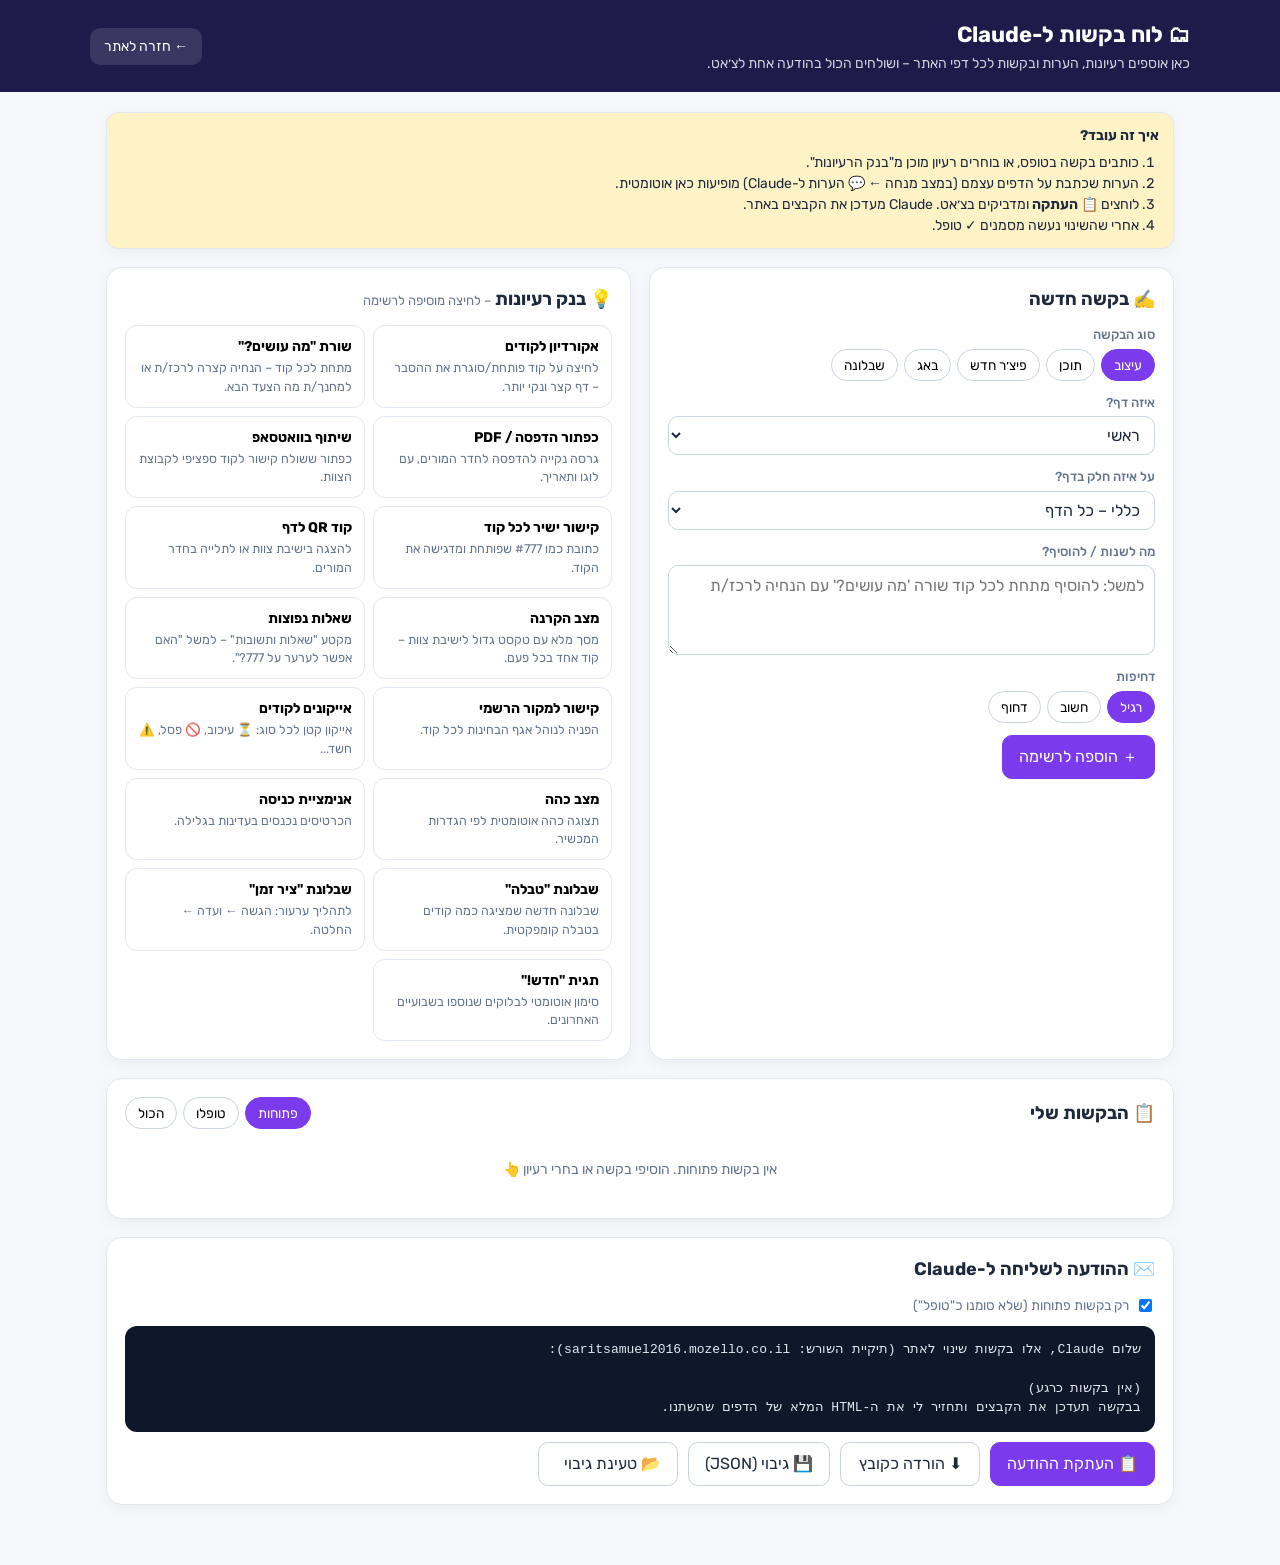
<file: feedback.html>
<!doctype html>
<html lang="he" dir="rtl">
<head>
<meta charset="utf-8">
<meta name="viewport" content="width=device-width,initial-scale=1">
<meta name="robots" content="noindex">
<title>לוח בקשות ל-Claude</title>
<link rel="preconnect" href="https://fonts.googleapis.com">
<link rel="preconnect" href="https://fonts.gstatic.com" crossorigin>
<link href="https://fonts.googleapis.com/css2?family=Rubik:wght@400;500;700&display=swap" rel="stylesheet">
<style>
:root{--bg:#f6f8fb;--surface:#fff;--ink:#1e293b;--soft:#64748b;--line:#e2e8f0;--admin:#7c3aed;--admin-soft:#ede9fe;--warn:#fef3c7;--danger:#dc2626;--ok:#16a34a}
*{box-sizing:border-box}
body{margin:0;background:var(--bg);color:var(--ink);font-family:'Rubik',Arial,sans-serif;line-height:1.5}
button,input,select,textarea{font:inherit}
header.top{background:#1e1b4b;color:#fff;padding:18px 16px}
header.top .in{max-width:1100px;margin:0 auto;display:flex;justify-content:space-between;align-items:center;gap:12px;flex-wrap:wrap}
header.top h1{margin:0;font-size:22px}
header.top p{margin:2px 0 0;opacity:.8;font-size:14px}
header.top a{color:#fff;background:rgba(255,255,255,.12);padding:8px 14px;border-radius:10px;text-decoration:none;font-size:14px}
.wrap{max-width:1100px;margin:0 auto;padding:20px 16px 60px;display:grid;grid-template-columns:1fr 1fr;gap:18px}
@media (max-width:860px){.wrap{grid-template-columns:1fr}}
.card{background:var(--surface);border:1px solid var(--line);border-radius:16px;padding:18px;box-shadow:0 4px 14px rgba(15,23,42,.05)}
.card h2{margin:0 0 12px;font-size:18px}
.span2{grid-column:1/-1}
.field{display:flex;flex-direction:column;gap:4px;margin-bottom:12px}
.field label,.lbl{font-size:13px;font-weight:500;color:var(--soft)}
input[type=text],select,textarea{border:1px solid #cbd5e1;border-radius:10px;padding:8px 10px;width:100%;background:#fff;color:var(--ink)}
textarea{min-height:90px;resize:vertical}
.chips{display:flex;gap:6px;flex-wrap:wrap}
.chip{border:1px solid #cbd5e1;background:#fff;border-radius:999px;padding:5px 12px;cursor:pointer;font-size:13.5px}
.chip[aria-pressed="true"]{background:var(--admin);border-color:var(--admin);color:#fff}
.row{display:flex;gap:10px;flex-wrap:wrap}.row>*{flex:1;min-width:140px}
.btn{border:1px solid #cbd5e1;background:#fff;color:var(--ink);border-radius:10px;padding:9px 16px;cursor:pointer}
.btn:hover{background:#f1f5f9}
.btn.primary{background:var(--admin);border-color:var(--admin);color:#fff}
.btn.primary:hover{background:#6d28d9}
.btn.small{padding:4px 10px;font-size:12.5px;border-radius:8px}
.btn.danger{color:var(--danger)}
.ideas{display:grid;grid-template-columns:repeat(auto-fill,minmax(200px,1fr));gap:8px}
.idea{border:1px solid var(--line);border-radius:12px;padding:10px 12px;cursor:pointer;background:#fff;text-align:right;display:flex;flex-direction:column;gap:2px}
.idea:hover{border-color:var(--admin);background:var(--admin-soft)}
.idea b{font-size:14px}.idea span{font-size:12.5px;color:var(--soft)}
.idea.added{opacity:.5}
.toolbar{display:flex;gap:8px;flex-wrap:wrap;align-items:center;margin-bottom:10px}
.toolbar .grow{flex:1}
.req{border:1px solid var(--line);border-radius:12px;padding:10px 12px;margin-bottom:8px;display:flex;gap:10px;align-items:flex-start;background:#fff}
.req.done{opacity:.55}.req.done .txt{text-decoration:line-through}
.req .main{flex:1;min-width:0}
.req .meta{font-size:12px;color:var(--soft);display:flex;gap:6px;flex-wrap:wrap;margin-bottom:2px}
.tag{border-radius:6px;padding:1px 7px;font-size:11.5px;font-weight:500;background:#f1f5f9}
.tag.p-חשוב{background:#fef3c7;color:#92400e}.tag.p-דחוף{background:#fee2e2;color:#991b1b}
.tag.src{background:#e0f2fe;color:#075985}
.req .txt{font-size:14.5px;white-space:pre-wrap;word-break:break-word}
.req .acts{display:flex;gap:4px;flex-shrink:0}
.empty{color:var(--soft);text-align:center;padding:20px;font-size:14px}
pre.out{background:#0f172a;color:#e2e8f0;border-radius:12px;padding:14px;white-space:pre-wrap;word-break:break-word;max-height:420px;overflow:auto;font-size:13px;direction:rtl;text-align:right;margin:0 0 10px}
.check{display:flex;gap:6px;align-items:center;font-size:13.5px;color:var(--soft);margin-bottom:10px}
.how{background:var(--warn);border-radius:12px;padding:12px 14px;font-size:14px}
.how ol{margin:6px 0 0;padding-inline-start:20px}
.toast{position:fixed;bottom:20px;left:50%;transform:translateX(-50%);background:#1e1b4b;color:#fff;padding:10px 18px;border-radius:12px;z-index:30;font-size:14px}
.toast.ok{background:var(--ok)}
</style>
</head>
<body>
<header class="top">
  <div class="in">
    <div>
      <h1>🗂 לוח בקשות ל-Claude</h1>
      <p>כאן אוספים רעיונות, הערות ובקשות לכל דפי האתר – ושולחים הכול בהודעה אחת לצ׳אט.</p>
    </div>
    <a href="index.html">← חזרה לאתר</a>
  </div>
</header>

<div class="wrap">
  <section class="card span2 how">
    <b>איך זה עובד?</b>
    <ol>
      <li>כותבים בקשה בטופס, או בוחרים רעיון מוכן מ"בנק הרעיונות".</li>
      <li>הערות שכתבת על הדפים עצמם (במצב מנחה ← 💬 הערות ל-Claude) מופיעות כאן אוטומטית.</li>
      <li>לוחצים <b>📋 העתקה</b> ומדביקים בצ׳אט. Claude מעדכן את הקבצים באתר.</li>
      <li>אחרי שהשינוי נעשה מסמנים ✓ טופל.</li>
    </ol>
  </section>

  <section class="card">
    <h2>✍️ בקשה חדשה</h2>
    <div class="field">
      <span class="lbl">סוג הבקשה</span>
      <div class="chips" id="catChips"></div>
    </div>
    <div class="field">
      <label for="page">איזה דף?</label>
      <select id="page"></select>
    </div>
    <div class="field">
      <label for="target">על איזה חלק בדף?</label>
      <select id="target"></select>
    </div>
    <div class="field">
      <label for="text">מה לשנות / להוסיף?</label>
      <textarea id="text" placeholder="למשל: להוסיף מתחת לכל קוד שורה 'מה עושים?' עם הנחיה לרכז/ת"></textarea>
    </div>
    <div class="field">
      <span class="lbl">דחיפות</span>
      <div class="chips" id="priChips"></div>
    </div>
    <button class="btn primary" id="addBtn" type="button">＋ הוספה לרשימה</button>
  </section>

  <section class="card">
    <h2>💡 בנק רעיונות <span style="font-size:13px;color:var(--soft);font-weight:400">– לחיצה מוסיפה לרשימה</span></h2>
    <div class="ideas" id="ideas"></div>
  </section>

  <section class="card span2">
    <div class="toolbar">
      <h2 style="margin:0">📋 הבקשות שלי</h2>
      <span class="grow"></span>
      <div class="chips" id="filterChips"></div>
    </div>
    <div id="list"></div>
  </section>

  <section class="card span2">
    <h2>✉️ ההודעה לשליחה ל-Claude</h2>
    <label class="check"><input type="checkbox" id="onlyOpen" checked> רק בקשות פתוחות (שלא סומנו כ"טופל")</label>
    <pre class="out" id="out"></pre>
    <div class="row" style="flex:0">
      <button class="btn primary" id="copyBtn" type="button" style="flex:0 0 auto">📋 העתקת ההודעה</button>
      <button class="btn" id="mdBtn" type="button" style="flex:0 0 auto">⬇ הורדה כקובץ</button>
      <button class="btn" id="exportBtn" type="button" style="flex:0 0 auto">💾 גיבוי (JSON)</button>
      <label class="btn" style="flex:0 0 auto">📂 טעינת גיבוי<input type="file" id="importFile" accept="application/json" hidden></label>
    </div>
  </section>
</div>

<script>
(function () {
'use strict';
var KEYS = { requests: 'sarit.claude.requests' };
var PAGES = [
  ['index.html', 'ראשי', ['באנר הפתיחה', 'הספר והקישורים']],
  ['page-22/index.html', 'חטיבת ביניים', ['כרטיסי הקישורים', 'חלון קופץ', 'מבחני תנופה']],
  ['page-1/index.html', 'חטיבה עליונה', ['כרטיסי הקישורים', 'חלון קופץ', 'קטגוריה בחלון']],
  ['--3/index.html', 'אתר המפמ"ר', ['שורות הקישורים']],
  ['httpsexamseducationgovil/index.html', 'אגף הבחינות', ['כפתור הקישור']],
  ['page-11/index.html', 'קודים לבגרויות', ['קוד 444 – עיכוב', 'קוד 666 – חסם', 'קוד 777 – חשד', 'קוד 888 – עיכוב מנהלי', 'קוד 999 – פסל']],
  ['page-3/index.html', 'יומן שנה', ['לוח השנה', 'משימות החודש', 'חגים ואירועים']],
  ['*', 'כל האתר', ['עיצוב כללי', 'תפריט הניווט', 'השעון בכותרת', 'מצב העריכה (למנחה)', 'שבלונות']]
];
var CATS = ['עיצוב', 'תוכן', 'פיצ׳ר חדש', 'באג', 'שבלונה'];
var PRIS = ['רגיל', 'חשוב', 'דחוף'];
var IDEAS = [
  ['פיצ׳ר חדש', 'אקורדיון לקודים', 'לחיצה על קוד פותחת/סוגרת את ההסבר – דף קצר ונקי יותר.'],
  ['פיצ׳ר חדש', 'שורת "מה עושים?"', 'מתחת לכל קוד – הנחיה קצרה לרכז/ת או למחנך/ת מה הצעד הבא.'],
  ['פיצ׳ר חדש', 'כפתור הדפסה / PDF', 'גרסה נקייה להדפסה לחדר המורים, עם לוגו ותאריך.'],
  ['פיצ׳ר חדש', 'שיתוף בוואטסאפ', 'כפתור ששולח קישור לקוד ספציפי לקבוצת הצוות.'],
  ['פיצ׳ר חדש', 'קישור ישיר לכל קוד', 'כתובת כמו ‎#777 שפותחת ומדגישה את הקוד.'],
  ['פיצ׳ר חדש', 'קוד QR לדף', 'להצגה בישיבת צוות או לתלייה בחדר המורים.'],
  ['פיצ׳ר חדש', 'מצב הקרנה', 'מסך מלא עם טקסט גדול לישיבת צוות – קוד אחד בכל פעם.'],
  ['פיצ׳ר חדש', 'שאלות נפוצות', 'מקטע "שאלות ותשובות" – למשל "האם אפשר לערער על 777?".'],
  ['תוכן', 'קישור למקור הרשמי', 'הפניה לנוהל אגף הבחינות לכל קוד.'],
  ['עיצוב', 'אייקונים לקודים', 'אייקון קטן לכל סוג: ⏳ עיכוב, 🚫 פסל, ⚠️ חשד...'],
  ['עיצוב', 'מצב כהה', 'תצוגה כהה אוטומטית לפי הגדרות המכשיר.'],
  ['עיצוב', 'אנימציית כניסה', 'הכרטיסים נכנסים בעדינות בגלילה.'],
  ['שבלונה', 'שבלונת "טבלה"', 'שבלונה חדשה שמציגה כמה קודים בטבלה קומפקטית.'],
  ['שבלונה', 'שבלונת "ציר זמן"', 'לתהליך ערעור: הגשה ← ועדה ← החלטה.'],
  ['פיצ׳ר חדש', 'תגית "חדש!"', 'סימון אוטומטי לבלוקים שנוספו בשבועיים האחרונים.']
];

function get(k, fb) { try { var v = localStorage.getItem(k); return v == null ? fb : JSON.parse(v); } catch (e) { return fb; } }
function set(k, v) { try { localStorage.setItem(k, JSON.stringify(v)); } catch (e) { toast('לא ניתן לשמור בדפדפן הזה'); } }
function $(s) { return document.querySelector(s); }
function el(tag, attrs) {
  var n = document.createElement(tag);
  Object.keys(attrs || {}).forEach(function (k) {
    var v = attrs[k]; if (v == null || v === false) return;
    if (k === 'text') n.textContent = v; else if (k.slice(0, 2) === 'on') n.addEventListener(k.slice(2), v); else n.setAttribute(k, v === true ? '' : v);
  });
  for (var i = 2; i < arguments.length; i++) { var c = arguments[i]; if (c != null) n.appendChild(typeof c === 'string' ? document.createTextNode(c) : c); }
  return n;
}
function uid() { return 'r' + Date.now().toString(36) + Math.random().toString(36).slice(2, 6); }

var reqs = get(KEYS.requests, []);
var cat = CATS[0], pri = PRIS[0], filter = 'פתוחות';

function chips(box, items, current, onPick) {
  box.replaceChildren.apply(box, items.map(function (c) {
    return el('button', { type: 'button', class: 'chip', 'aria-pressed': String(c === current), text: c, onclick: function () { onPick(c); } });
  }));
}
function drawChips() {
  chips($('#catChips'), CATS, cat, function (c) { cat = c; drawChips(); });
  chips($('#priChips'), PRIS, pri, function (c) { pri = c; drawChips(); });
  chips($('#filterChips'), ['פתוחות', 'טופלו', 'הכול'], filter, function (c) { filter = c; drawChips(); drawList(); });
}
function pageOf(path) { return PAGES.filter(function (p) { return p[0] === path; })[0] || PAGES[PAGES.length - 1]; }
function drawPages() {
  $('#page').replaceChildren.apply($('#page'), PAGES.map(function (p) { return el('option', { value: p[0], text: p[1] }); }));
  $('#page').onchange = drawTargets;
}
function drawTargets() {
  var opts = ['כללי – כל הדף'].concat(pageOf($('#page').value)[2]);
  $('#target').replaceChildren.apply($('#target'), opts.map(function (o) { return el('option', { value: o, text: o }); }));
}
function drawIdeas() {
  $('#ideas').replaceChildren.apply($('#ideas'), IDEAS.map(function (i) {
    var added = reqs.some(function (r) { return r.idea === i[1]; });
    return el('button', { type: 'button', class: 'idea' + (added ? ' added' : ''), title: added ? 'כבר ברשימה' : 'הוספה לרשימה', onclick: function () {
      if (added) return;
      add({ category: i[0], page: '*', pageName: 'כל האתר', target: 'כללי', text: i[1] + ': ' + i[2], priority: 'רגיל', idea: i[1] });
    } }, el('b', { text: (added ? '✓ ' : '') + i[1] }), el('span', { text: i[2] }));
  }));
}
function add(r) {
  reqs.push(Object.assign({ id: uid(), source: 'board', done: false, created: Date.now() }, r));
  save(); toast('נוסף לרשימה ✓', 'ok');
}
function save() { set(KEYS.requests, reqs); drawAll(); }
function drawList() {
  var list = reqs.filter(function (r) { return filter === 'הכול' || (filter === 'טופלו' ? r.done : !r.done); });
  var box = $('#list');
  if (!list.length) { box.replaceChildren(el('div', { class: 'empty', text: filter === 'טופלו' ? 'עדיין אין בקשות שטופלו.' : 'אין בקשות פתוחות. הוסיפי בקשה או בחרי רעיון 👆' })); return; }
  box.replaceChildren.apply(box, list.map(function (r) {
    var cb = el('input', { type: 'checkbox', title: 'טופל', 'aria-label': 'סימון כטופל', checked: r.done, onchange: function () { r.done = cb.checked; save(); } });
    return el('div', { class: 'req' + (r.done ? ' done' : '') },
      cb,
      el('div', { class: 'main' },
        el('div', { class: 'meta' },
          el('span', { class: 'tag', text: r.category }),
          el('span', { class: 'tag p-' + r.priority, text: r.priority }),
          r.source === 'page' ? el('span', { class: 'tag src', text: 'נכתב בדף 📍' }) : null,
          el('span', { text: (r.pageName || pageOf(r.page)[1]) + ' · ' + r.target })),
        el('div', { class: 'txt', text: r.text })),
      el('div', { class: 'acts' },
        el('button', { type: 'button', class: 'btn small', title: 'עריכה', text: '✏️', onclick: function () { var t = prompt('עריכת הבקשה:', r.text); if (t != null && t.trim()) { r.text = t.trim(); save(); } } }),
        el('button', { type: 'button', class: 'btn small danger', title: 'מחיקה', text: '🗑', onclick: function () { if (confirm('למחוק את הבקשה?')) { reqs = reqs.filter(function (x) { return x.id !== r.id; }); save(); } } })));
  }));
}
function message() {
  var list = reqs.filter(function (r) { return !$('#onlyOpen').checked || !r.done; });
  var order = { 'דחוף': 0, 'חשוב': 1, 'רגיל': 2 };
  list = list.slice().sort(function (a, b) { return (order[a.priority] - order[b.priority]) || (a.created - b.created); });
  var L = ['שלום Claude, אלו בקשות שינוי לאתר (תיקיית השורש: saritsamuel2016.mozello.co.il):', ''];
  if (!list.length) L.push('(אין בקשות כרגע)');
  var byPage = {}, n = 0;
  list.forEach(function (r) { var k = r.page || '*'; (byPage[k] = byPage[k] || []).push(r); });
  Object.keys(byPage).forEach(function (p) {
    L.push('## ' + (byPage[p][0].pageName || pageOf(p)[1]) + (p !== '*' ? ' (' + p + ')' : ''));
    byPage[p].forEach(function (r) {
      L.push((++n) + '. [' + r.category + ' · ' + r.priority + '] על: ' + r.target + (r.done ? ' (כבר טופל)' : ''));
      L.push('   ' + r.text.replace(/\n/g, '\n   '));
      if (r.snippet) L.push('   קטע הקוד:', '   ```html', '   ' + r.snippet, '   ```');
    });
    L.push('');
  });
  L.push('בבקשה תעדכן את הקבצים ותחזיר לי את ה-HTML המלא של הדפים שהשתנו.');
  return L.join('\n');
}
function drawOut() { $('#out').textContent = message(); }
function drawAll() { drawList(); drawIdeas(); drawOut(); }

$('#addBtn').onclick = function () {
  var t = $('#text').value.trim();
  if (!t) { $('#text').focus(); return; }
  add({ category: cat, page: $('#page').value, pageName: pageOf($('#page').value)[1], target: $('#target').value, text: t, priority: pri });
  $('#text').value = '';
};
$('#text').addEventListener('keydown', function (e) { if (e.key === 'Enter' && (e.ctrlKey || e.metaKey)) $('#addBtn').click(); });
$('#onlyOpen').onchange = drawOut;
$('#copyBtn').onclick = function () {
  var t = message();
  var ok = function () { toast('הועתק! הדביקי בצ׳אט עם Claude ✨', 'ok'); };
  if (navigator.clipboard && window.isSecureContext) navigator.clipboard.writeText(t).then(ok, legacy); else legacy();
  function legacy() { var r = document.createRange(); r.selectNodeContents($('#out')); var s = getSelection(); s.removeAllRanges(); s.addRange(r); try { document.execCommand('copy'); ok(); } catch (e) { toast('סמני את הטקסט והעתיקי ידנית'); } }
};
function download(name, text, type) {
  var a = el('a', { href: URL.createObjectURL(new Blob([text], { type: type })), download: name });
  document.body.appendChild(a); a.click(); a.remove();
}
$('#mdBtn').onclick = function () { download('בקשות-לClaude.md', message(), 'text/markdown;charset=utf-8'); };
$('#exportBtn').onclick = function () { download('requests-backup.json', JSON.stringify({ requests: reqs }, null, 2), 'application/json'); };
$('#importFile').onchange = function (e) {
  var f = e.target.files[0]; if (!f) return;
  f.text().then(function (txt) {
    var j = JSON.parse(txt), incoming = Array.isArray(j) ? j : (j.requests || []);
    var ids = {}; reqs.forEach(function (r) { ids[r.id] = 1; });
    incoming.forEach(function (r) { if (r && r.id && r.text && !ids[r.id]) reqs.push(r); });
    save(); toast('הגיבוי נטען ✓', 'ok');
  }).catch(function () { toast('הקובץ לא תקין'); });
  e.target.value = '';
};
window.addEventListener('storage', function (e) {
  if (e.key === KEYS.requests) { reqs = get(KEYS.requests, []); drawAll(); }
});
var tt;
function toast(m, k) {
  var old = document.querySelector('.toast'); if (old) old.remove();
  var t = el('div', { class: 'toast' + (k ? ' ' + k : ''), role: 'status', text: m });
  document.body.appendChild(t); clearTimeout(tt); tt = setTimeout(function () { t.remove(); }, 2800);
}

drawChips(); drawPages(); drawTargets(); drawAll();
})();
</script>
</body>
</html>
</file>
